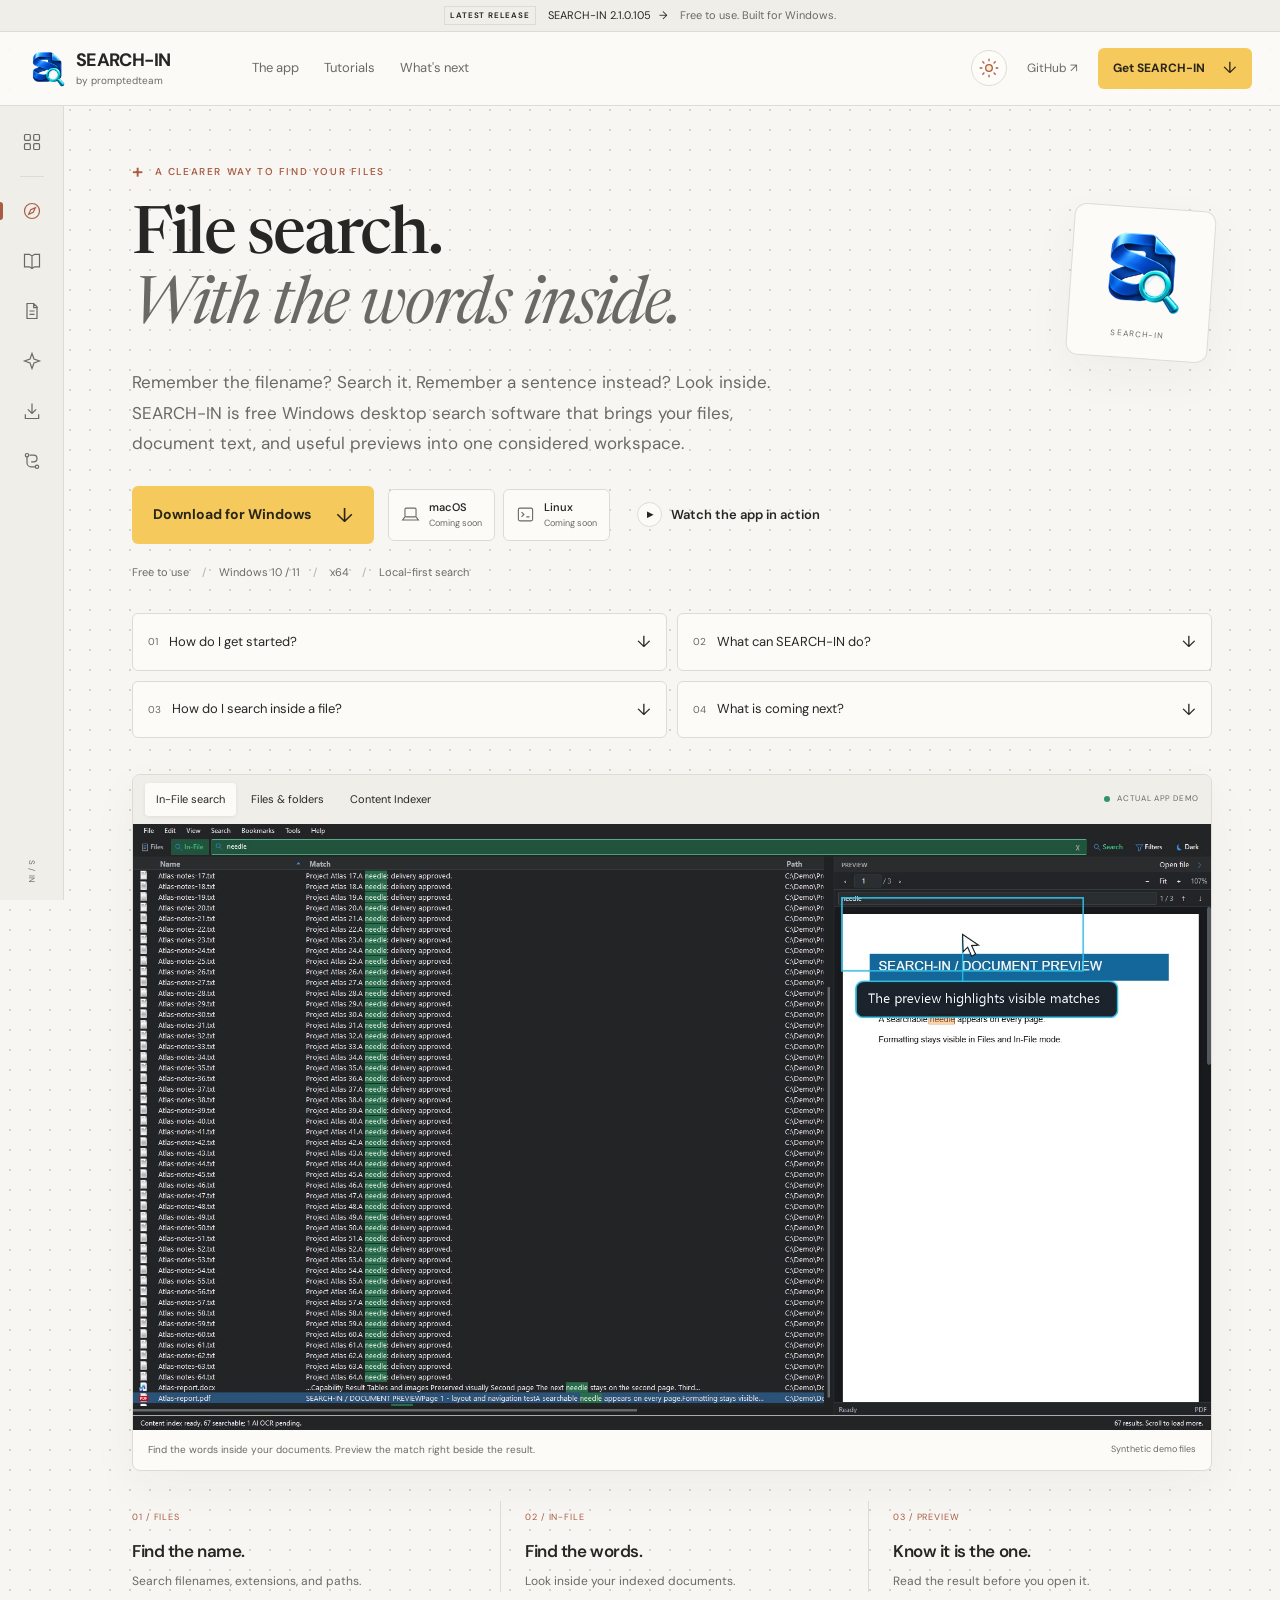
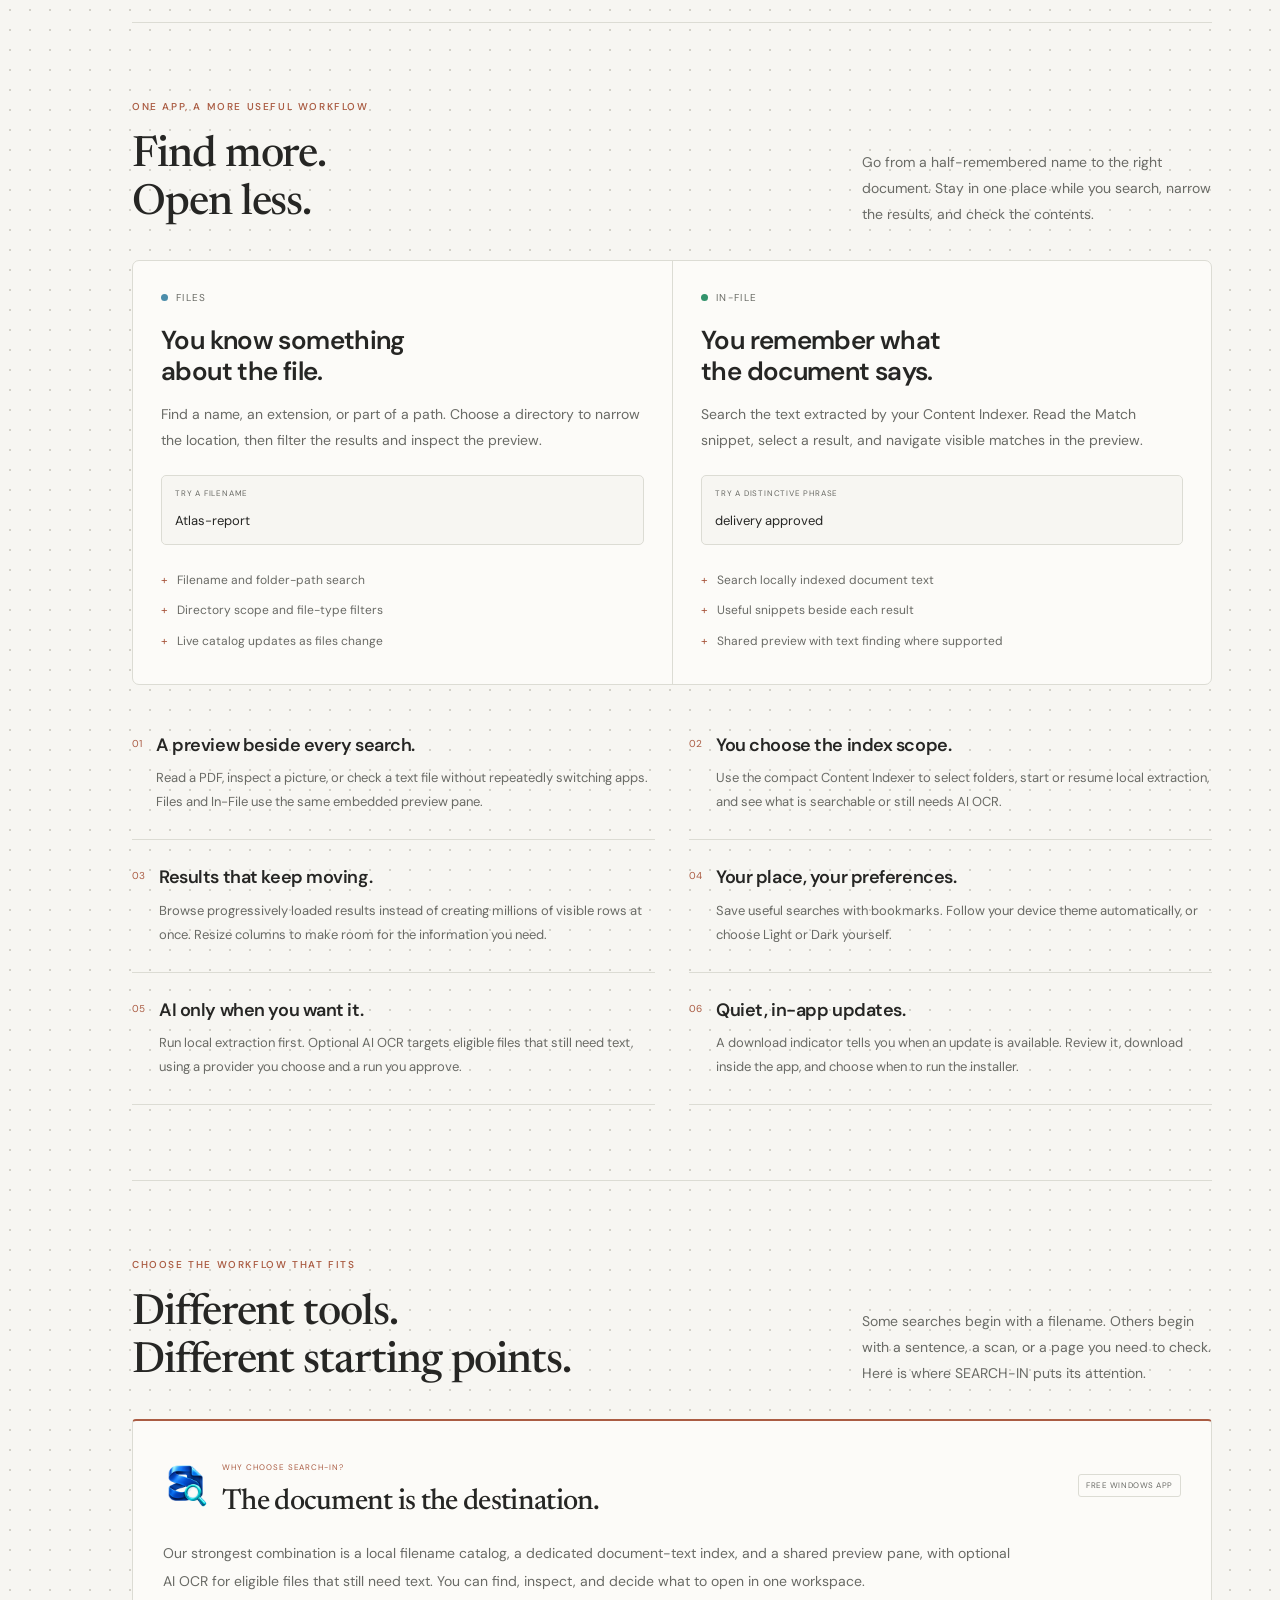
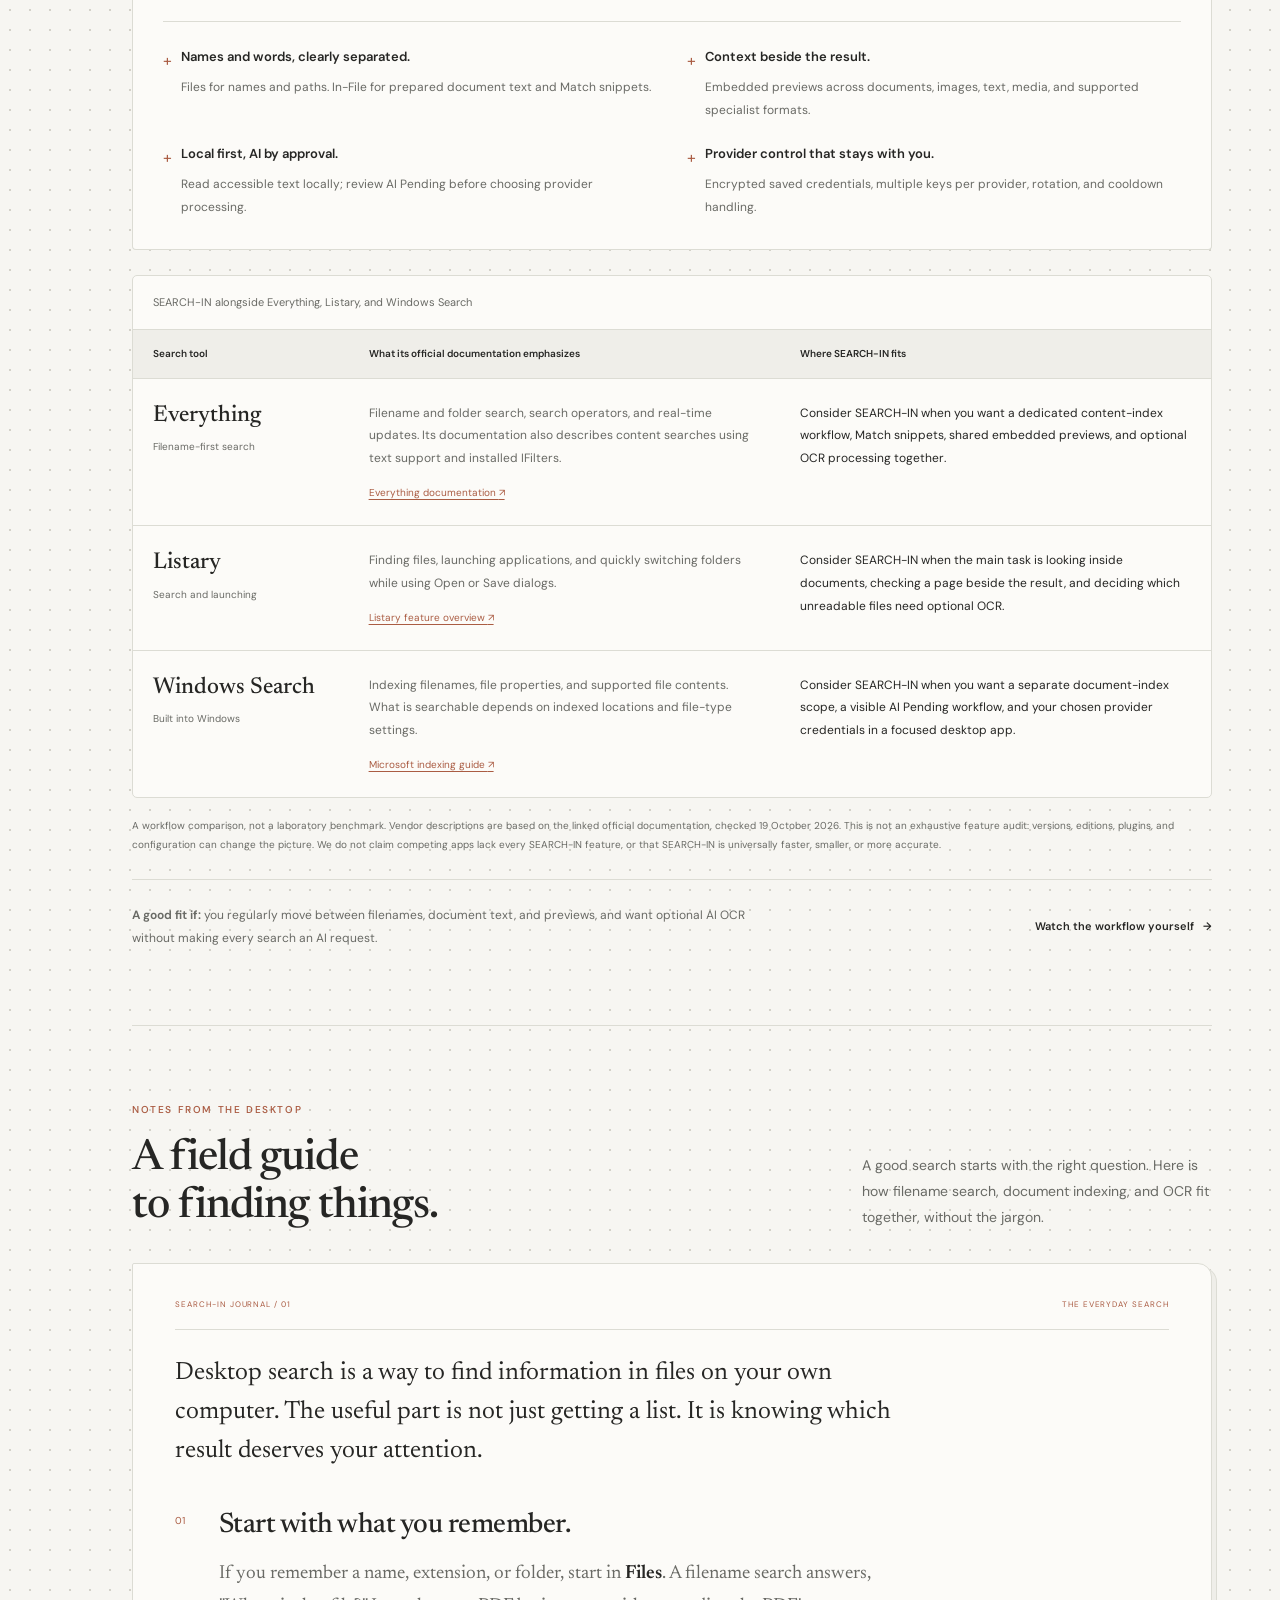
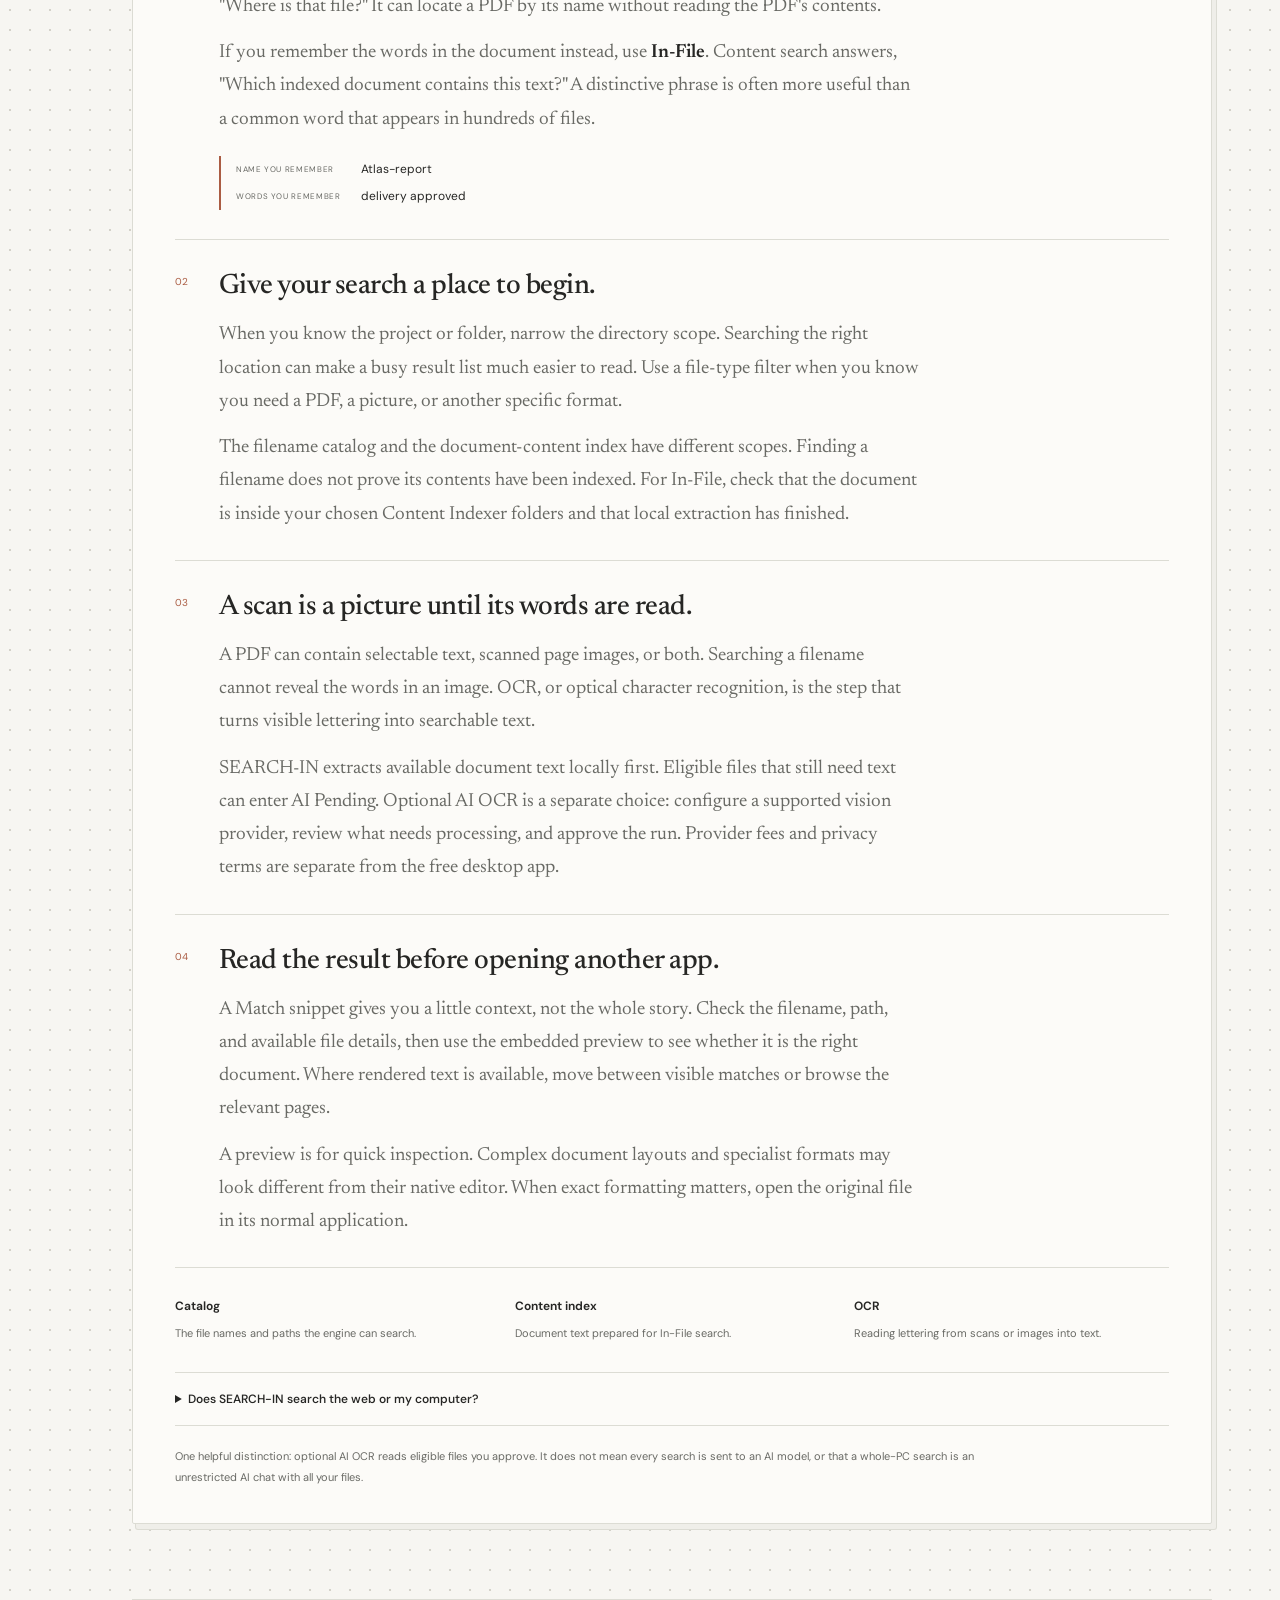
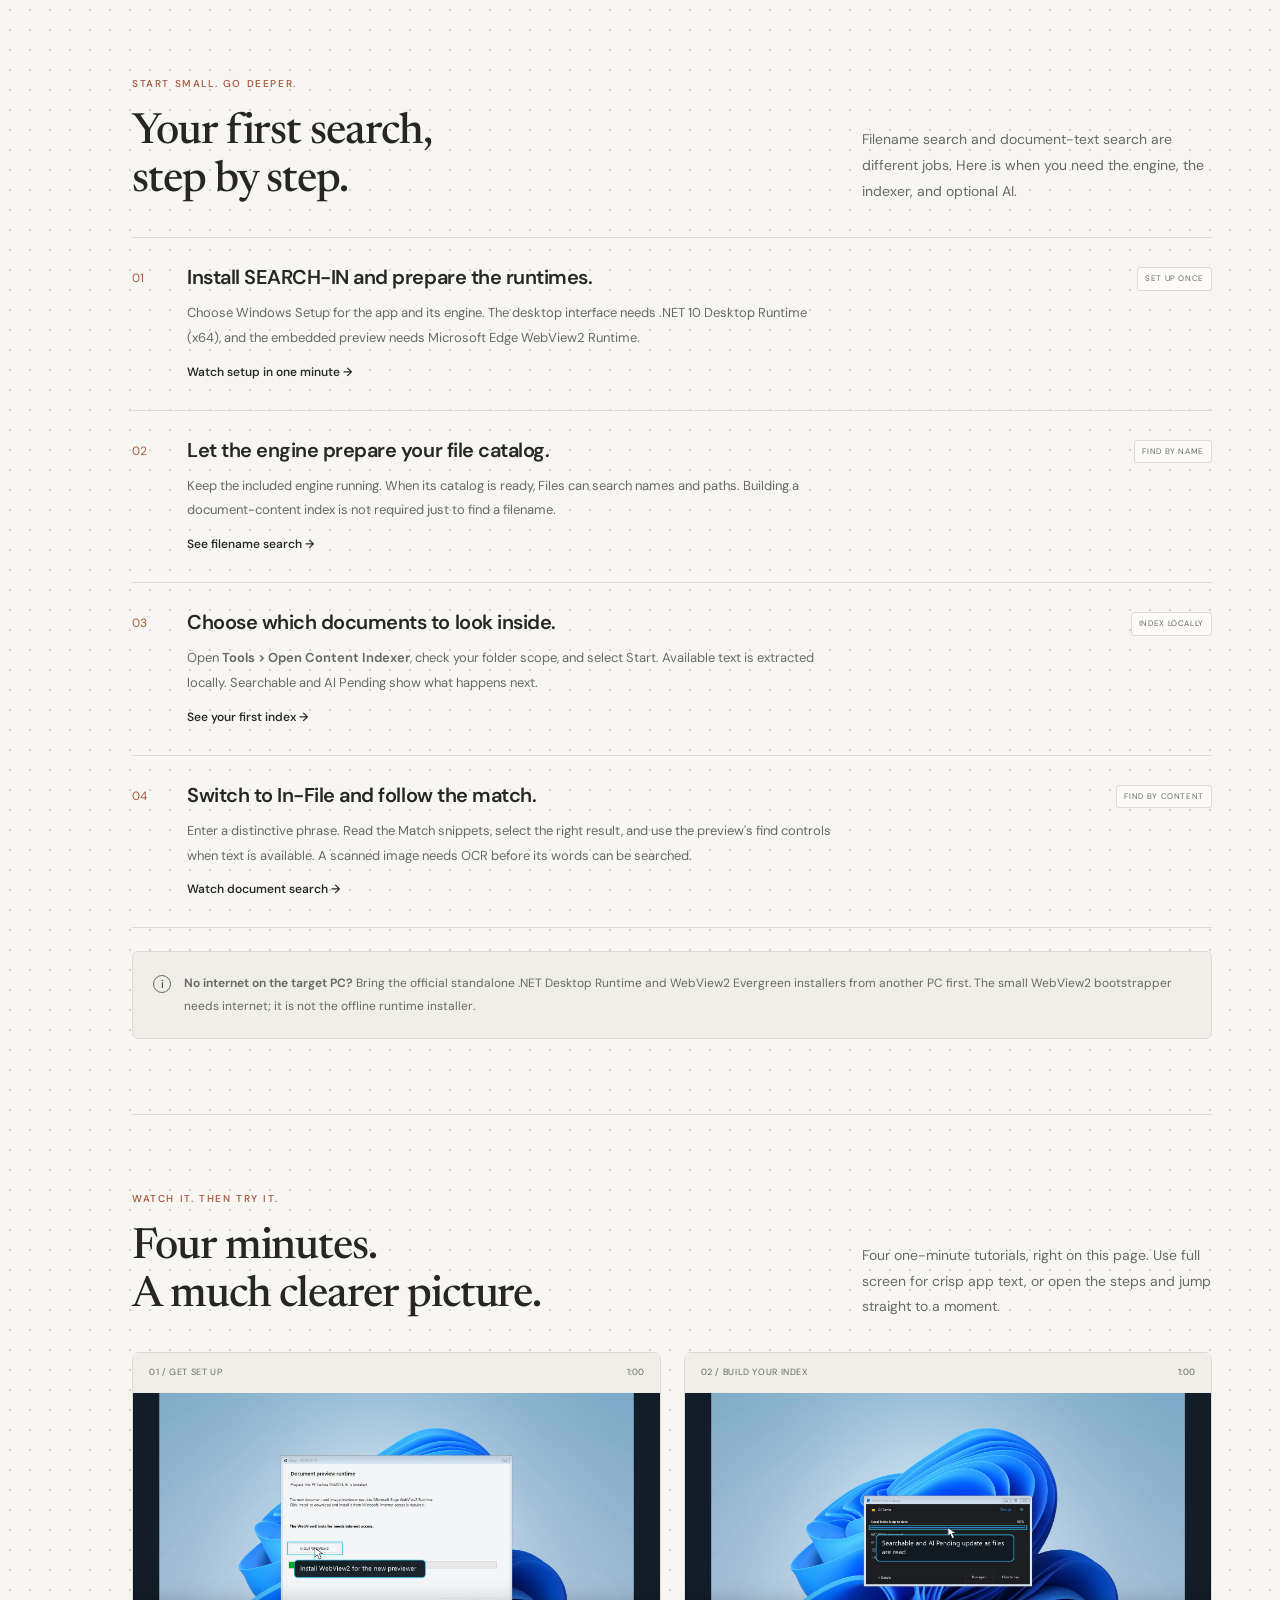
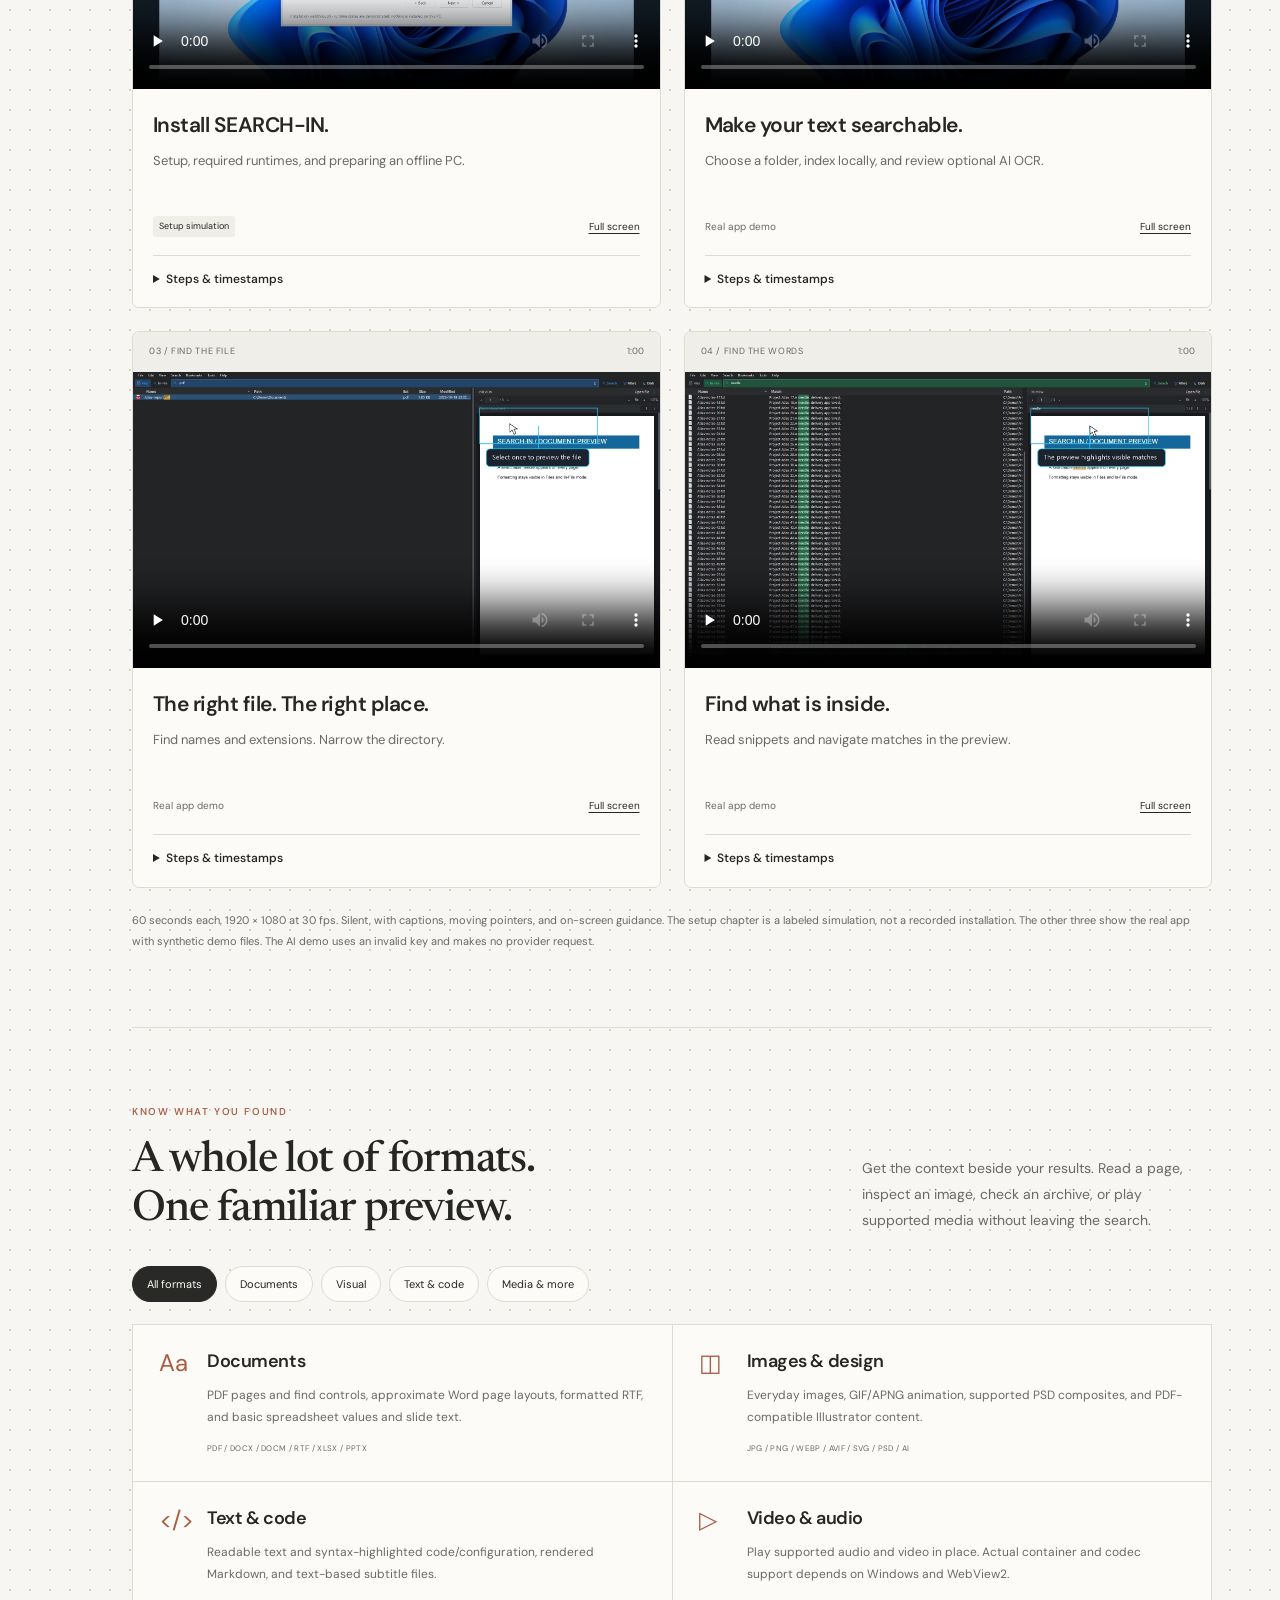
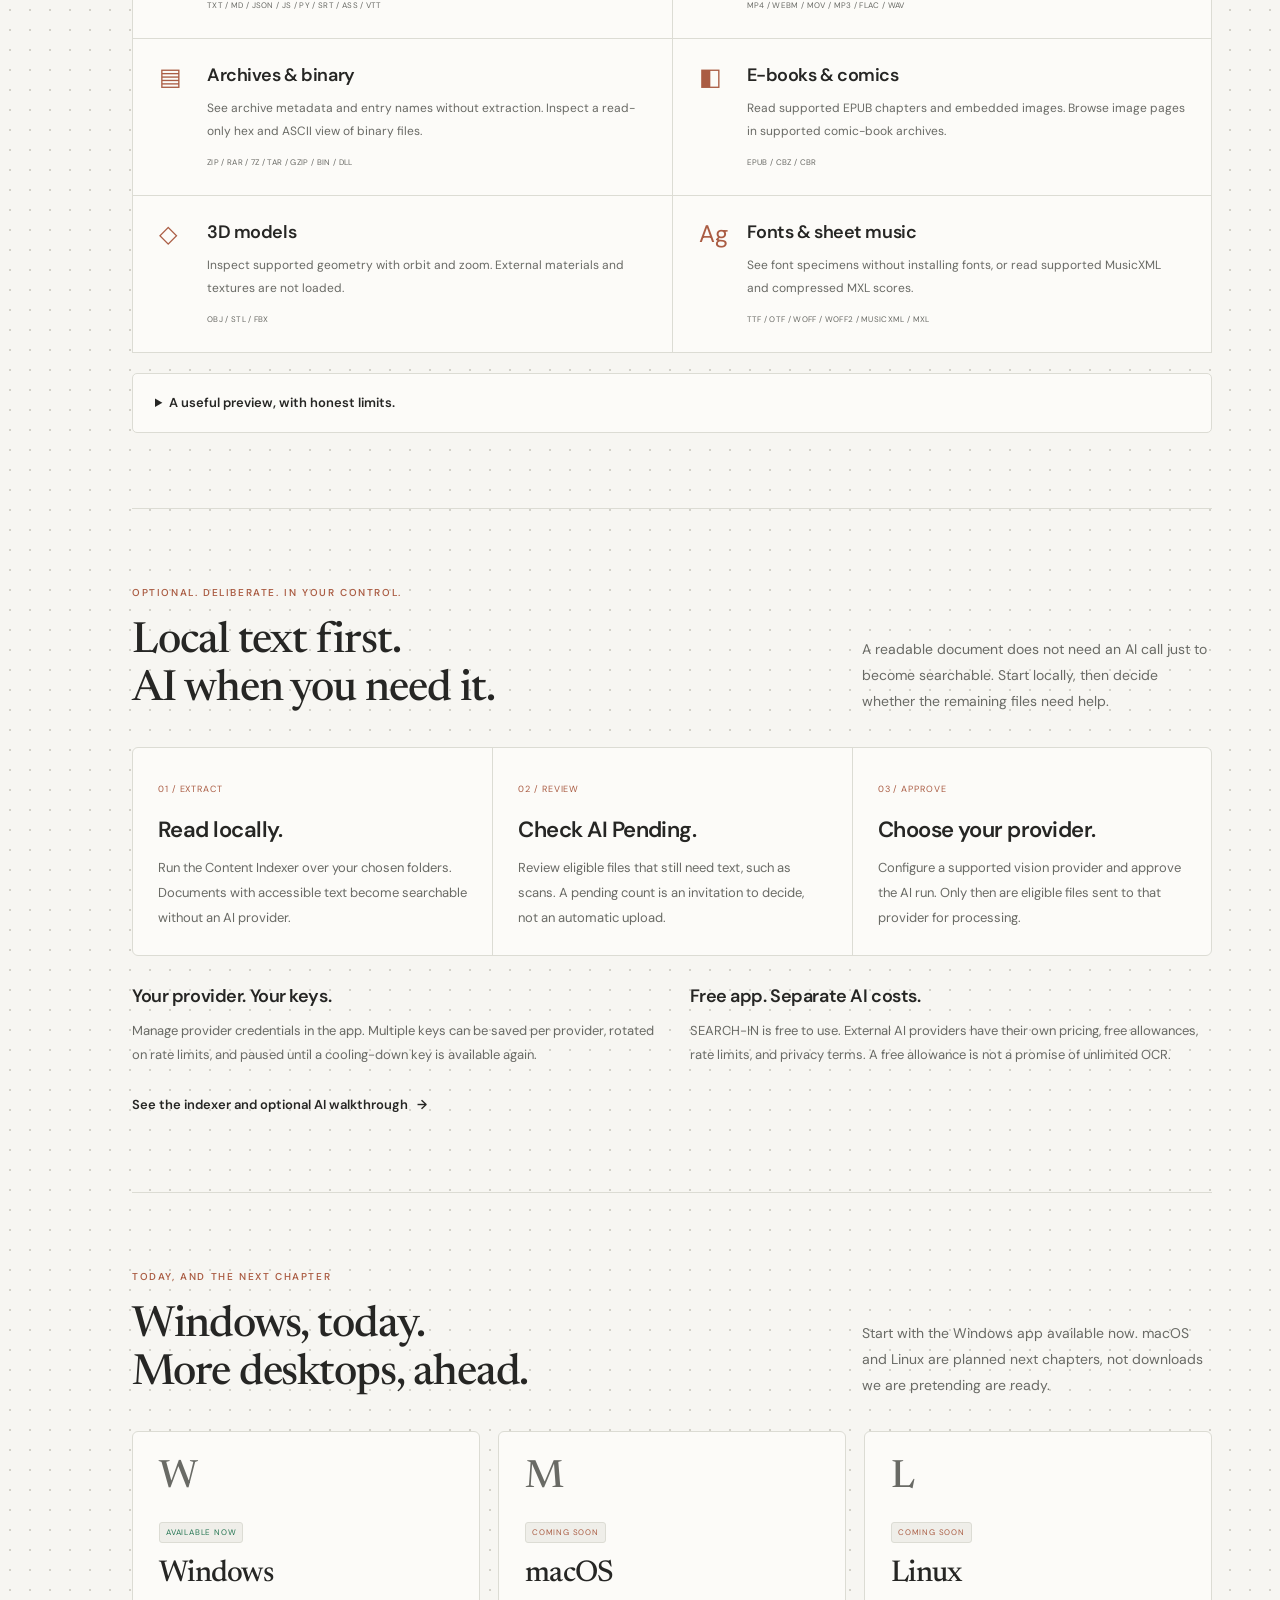
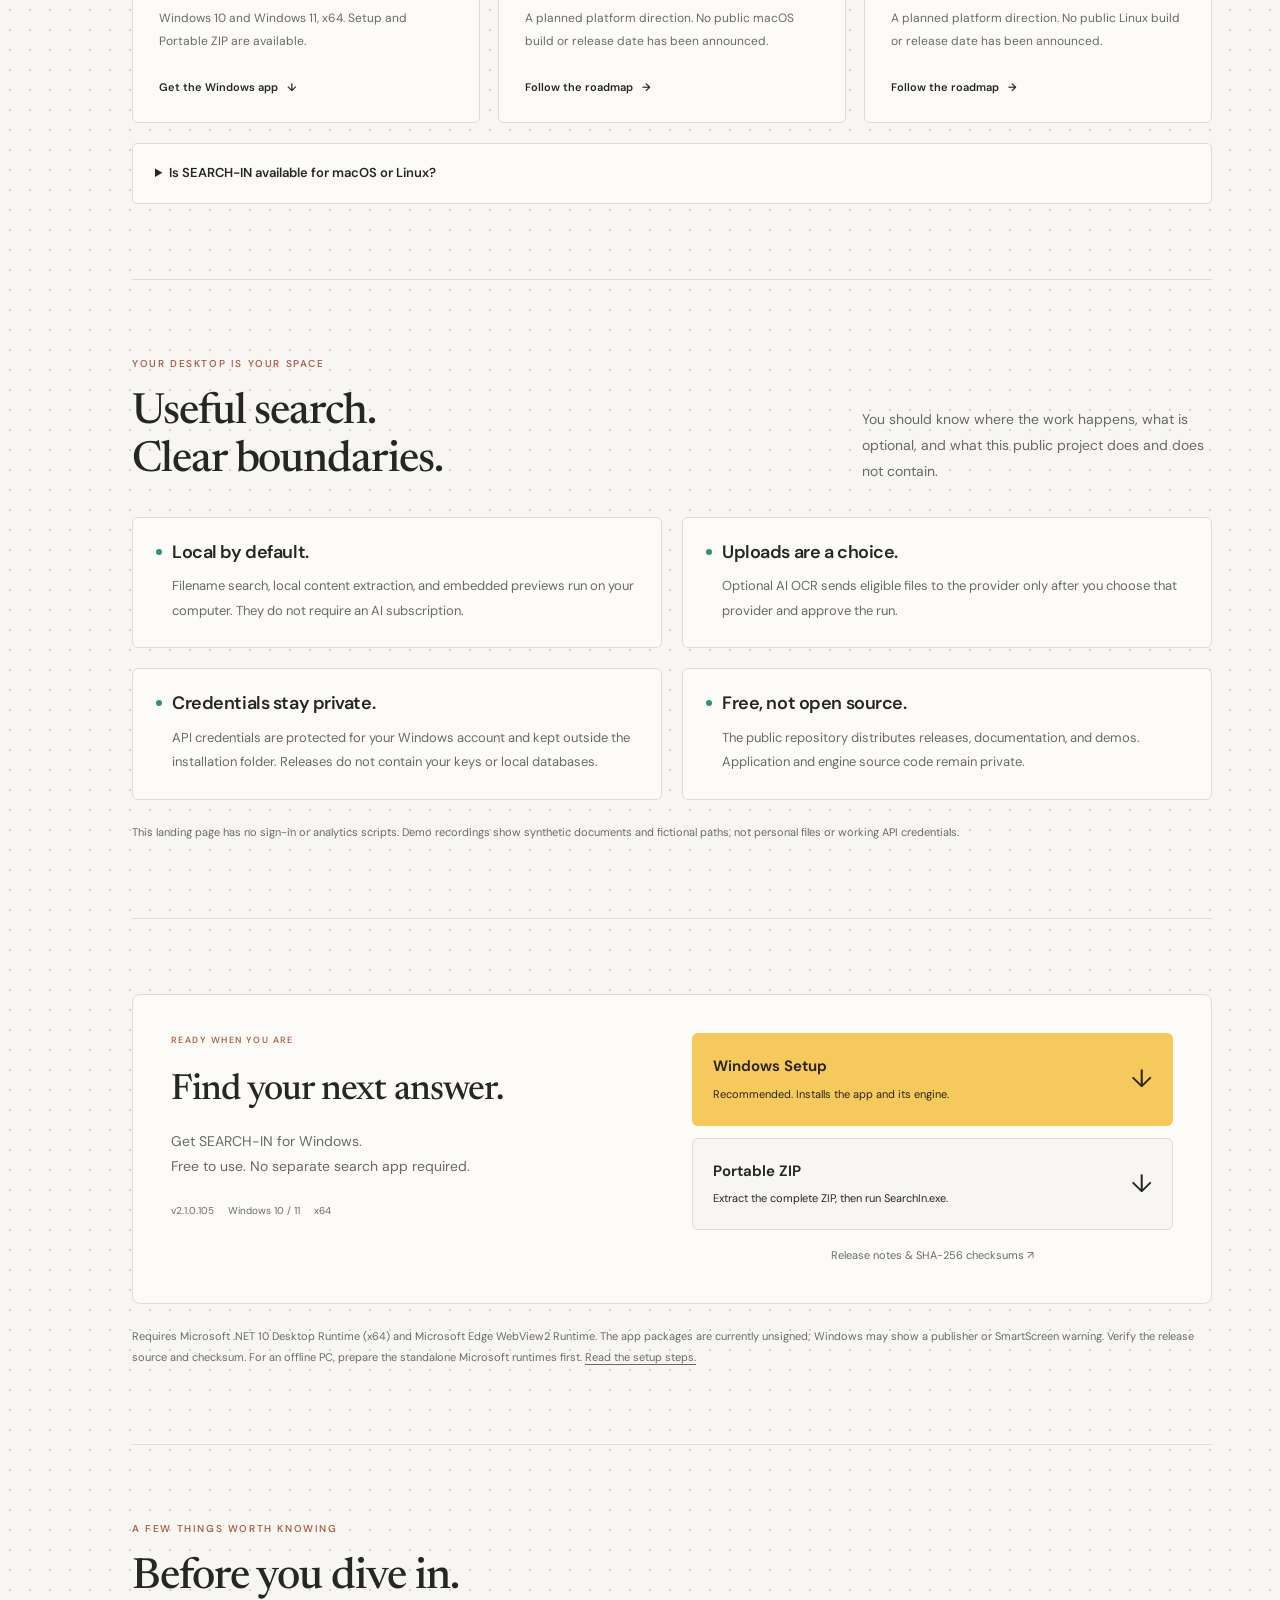
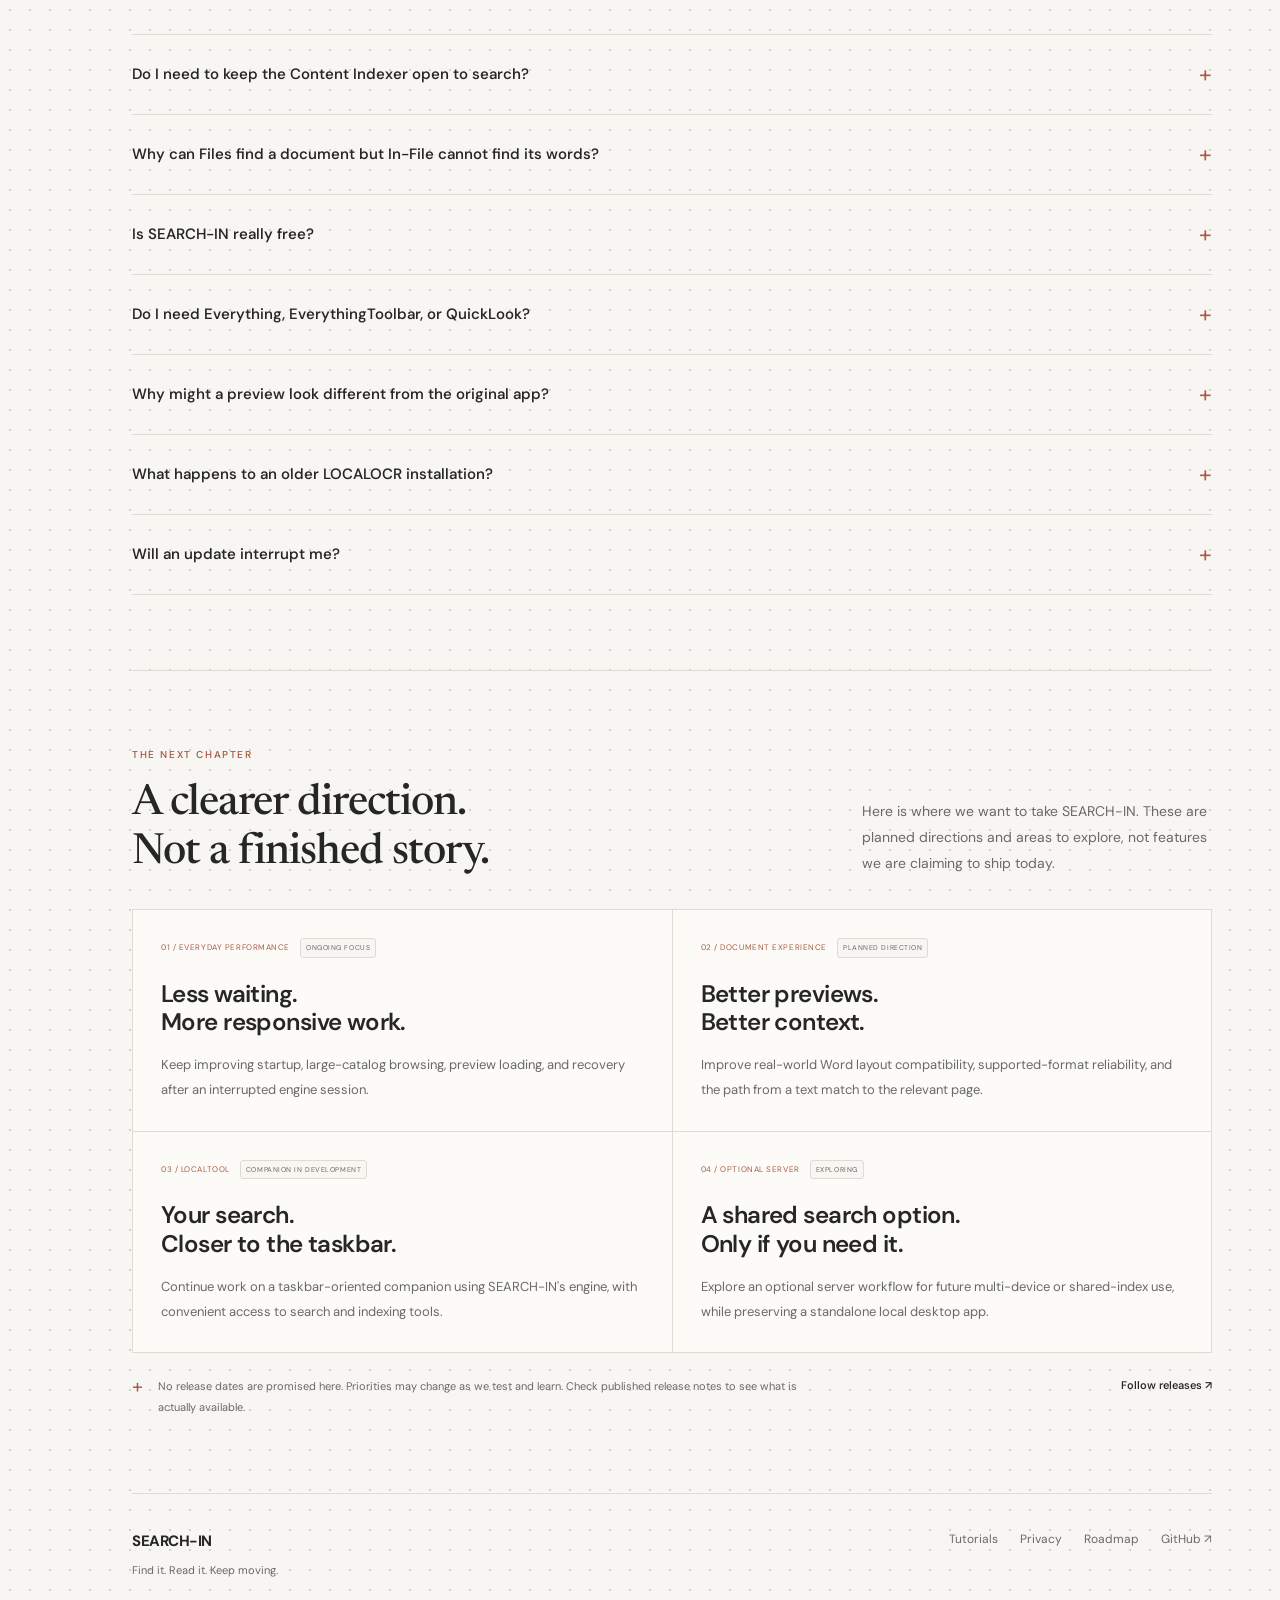
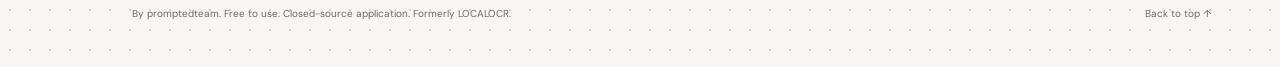
<file: docs/index.html>
<!doctype html>
<html lang="en">
<head>
  <meta charset="utf-8">
  <meta name="viewport" content="width=device-width, initial-scale=1">
  <meta name="description" content="Find files and search text inside documents with SEARCH-IN, free Windows desktop search software with local indexing, previews, and optional AI OCR.">
  <meta name="robots" content="index,follow,max-image-preview:large,max-snippet:-1,max-video-preview:-1">
  <meta name="author" content="promptedteam">
  <meta name="theme-color" content="#f7f6f2">
  <meta property="og:title" content="SEARCH-IN | Free Windows File Search &amp; Document Search">
  <meta property="og:description" content="Free Windows file search, document content search, rich previews, and optional AI OCR. Find your next answer without opening every file.">
  <meta property="og:type" content="website">
  <meta property="og:url" content="https://searchin.pages.dev/">
  <meta property="og:image" content="https://searchin.pages.dev/tutorials/posters/04-in-file-and-preview.jpg">
  <meta property="og:image:alt" content="SEARCH-IN desktop search showing indexed text results and a document preview with synthetic demo files.">
  <meta property="og:image:width" content="1920">
  <meta property="og:image:height" content="1080">
  <meta property="og:site_name" content="SEARCH-IN">
  <meta property="og:locale" content="en_US">
  <meta name="twitter:card" content="summary_large_image">
  <meta name="twitter:title" content="SEARCH-IN | Free Windows File Search &amp; Document Search">
  <meta name="twitter:description" content="Search filenames, find words inside indexed documents, and preview results. Free Windows software. macOS and Linux coming soon.">
  <meta name="twitter:image" content="https://searchin.pages.dev/tutorials/posters/04-in-file-and-preview.jpg">
  <meta name="twitter:image:alt" content="SEARCH-IN file search and embedded document preview.">
  <link rel="canonical" href="https://searchin.pages.dev/">
  <link rel="icon" href="assets/search-in-mark.png" type="image/png">
  <link rel="preload" href="assets/fonts/dm-sans.ttf" as="font" type="font/ttf" crossorigin>
  <link rel="preload" href="assets/fonts/newsreader-latin.woff2" as="font" type="font/woff2" crossorigin>
  <link rel="alternate" type="text/plain" href="llms.txt" title="Machine-readable SEARCH-IN overview">
  <link rel="stylesheet" href="assets/site.css?v=20261020-platforms-compare">
  <script src="assets/theme.js?v=20261020-paper-icons"></script>
  <script src="assets/site.js?v=20261020-paper-icons" defer></script>
  <script type="application/ld+json" id="searchin-structured-data">
  {
    "@context": "https://schema.org",
    "@graph": [
      {"@type":"Organization","@id":"https://searchin.pages.dev/#publisher","name":"promptedteam","url":"https://github.com/promptedteam","logo":"https://searchin.pages.dev/assets/search-in-mark.png"},
      {"@type":"WebSite","@id":"https://searchin.pages.dev/#website","name":"SEARCH-IN","alternateName":"SEARCH-IN desktop search","url":"https://searchin.pages.dev/","inLanguage":"en","publisher":{"@id":"https://searchin.pages.dev/#publisher"}},
      {"@type":"WebPage","@id":"https://searchin.pages.dev/#webpage","url":"https://searchin.pages.dev/","name":"SEARCH-IN | Free Windows File Search & Document Search","description":"Free Windows desktop search software for filenames, indexed document text, embedded previews, and optional AI OCR.","inLanguage":"en","isPartOf":{"@id":"https://searchin.pages.dev/#website"},"about":{"@id":"https://searchin.pages.dev/#application"},"mainEntity":{"@id":"https://searchin.pages.dev/#application"},"publisher":{"@id":"https://searchin.pages.dev/#publisher"}},
      {
        "@type":"SoftwareApplication",
        "@id":"https://searchin.pages.dev/#application",
        "name":"SEARCH-IN",
        "alternateName":"LOCALOCR",
        "url":"https://searchin.pages.dev/",
        "description":"Free, closed-source Windows desktop search software. Find filenames and paths, search indexed document text, preview supported files, and optionally use approved AI OCR runs for eligible files that still need text.",
        "applicationCategory":"UtilitiesApplication",
        "applicationSubCategory":"Desktop search and document search software",
        "operatingSystem":"Windows 10, Windows 11",
        "processorRequirements":"x64",
        "softwareVersion":"2.1.0.105",
        "softwareRequirements":"Microsoft .NET 10 Desktop Runtime (x64); Microsoft Edge WebView2 Runtime",
        "isAccessibleForFree":true,
        "offers":{"@type":"Offer","price":"0","priceCurrency":"USD","url":"https://searchin.pages.dev/#download","description":"The desktop application is free to use. Optional third-party AI provider usage may incur separate fees."},
        "downloadUrl":"https://github.com/promptedteam/searchin/releases/download/2.1.0.105/SEARCH-IN-2.1.0.105-Setup.exe",
        "installUrl":"https://searchin.pages.dev/#start",
        "releaseNotes":"https://github.com/promptedteam/searchin/releases/tag/2.1.0.105",
        "screenshot":"https://searchin.pages.dev/tutorials/posters/04-in-file-and-preview.jpg",
        "image":"https://searchin.pages.dev/assets/search-in-mark.png",
        "publisher":{"@id":"https://searchin.pages.dev/#publisher"},
        "sameAs":"https://github.com/promptedteam/searchin",
        "featureList":["Filename and path search","Directory scope and file-type filters","Search inside locally indexed documents","Embedded document and file previews","Optional user-approved AI OCR","Encrypted provider credential storage","Multiple API keys per provider","In-app update downloads"]
      },
      {
        "@type":"FAQPage",
        "@id":"https://searchin.pages.dev/#questions",
        "isPartOf":{"@id":"https://searchin.pages.dev/#webpage"},
        "mainEntity":[
          {"@type":"Question","name":"Is SEARCH-IN really free?","acceptedAnswer":{"@type":"Answer","text":"Yes, SEARCH-IN is free to use. It is a closed-source application, not an open-source project. Optional third-party AI providers may charge for their services or apply usage limits."}},
          {"@type":"Question","name":"Does SEARCH-IN search the web or my computer?","acceptedAnswer":{"@type":"Answer","text":"SEARCH-IN is desktop search software for your local files. Files searches names and paths; In-File searches text prepared by the Content Indexer. It is not a web search engine or a browser extension."}},
          {"@type":"Question","name":"Is SEARCH-IN available for macOS or Linux?","acceptedAnswer":{"@type":"Answer","text":"macOS and Linux are coming soon as planned platform directions. Only Windows 10 and Windows 11 x64 downloads are available today. There is no announced release date for either new platform."}},
          {"@type":"Question","name":"Do I need to keep the Content Indexer open to search?","acceptedAnswer":{"@type":"Answer","text":"You need the engine running to use its search catalog. The Content Indexer prepares document text; its window does not need to stay open just to search content that has already been indexed."}}
        ]
      }
    ]
  }
  </script>
  <title>SEARCH-IN | Free Windows File Search &amp; Document Search</title>
</head>
<body>
  <a class="skip-link" href="#main">Skip to content</a>
  <svg class="icon-definitions" aria-hidden="true" focusable="false" xmlns="http://www.w3.org/2000/svg"><defs>
    <symbol id="icon-grid" viewBox="0 0 24 24"><rect x="3" y="3" width="7" height="7" rx="1.3"/><rect x="14" y="3" width="7" height="7" rx="1.3"/><rect x="3" y="14" width="7" height="7" rx="1.3"/><rect x="14" y="14" width="7" height="7" rx="1.3"/></symbol>
    <symbol id="icon-compass" viewBox="0 0 24 24"><circle cx="12" cy="12" r="9"/><path d="m16 8-2.5 5.5L8 16l2.5-5.5Z"/></symbol>
    <symbol id="icon-book" viewBox="0 0 24 24"><path d="M3 4h6l3 2 3-2h6v15h-6l-3 2-3-2H3Z M12 6v15"/></symbol>
    <symbol id="icon-file" viewBox="0 0 24 24"><path d="M6 3h8l4 4v14H6Z M14 3v5h5 M9 12h6 M9 16h6"/></symbol>
    <symbol id="icon-spark" viewBox="0 0 24 24"><path d="m12 3 2.4 6.6L21 12l-6.6 2.4L12 21l-2.4-6.6L3 12l6.6-2.4Z"/></symbol>
    <symbol id="icon-download" viewBox="0 0 24 24"><path d="M12 3v12m-5-5 5 5 5-5 M4 16v5h16v-5"/></symbol>
    <symbol id="icon-route" viewBox="0 0 24 24"><circle cx="6" cy="5" r="2"/><circle cx="18" cy="19" r="2"/><path d="M6 7v7a5 5 0 0 0 5 5h5 M9 5h5a4 4 0 0 1 0 8h-3"/></symbol>
    <symbol id="icon-chevron" viewBox="0 0 24 24"><path d="m9 5 7 7-7 7"/></symbol>
    <symbol id="icon-close" viewBox="0 0 24 24"><path d="m6 6 12 12M18 6 6 18"/></symbol>
    <symbol id="icon-laptop" viewBox="0 0 24 24"><rect x="5" y="4" width="14" height="11" rx="1.5"/><path d="m5 15-3 4h20l-3-4M9 19h6"/></symbol>
    <symbol id="icon-terminal" viewBox="0 0 24 24"><rect x="3" y="4" width="18" height="16" rx="2"/><path d="m7 9 3 3-3 3m6 0h4"/></symbol>
  </defs></svg>
  <div class="announcement"><span class="new-label">LATEST RELEASE</span><a href="https://github.com/promptedteam/searchin/releases/tag/2.1.0.105">SEARCH-IN 2.1.0.105 <span aria-hidden="true">&rarr;</span></a><span class="announcement-note">Free to use. Built for Windows.</span></div>
  <header class="site-header">
    <a class="brand" href="#showcase" aria-label="SEARCH-IN, back to top"><img src="assets/search-in-mark.png" width="38" height="38" alt=""><span>SEARCH-IN<span class="brand-by">by promptedteam</span></span></a>
    <nav class="header-nav" aria-label="Primary"><a href="#features">The app</a><a href="#guides">Tutorials</a><a href="#roadmap">What's next</a></nav>
    <div class="header-actions"><button class="theme-toggle" type="button" data-theme-toggle aria-label="Switch color theme"><svg class="theme-icon" viewBox="0 0 24 24" aria-hidden="true" focusable="false"><g class="theme-sun"><circle cx="12" cy="12" r="3.6"/><path d="M12 2.4v1.8M12 19.8v1.8M2.4 12h1.8m15.6 0h1.8M5.2 5.2l1.3 1.3m11 11 1.3 1.3M5.2 18.8l1.3-1.3m11-11 1.3-1.3"/></g><g class="theme-moon"><path class="moon-crescent" d="M19.8 15.4A8.2 8.2 0 0 1 8.6 4.2a8.3 8.3 0 1 0 11.2 11.2Z"/><path class="moon-star" d="M17.8 2.8v4m-2-2h4"/><circle class="moon-star" cx="21" cy="10" r=".65"/></g></svg></button><a class="github-link" href="https://github.com/promptedteam/searchin">GitHub <span aria-hidden="true">&#8599;</span></a><a class="button button-small" href="#download">Get SEARCH-IN <span aria-hidden="true">&darr;</span></a></div>
  </header>
  <nav class="icon-rail" aria-label="Section menu shortcuts">
    <button type="button" class="rail-button menu-toggle" data-menu-toggle data-tip="Open menu" aria-controls="section-sidebar" aria-expanded="false" aria-label="Open navigation"><svg aria-hidden="true"><use href="#icon-grid"/></svg></button>
    <span class="rail-divider"></span>
    <button type="button" class="rail-button is-active" data-menu-group="explore" data-tip="Explore" aria-controls="section-sidebar" aria-expanded="false" aria-label="Open explore menu"><svg aria-hidden="true"><use href="#icon-compass"/></svg></button>
    <button type="button" class="rail-button" data-menu-group="learn" data-tip="Search &amp; tutorials" aria-controls="section-sidebar" aria-expanded="false" aria-label="Open search and tutorials menu"><svg aria-hidden="true"><use href="#icon-book"/></svg></button>
    <button type="button" class="rail-button" data-menu-group="formats" data-tip="Previews" aria-controls="section-sidebar" aria-expanded="false" aria-label="Open previews menu"><svg aria-hidden="true"><use href="#icon-file"/></svg></button>
    <button type="button" class="rail-button" data-menu-group="ai" data-tip="Optional AI" aria-controls="section-sidebar" aria-expanded="false" aria-label="Open optional AI menu"><svg aria-hidden="true"><use href="#icon-spark"/></svg></button>
    <button type="button" class="rail-button" data-menu-group="download" data-tip="Downloads" aria-controls="section-sidebar" aria-expanded="false" aria-label="Open downloads menu"><svg aria-hidden="true"><use href="#icon-download"/></svg></button>
    <button type="button" class="rail-button" data-menu-group="future" data-tip="What's next" aria-controls="section-sidebar" aria-expanded="false" aria-label="Open roadmap menu"><svg aria-hidden="true"><use href="#icon-route"/></svg></button>
    <span class="rail-bottom-label" aria-hidden="true">S / IN</span>
  </nav>
  <button type="button" class="nav-backdrop" data-menu-backdrop aria-label="Close section navigation" tabindex="-1" hidden></button>
  <aside id="section-sidebar" class="sidebar" aria-label="SEARCH-IN navigation" inert>
    <div class="sidebar-heading"><div><strong>A little direction.</strong><span>Everything, on one page.</span></div><button type="button" data-menu-close aria-label="Close navigation"><svg aria-hidden="true"><use href="#icon-close"/></svg></button></div>
    <div class="sidebar-label">YOUR SEARCH-IN FIELD GUIDE</div>
    <details class="nav-group" data-group="explore" open><summary><svg aria-hidden="true"><use href="#icon-compass"/></svg> Explore <svg class="chevron" aria-hidden="true"><use href="#icon-chevron"/></svg></summary><nav aria-label="Explore SEARCH-IN"><a class="side-link is-active" data-section="showcase" href="#showcase">Overview</a><a class="side-link" data-section="features" href="#features">What SEARCH-IN does</a><a class="side-link" data-section="compare" href="#compare">Compare search apps</a><a class="side-link" data-section="privacy" href="#privacy">Privacy &amp; control</a></nav></details>
    <details class="nav-group" data-group="learn"><summary><svg aria-hidden="true"><use href="#icon-book"/></svg> Search &amp; learn <svg class="chevron" aria-hidden="true"><use href="#icon-chevron"/></svg></summary><nav aria-label="Learn search"><a class="side-link" data-section="search-guide" href="#search-guide">How desktop search works</a><a class="side-link" href="#filename-search">Filename vs. content search</a><a class="side-link" href="#search-scope">Choosing the right folder</a><a class="side-link" href="#searchable-scans">Searching scanned documents</a><a class="side-link" data-section="start" href="#start">Set up your first search</a></nav><details class="nav-subgroup"><summary>Four video tutorials <span>04</span></summary><nav aria-label="Video tutorial chapters"><a class="side-link" data-section="guides" href="#guides">All tutorials</a><a class="side-link" href="#01-installation-walkthrough">01 / Install SEARCH-IN</a><a class="side-link" href="#02-first-index-and-ai">02 / Index &amp; optional AI</a><a class="side-link" href="#03-files-and-folders">03 / Find files &amp; folders</a><a class="side-link" href="#04-in-file-and-preview">04 / Search inside files</a></nav></details></details>
    <details class="nav-group" data-group="formats"><summary><svg aria-hidden="true"><use href="#icon-file"/></svg> Preview files <svg class="chevron" aria-hidden="true"><use href="#icon-chevron"/></svg></summary><nav aria-label="File previews"><a class="side-link" data-section="previews" href="#previews">Supported preview formats</a><a class="side-link" href="#preview-limits">Compatibility &amp; limits</a></nav></details>
    <details class="nav-group" data-group="ai"><summary><svg aria-hidden="true"><use href="#icon-spark"/></svg> Optional AI OCR <svg class="chevron" aria-hidden="true"><use href="#icon-chevron"/></svg></summary><nav aria-label="AI OCR guidance"><a class="side-link" data-section="ai-ocr" href="#ai-ocr">Local first, AI by choice</a><a class="side-link" href="#02-first-index-and-ai">Indexer walkthrough</a></nav></details>
    <details class="nav-group" data-group="download"><summary><svg aria-hidden="true"><use href="#icon-download"/></svg> Get the app <svg class="chevron" aria-hidden="true"><use href="#icon-chevron"/></svg></summary><nav aria-label="Downloads and help"><a class="side-link" data-section="download" href="#download">Windows downloads</a><a class="side-link" data-section="platforms" href="#platforms">macOS &amp; Linux coming soon</a><a class="side-link" data-section="questions" href="#questions">Common questions</a></nav></details>
    <details class="nav-group" data-group="future"><summary><svg aria-hidden="true"><use href="#icon-route"/></svg> The next chapter <svg class="chevron" aria-hidden="true"><use href="#icon-chevron"/></svg></summary><nav aria-label="Future plans"><a class="side-link" data-section="roadmap" href="#roadmap">The roadmap</a><a class="side-link" href="#platforms">Future platforms</a></nav></details>
    <div class="sidebar-note"><span class="status-dot"></span> Free, not open source.<p>The app is yours to use.<br>The source stays private.</p><a href="https://github.com/promptedteam/searchin/stargazers">Support with a star <span aria-hidden="true">&#9734;</span></a></div>
    <div class="sidebar-bottom">FORMERLY LOCALOCR<span>Same project. A clearer name.</span></div>
  </aside>
  <main id="main" class="main-content">
    <section id="showcase" class="hero section-block">
      <div class="eyebrow"><span class="tiny-cross" aria-hidden="true">+</span> A CLEARER WAY TO FIND YOUR FILES</div>
      <div class="hero-heading"><div><h1>File search.<br><em>With the words inside.</em></h1><p class="hero-copy">Remember the filename? Search it. Remember a sentence instead? Look inside. SEARCH-IN is free Windows desktop search software that brings your files, document text, and useful previews into one considered workspace.</p></div><div class="hero-mark" aria-hidden="true"><img src="assets/search-in-mark.png" width="106" height="106" alt=""><span>SEARCH-IN</span></div></div>
      <div class="hero-actions">
        <div class="hero-downloads">
          <a class="button" href="https://github.com/promptedteam/searchin/releases/download/2.1.0.105/SEARCH-IN-2.1.0.105-Setup.exe">Download for Windows <span aria-hidden="true">&darr;</span></a>
          <div class="hero-platforms" role="group" aria-label="Planned desktop versions">
            <a class="platform-preview" href="#platforms"><svg aria-hidden="true"><use href="#icon-laptop"/></svg><span>macOS<small>Coming soon</small></span></a>
            <a class="platform-preview" href="#platforms"><svg aria-hidden="true"><use href="#icon-terminal"/></svg><span>Linux<small>Coming soon</small></span></a>
          </div>
        </div>
        <a class="text-link" href="#guides"><span class="play-circle" aria-hidden="true">&#9654;</span> Watch the app in action</a>
      </div>
      <div class="hero-facts"><span>Free to use</span><span>Windows 10 / 11</span><span>x64</span><span>Local-first search</span></div>
      <div class="jump-grid" aria-label="Where would you like to start?"><a href="#start"><span>01</span> How do I get started? <b aria-hidden="true">&darr;</b></a><a href="#features"><span>02</span> What can SEARCH-IN do? <b aria-hidden="true">&darr;</b></a><a href="#04-in-file-and-preview"><span>03</span> How do I search inside a file? <b aria-hidden="true">&darr;</b></a><a href="#roadmap"><span>04</span> What is coming next? <b aria-hidden="true">&darr;</b></a></div>
      <figure class="product-window"><div class="product-toolbar"><div class="product-tabs" role="tablist" aria-label="App screenshots"><button type="button" role="tab" aria-selected="true" aria-controls="app-shot-panel" id="shot-infile" tabindex="0" data-shot="infile">In-File search</button><button type="button" role="tab" aria-selected="false" aria-controls="app-shot-panel" id="shot-files" tabindex="-1" data-shot="files">Files &amp; folders</button><button type="button" role="tab" aria-selected="false" aria-controls="app-shot-panel" id="shot-index" tabindex="-1" data-shot="index">Content Indexer</button></div><span class="product-live"><span class="status-dot"></span> ACTUAL APP DEMO</span></div><div id="app-shot-panel" role="tabpanel" aria-labelledby="shot-infile"><img id="app-shot" src="tutorials/posters/04-in-file-and-preview.jpg" width="1920" height="1080" alt="SEARCH-IN searching indexed document text with matching results and an embedded PDF preview." fetchpriority="high"></div><figcaption><span id="app-shot-caption">Find the words inside your documents. Preview the match right beside the result.</span><span>Synthetic demo files</span></figcaption></figure>
      <div class="feature-strip"><div><span>01 / FILES</span><strong>Find the name.</strong><p>Search filenames, extensions, and paths.</p></div><div><span>02 / IN-FILE</span><strong>Find the words.</strong><p>Look inside your indexed documents.</p></div><div><span>03 / PREVIEW</span><strong>Know it is the one.</strong><p>Read the result before you open it.</p></div></div>
    </section>
    <section id="features" class="section-block">
      <div class="section-heading"><div><div class="eyebrow">ONE APP, A MORE USEFUL WORKFLOW</div><h2>Find more.<br>Open less.</h2></div><p>Go from a half-remembered name to the right document. Stay in one place while you search, narrow the results, and check the contents.</p></div>
      <div class="mode-comparison"><article><div class="mode-label"><span class="mode-dot blue"></span> FILES</div><h3>You know something<br>about the file.</h3><p>Find a name, an extension, or part of a path. Choose a directory to narrow the location, then filter the results and inspect the preview.</p><div class="example-query"><span>TRY A FILENAME</span><code>Atlas-report</code></div><ul><li>Filename and folder-path search</li><li>Directory scope and file-type filters</li><li>Live catalog updates as files change</li></ul></article><article><div class="mode-label"><span class="mode-dot green"></span> IN-FILE</div><h3>You remember what<br>the document says.</h3><p>Search the text extracted by your Content Indexer. Read the Match snippet, select a result, and navigate visible matches in the preview.</p><div class="example-query"><span>TRY A DISTINCTIVE PHRASE</span><code>delivery approved</code></div><ul><li>Search locally indexed document text</li><li>Useful snippets beside each result</li><li>Shared preview with text finding where supported</li></ul></article></div>
      <div class="detail-grid"><article><span class="detail-number">01</span><div><h3>A preview beside every search.</h3><p>Read a PDF, inspect a picture, or check a text file without repeatedly switching apps. Files and In-File use the same embedded preview pane.</p></div></article><article><span class="detail-number">02</span><div><h3>You choose the index scope.</h3><p>Use the compact Content Indexer to select folders, start or resume local extraction, and see what is searchable or still needs AI OCR.</p></div></article><article><span class="detail-number">03</span><div><h3>Results that keep moving.</h3><p>Browse progressively loaded results instead of creating millions of visible rows at once. Resize columns to make room for the information you need.</p></div></article><article><span class="detail-number">04</span><div><h3>Your place, your preferences.</h3><p>Save useful searches with bookmarks. Follow your device theme automatically, or choose Light or Dark yourself.</p></div></article><article><span class="detail-number">05</span><div><h3>AI only when you want it.</h3><p>Run local extraction first. Optional AI OCR targets eligible files that still need text, using a provider you choose and a run you approve.</p></div></article><article><span class="detail-number">06</span><div><h3>Quiet, in-app updates.</h3><p>A download indicator tells you when an update is available. Review it, download inside the app, and choose when to run the installer.</p></div></article></div>
    </section>
    <section id="compare" class="section-block comparison-section">
      <div class="section-heading"><div><div class="eyebrow">CHOOSE THE WORKFLOW THAT FITS</div><h2>Different tools.<br>Different starting points.</h2></div><p>Some searches begin with a filename. Others begin with a sentence, a scan, or a page you need to check. Here is where SEARCH-IN puts its attention.</p></div>
      <div class="comparison-spotlight"><div class="comparison-brand"><img src="assets/search-in-mark.png" width="50" height="50" alt=""><div><span>WHY CHOOSE SEARCH-IN?</span><h3>The document is the destination.</h3></div><span class="comparison-free">FREE WINDOWS APP</span></div><p>Our strongest combination is a local filename catalog, a dedicated document-text index, and a shared preview pane, with optional AI OCR for eligible files that still need text. You can find, inspect, and decide what to open in one workspace.</p><ul class="comparison-strengths"><li><strong>Names and words, clearly separated.</strong><span>Files for names and paths. In-File for prepared document text and Match snippets.</span></li><li><strong>Context beside the result.</strong><span>Embedded previews across documents, images, text, media, and supported specialist formats.</span></li><li><strong>Local first, AI by approval.</strong><span>Read accessible text locally; review AI Pending before choosing provider processing.</span></li><li><strong>Provider control that stays with you.</strong><span>Encrypted saved credentials, multiple keys per provider, rotation, and cooldown handling.</span></li></ul></div>
      <div class="comparison-table-wrap"><table class="comparison-table"><caption>SEARCH-IN alongside Everything, Listary, and Windows Search</caption><thead><tr><th scope="col">Search tool</th><th scope="col">What its official documentation emphasizes</th><th scope="col">Where SEARCH-IN fits</th></tr></thead><tbody><tr><th scope="row">Everything<span>Filename-first search</span></th><td>Filename and folder search, search operators, and real-time updates. Its documentation also describes content searches using text support and installed IFilters.<a href="https://www.voidtools.com/support/everything/searching/" target="_blank" rel="noopener noreferrer">Everything documentation <span aria-hidden="true">&#8599;</span></a></td><td>Consider SEARCH-IN when you want a dedicated content-index workflow, Match snippets, shared embedded previews, and optional OCR processing together.</td></tr><tr><th scope="row">Listary<span>Search and launching</span></th><td>Finding files, launching applications, and quickly switching folders while using Open or Save dialogs.<a href="https://www.listary.com/" target="_blank" rel="noopener noreferrer">Listary feature overview <span aria-hidden="true">&#8599;</span></a></td><td>Consider SEARCH-IN when the main task is looking inside documents, checking a page beside the result, and deciding which unreadable files need optional OCR.</td></tr><tr><th scope="row">Windows Search<span>Built into Windows</span></th><td>Indexing filenames, file properties, and supported file contents. What is searchable depends on indexed locations and file-type settings.<a href="https://support.microsoft.com/en-us/windows/experience/performance-optimization/search-indexing-in-windows" target="_blank" rel="noopener noreferrer">Microsoft indexing guide <span aria-hidden="true">&#8599;</span></a></td><td>Consider SEARCH-IN when you want a separate document-index scope, a visible AI Pending workflow, and your chosen provider credentials in a focused desktop app.</td></tr></tbody></table></div>
      <p class="comparison-method">A workflow comparison, not a laboratory benchmark. Vendor descriptions are based on the linked official documentation, checked 19 October 2026. This is not an exhaustive feature audit: versions, editions, plugins, and configuration can change the picture. We do not claim competing apps lack every SEARCH-IN feature, or that SEARCH-IN is universally faster, smaller, or more accurate.</p>
      <div class="comparison-bottom"><p><strong>A good fit if:</strong> you regularly move between filenames, document text, and previews, and want optional AI OCR without making every search an AI request.</p><a class="text-link" href="#guides">Watch the workflow yourself <span aria-hidden="true">&rarr;</span></a></div>
    </section>
    <section id="search-guide" class="section-block field-guide">
      <div class="section-heading"><div><div class="eyebrow">NOTES FROM THE DESKTOP</div><h2>A field guide<br>to finding things.</h2></div><p>A good search starts with the right question. Here is how filename search, document indexing, and OCR fit together, without the jargon.</p></div>
      <div class="paper-sheet">
        <div class="paper-heading"><span>SEARCH-IN JOURNAL / 01</span><span>THE EVERYDAY SEARCH</span></div>
        <p class="paper-intro">Desktop search is a way to find information in files on your own computer. The useful part is not just getting a list. It is knowing which result deserves your attention.</p>
        <article id="filename-search" class="field-note"><span class="field-number">01</span><div><h3>Start with what you remember.</h3><p>If you remember a name, extension, or folder, start in <strong>Files</strong>. A filename search answers, "Where is that file?" It can locate a PDF by its name without reading the PDF's contents.</p><p>If you remember the words in the document instead, use <strong>In-File</strong>. Content search answers, "Which indexed document contains this text?" A distinctive phrase is often more useful than a common word that appears in hundreds of files.</p><div class="search-example"><span>NAME YOU REMEMBER</span><code>Atlas-report</code><span>WORDS YOU REMEMBER</span><code>delivery approved</code></div></div></article>
        <article id="search-scope" class="field-note"><span class="field-number">02</span><div><h3>Give your search a place to begin.</h3><p>When you know the project or folder, narrow the directory scope. Searching the right location can make a busy result list much easier to read. Use a file-type filter when you know you need a PDF, a picture, or another specific format.</p><p>The filename catalog and the document-content index have different scopes. Finding a filename does not prove its contents have been indexed. For In-File, check that the document is inside your chosen Content Indexer folders and that local extraction has finished.</p></div></article>
        <article id="searchable-scans" class="field-note"><span class="field-number">03</span><div><h3>A scan is a picture until its words are read.</h3><p>A PDF can contain selectable text, scanned page images, or both. Searching a filename cannot reveal the words in an image. OCR, or optical character recognition, is the step that turns visible lettering into searchable text.</p><p>SEARCH-IN extracts available document text locally first. Eligible files that still need text can enter AI Pending. Optional AI OCR is a separate choice: configure a supported vision provider, review what needs processing, and approve the run. Provider fees and privacy terms are separate from the free desktop app.</p></div></article>
        <article class="field-note"><span class="field-number">04</span><div><h3>Read the result before opening another app.</h3><p>A Match snippet gives you a little context, not the whole story. Check the filename, path, and available file details, then use the embedded preview to see whether it is the right document. Where rendered text is available, move between visible matches or browse the relevant pages.</p><p>A preview is for quick inspection. Complex document layouts and specialist formats may look different from their native editor. When exact formatting matters, open the original file in its normal application.</p></div></article>
        <dl class="search-glossary"><div><dt>Catalog</dt><dd>The file names and paths the engine can search.</dd></div><div><dt>Content index</dt><dd>Document text prepared for In-File search.</dd></div><div><dt>OCR</dt><dd>Reading lettering from scans or images into text.</dd></div></dl>
        <details class="search-answer"><summary>Does SEARCH-IN search the web or my computer?</summary><p>SEARCH-IN is desktop search software for your local files. Files searches names and paths; In-File searches text prepared by the Content Indexer. It is not a web search engine or a browser extension.</p></details>
        <p class="paper-endnote">One helpful distinction: optional AI OCR reads eligible files you approve. It does not mean every search is sent to an AI model, or that a whole-PC search is an unrestricted AI chat with all your files.</p>
      </div>
    </section>
    <section id="start" class="section-block">
      <div class="section-heading"><div><div class="eyebrow">START SMALL. GO DEEPER.</div><h2>Your first search,<br>step by step.</h2></div><p>Filename search and document-text search are different jobs. Here is when you need the engine, the indexer, and optional AI.</p></div>
      <ol class="workflow"><li><span class="step-number">01</span><div><h3>Install SEARCH-IN and prepare the runtimes.</h3><p>Choose Windows Setup for the app and its engine. The desktop interface needs .NET 10 Desktop Runtime (x64), and the embedded preview needs Microsoft Edge WebView2 Runtime.</p><a href="#01-installation-walkthrough">Watch setup in one minute <span aria-hidden="true">&rarr;</span></a></div><span class="step-tag">SET UP ONCE</span></li><li><span class="step-number">02</span><div><h3>Let the engine prepare your file catalog.</h3><p>Keep the included engine running. When its catalog is ready, Files can search names and paths. Building a document-content index is not required just to find a filename.</p><a href="#03-files-and-folders">See filename search <span aria-hidden="true">&rarr;</span></a></div><span class="step-tag">FIND BY NAME</span></li><li><span class="step-number">03</span><div><h3>Choose which documents to look inside.</h3><p>Open <strong>Tools &gt; Open Content Indexer</strong>, check your folder scope, and select Start. Available text is extracted locally. Searchable and AI Pending show what happens next.</p><a href="#02-first-index-and-ai">See your first index <span aria-hidden="true">&rarr;</span></a></div><span class="step-tag">INDEX LOCALLY</span></li><li><span class="step-number">04</span><div><h3>Switch to In-File and follow the match.</h3><p>Enter a distinctive phrase. Read the Match snippets, select the right result, and use the preview's find controls when text is available. A scanned image needs OCR before its words can be searched.</p><a href="#04-in-file-and-preview">Watch document search <span aria-hidden="true">&rarr;</span></a></div><span class="step-tag">FIND BY CONTENT</span></li></ol>
      <div class="inline-note"><span aria-hidden="true">i</span><p><strong>No internet on the target PC?</strong> Bring the official standalone .NET Desktop Runtime and WebView2 Evergreen installers from another PC first. The small WebView2 bootstrapper needs internet; it is not the offline runtime installer.</p></div>
    </section>
    <section id="guides" class="section-block guides-section">
      <div class="section-heading"><div><div class="eyebrow">WATCH IT. THEN TRY IT.</div><h2>Four minutes.<br>A much clearer picture.</h2></div><p>Four one-minute tutorials, right on this page. Use full screen for crisp app text, or open the steps and jump straight to a moment.</p></div>
      <div class="video-grid">
        <article id="01-installation-walkthrough" class="video-card"><div class="card-top"><span>01 / GET SET UP</span><span>1:00</span></div><video controls playsinline preload="none" poster="tutorials/posters/01-installation-walkthrough.jpg" aria-label="Install SEARCH-IN, one-minute setup walkthrough"><source src="tutorials/videos/01-installation-walkthrough.mp4" type="video/mp4"><track kind="captions" src="tutorials/captions/01-installation-walkthrough.vtt" srclang="en" label="English"><a href="tutorials/videos/01-installation-walkthrough.mp4">Play the installation guide</a></video><div class="card-body"><h3>Install SEARCH-IN.</h3><p>Setup, required runtimes, and preparing an offline PC.</p><div class="card-foot"><span class="walkthrough-label">Setup simulation</span><span>1080p</span></div><details class="chapter-steps"><summary>Steps &amp; timestamps</summary><ol><li><button type="button" data-seek="5" aria-label="Jump to 5 seconds">0:05</button><span>Get the .NET Desktop Runtime.</span></li><li><button type="button" data-seek="18" aria-label="Jump to 18 seconds">0:18</button><span>Prepare an offline PC.</span></li><li><button type="button" data-seek="27" aria-label="Jump to 27 seconds">0:27</button><span>Install WebView2.</span></li><li><button type="button" data-seek="38" aria-label="Jump to 38 seconds">0:38</button><span>Choose the install folder.</span></li><li><button type="button" data-seek="54" aria-label="Jump to 54 seconds">0:54</button><span>Finish and open the indexer.</span></li></ol></details></div></article>
        <article id="02-first-index-and-ai" class="video-card"><div class="card-top"><span>02 / BUILD YOUR INDEX</span><span>1:00</span></div><video controls playsinline preload="none" poster="tutorials/posters/02-first-index-and-ai.jpg" aria-label="First content index and optional AI OCR, one-minute guide"><source src="tutorials/videos/02-first-index-and-ai.mp4" type="video/mp4"><track kind="captions" src="tutorials/captions/02-first-index-and-ai.vtt" srclang="en" label="English"><a href="tutorials/videos/02-first-index-and-ai.mp4">Play the indexing guide</a></video><div class="card-body"><h3>Make your text searchable.</h3><p>Choose a folder, index locally, and review optional AI OCR.</p><div class="card-foot"><span>Real app demo</span><span>1080p</span></div><details class="chapter-steps"><summary>Steps &amp; timestamps</summary><ol><li><button type="button" data-seek="3" aria-label="Jump to 3 seconds">0:03</button><span>Open Content Indexer.</span></li><li><button type="button" data-seek="7" aria-label="Jump to 7 seconds">0:07</button><span>Check your folder scope.</span></li><li><button type="button" data-seek="12" aria-label="Jump to 12 seconds">0:12</button><span>Start local extraction.</span></li><li><button type="button" data-seek="29" aria-label="Jump to 29 seconds">0:29</button><span>Review AI Pending.</span></li><li><button type="button" data-seek="48" aria-label="Jump to 48 seconds">0:48</button><span>Save provider settings.</span></li></ol></details></div></article>
        <article id="03-files-and-folders" class="video-card"><div class="card-top"><span>03 / FIND THE FILE</span><span>1:00</span></div><video controls playsinline preload="none" poster="tutorials/posters/03-files-and-folders.jpg" aria-label="Find files and choose folders, one-minute guide"><source src="tutorials/videos/03-files-and-folders.mp4" type="video/mp4"><track kind="captions" src="tutorials/captions/03-files-and-folders.vtt" srclang="en" label="English"><a href="tutorials/videos/03-files-and-folders.mp4">Play the file search guide</a></video><div class="card-body"><h3>The right file. The right place.</h3><p>Find names and extensions. Narrow the directory.</p><div class="card-foot"><span>Real app demo</span><span>1080p</span></div><details class="chapter-steps"><summary>Steps &amp; timestamps</summary><ol><li><button type="button" data-seek="3" aria-label="Jump to 3 seconds">0:03</button><span>Search part of a filename.</span></li><li><button type="button" data-seek="10" aria-label="Jump to 10 seconds">0:10</button><span>Try an extension such as .pdf.</span></li><li><button type="button" data-seek="16" aria-label="Jump to 16 seconds">0:16</button><span>Select once to preview.</span></li><li><button type="button" data-seek="28" aria-label="Jump to 28 seconds">0:28</button><span>Choose Open Directory.</span></li><li><button type="button" data-seek="43" aria-label="Jump to 43 seconds">0:43</button><span>Include folder names with Match Path.</span></li></ol></details></div></article>
        <article id="04-in-file-and-preview" class="video-card"><div class="card-top"><span>04 / FIND THE WORDS</span><span>1:00</span></div><video controls playsinline preload="none" poster="tutorials/posters/04-in-file-and-preview.jpg" aria-label="Search inside files and navigate preview matches, one-minute guide"><source src="tutorials/videos/04-in-file-and-preview.mp4" type="video/mp4"><track kind="captions" src="tutorials/captions/04-in-file-and-preview.vtt" srclang="en" label="English"><a href="tutorials/videos/04-in-file-and-preview.mp4">Play the document search guide</a></video><div class="card-body"><h3>Find what is inside.</h3><p>Read snippets and navigate matches in the preview.</p><div class="card-foot"><span>Real app demo</span><span>1080p</span></div><details class="chapter-steps"><summary>Steps &amp; timestamps</summary><ol><li><button type="button" data-seek="4" aria-label="Jump to 4 seconds">0:04</button><span>Search indexed document text.</span></li><li><button type="button" data-seek="11" aria-label="Jump to 11 seconds">0:11</button><span>Read the Match snippets.</span></li><li><button type="button" data-seek="19" aria-label="Jump to 19 seconds">0:19</button><span>Select and preview a result.</span></li><li><button type="button" data-seek="26" aria-label="Jump to 26 seconds">0:26</button><span>Move between visible matches.</span></li><li><button type="button" data-seek="38" aria-label="Jump to 38 seconds">0:38</button><span>Scroll or change pages.</span></li></ol></details></div></article>
      </div><p class="section-note">60 seconds each, 1920 &times; 1080 at 30 fps. Silent, with captions, moving pointers, and on-screen guidance. The setup chapter is a labeled simulation, not a recorded installation. The other three show the real app with synthetic demo files. The AI demo uses an invalid key and makes no provider request.</p>
    </section>
    <section id="previews" class="section-block">
      <div class="section-heading"><div><div class="eyebrow">KNOW WHAT YOU FOUND</div><h2>A whole lot of formats.<br>One familiar preview.</h2></div><p>Get the context beside your results. Read a page, inspect an image, check an archive, or play supported media without leaving the search.</p></div>
      <div class="format-filters" role="group" aria-label="Filter preview categories"><button type="button" class="filter-button is-active" aria-pressed="true" data-filter="all">All formats</button><button type="button" class="filter-button" aria-pressed="false" data-filter="documents">Documents</button><button type="button" class="filter-button" aria-pressed="false" data-filter="visual">Visual</button><button type="button" class="filter-button" aria-pressed="false" data-filter="developer">Text &amp; code</button><button type="button" class="filter-button" aria-pressed="false" data-filter="media">Media &amp; more</button></div><p id="format-status" class="sr-only" aria-live="polite">Showing all 8 preview categories.</p>
      <div class="format-grid"><article class="format-card" data-category="documents"><span class="format-glyph" aria-hidden="true">Aa</span><div><h3>Documents</h3><p>PDF pages and find controls, approximate Word page layouts, formatted RTF, and basic spreadsheet values and slide text.</p><div class="format-types">PDF / DOCX / DOCM / RTF / XLSX / PPTX</div></div></article><article class="format-card" data-category="visual"><span class="format-glyph" aria-hidden="true">&#9707;</span><div><h3>Images &amp; design</h3><p>Everyday images, GIF/APNG animation, supported PSD composites, and PDF-compatible Illustrator content.</p><div class="format-types">JPG / PNG / WEBP / AVIF / SVG / PSD / AI</div></div></article><article class="format-card" data-category="developer"><span class="format-glyph" aria-hidden="true">&lt;/&gt;</span><div><h3>Text &amp; code</h3><p>Readable text and syntax-highlighted code/configuration, rendered Markdown, and text-based subtitle files.</p><div class="format-types">TXT / MD / JSON / JS / PY / SRT / ASS / VTT</div></div></article><article class="format-card" data-category="media"><span class="format-glyph" aria-hidden="true">&#9655;</span><div><h3>Video &amp; audio</h3><p>Play supported audio and video in place. Actual container and codec support depends on Windows and WebView2.</p><div class="format-types">MP4 / WEBM / MOV / MP3 / FLAC / WAV</div></div></article><article class="format-card" data-category="developer"><span class="format-glyph" aria-hidden="true">&#9636;</span><div><h3>Archives &amp; binary</h3><p>See archive metadata and entry names without extraction. Inspect a read-only hex and ASCII view of binary files.</p><div class="format-types">ZIP / RAR / 7Z / TAR / GZIP / BIN / DLL</div></div></article><article class="format-card" data-category="documents"><span class="format-glyph" aria-hidden="true">&#9703;</span><div><h3>E-books &amp; comics</h3><p>Read supported EPUB chapters and embedded images. Browse image pages in supported comic-book archives.</p><div class="format-types">EPUB / CBZ / CBR</div></div></article><article class="format-card" data-category="visual"><span class="format-glyph" aria-hidden="true">&#9671;</span><div><h3>3D models</h3><p>Inspect supported geometry with orbit and zoom. External materials and textures are not loaded.</p><div class="format-types">OBJ / STL / FBX</div></div></article><article class="format-card" data-category="media"><span class="format-glyph" aria-hidden="true">Ag</span><div><h3>Fonts &amp; sheet music</h3><p>See font specimens without installing fonts, or read supported MusicXML and compressed MXL scores.</p><div class="format-types">TTF / OTF / WOFF / WOFF2 / MUSICXML / MXL</div></div></article></div>
      <details id="preview-limits" class="format-limits"><summary>A useful preview, with honest limits.</summary><p>Complex Word layout is approximate. Excel previews show stored worksheet values, not a complete Excel environment. PowerPoint previews show basic slide text, not full presentations. Scans need OCR for text searching. Media codecs vary between PCs.</p><p>RAW, HEIC, TIFF, EPS, MOBI/AZW, and legacy Office renderers are not bundled. Installed Windows preview handlers may offer additional compatibility, but the full QuickLook plugin ecosystem is not included.</p></details>
    </section>
    <section id="ai-ocr" class="section-block">
      <div class="section-heading"><div><div class="eyebrow">OPTIONAL. DELIBERATE. IN YOUR CONTROL.</div><h2>Local text first.<br>AI when you need it.</h2></div><p>A readable document does not need an AI call just to become searchable. Start locally, then decide whether the remaining files need help.</p></div>
      <div class="ai-flow"><div><span>01 / EXTRACT</span><h3>Read locally.</h3><p>Run the Content Indexer over your chosen folders. Documents with accessible text become searchable without an AI provider.</p></div><div><span>02 / REVIEW</span><h3>Check AI Pending.</h3><p>Review eligible files that still need text, such as scans. A pending count is an invitation to decide, not an automatic upload.</p></div><div><span>03 / APPROVE</span><h3>Choose your provider.</h3><p>Configure a supported vision provider and approve the AI run. Only then are eligible files sent to that provider for processing.</p></div></div>
      <div class="ai-details"><div><h3>Your provider. Your keys.</h3><p>Manage provider credentials in the app. Multiple keys can be saved per provider, rotated on rate limits, and paused until a cooling-down key is available again.</p></div><div><h3>Free app. Separate AI costs.</h3><p>SEARCH-IN is free to use. External AI providers have their own pricing, free allowances, rate limits, and privacy terms. A free allowance is not a promise of unlimited OCR.</p></div></div>
      <a class="text-link" href="#02-first-index-and-ai">See the indexer and optional AI walkthrough <span aria-hidden="true">&rarr;</span></a>
    </section>
    <section id="platforms" class="section-block">
      <div class="section-heading"><div><div class="eyebrow">TODAY, AND THE NEXT CHAPTER</div><h2>Windows, today.<br>More desktops, ahead.</h2></div><p>Start with the Windows app available now. macOS and Linux are planned next chapters, not downloads we are pretending are ready.</p></div>
      <div class="platform-grid"><article class="platform-card available"><span class="platform-monogram" aria-hidden="true">W</span><span class="platform-state">AVAILABLE NOW</span><h3>Windows</h3><p>Windows 10 and Windows 11, x64. Setup and Portable ZIP are available.</p><a class="text-link" href="#download">Get the Windows app <span aria-hidden="true">&darr;</span></a></article><article class="platform-card"><span class="platform-monogram" aria-hidden="true">M</span><span class="platform-state">COMING SOON</span><h3>macOS</h3><p>A planned platform direction. No public macOS build or release date has been announced.</p><a class="text-link" href="#roadmap">Follow the roadmap <span aria-hidden="true">&rarr;</span></a></article><article class="platform-card"><span class="platform-monogram" aria-hidden="true">L</span><span class="platform-state">COMING SOON</span><h3>Linux</h3><p>A planned platform direction. No public Linux build or release date has been announced.</p><a class="text-link" href="#roadmap">Follow the roadmap <span aria-hidden="true">&rarr;</span></a></article></div>
      <details class="format-limits"><summary>Is SEARCH-IN available for macOS or Linux?</summary><p>macOS and Linux are coming soon as planned platform directions. Only Windows 10 and Windows 11 x64 downloads are available today. There is no announced release date for either new platform.</p></details>
    </section>
    <section id="privacy" class="section-block">
      <div class="section-heading"><div><div class="eyebrow">YOUR DESKTOP IS YOUR SPACE</div><h2>Useful search.<br>Clear boundaries.</h2></div><p>You should know where the work happens, what is optional, and what this public project does and does not contain.</p></div>
      <div class="privacy-grid"><article><span class="status-dot"></span><h3>Local by default.</h3><p>Filename search, local content extraction, and embedded previews run on your computer. They do not require an AI subscription.</p></article><article><span class="status-dot"></span><h3>Uploads are a choice.</h3><p>Optional AI OCR sends eligible files to the provider only after you choose that provider and approve the run.</p></article><article><span class="status-dot"></span><h3>Credentials stay private.</h3><p>API credentials are protected for your Windows account and kept outside the installation folder. Releases do not contain your keys or local databases.</p></article><article><span class="status-dot"></span><h3>Free, not open source.</h3><p>The public repository distributes releases, documentation, and demos. Application and engine source code remain private.</p></article></div><p class="section-note">This landing page has no sign-in or analytics scripts. Demo recordings show synthetic documents and fictional paths, not personal files or working API credentials.</p>
    </section>
    <section id="download" class="section-block download-section"><div class="download-panel"><div class="download-intro"><div class="eyebrow">READY WHEN YOU ARE</div><h2>Find your next answer.</h2><p>Get SEARCH-IN for Windows.<br>Free to use. No separate search app required.</p><div class="download-meta"><span>v2.1.0.105</span><span>Windows 10 / 11</span><span>x64</span></div></div><div class="download-options"><a class="package-link" href="https://github.com/promptedteam/searchin/releases/download/2.1.0.105/SEARCH-IN-2.1.0.105-Setup.exe"><span><strong>Windows Setup</strong><small>Recommended. Installs the app and its engine.</small></span><b aria-hidden="true">&darr;</b></a><a class="package-link secondary" href="https://github.com/promptedteam/searchin/releases/download/2.1.0.105/SEARCH-IN-2.1.0.105-portable.zip"><span><strong>Portable ZIP</strong><small>Extract the complete ZIP, then run SearchIn.exe.</small></span><b aria-hidden="true">&darr;</b></a><a class="release-link" href="https://github.com/promptedteam/searchin/releases/tag/2.1.0.105">Release notes &amp; SHA-256 checksums <span aria-hidden="true">&#8599;</span></a></div></div><p class="section-note">Requires Microsoft .NET 10 Desktop Runtime (x64) and Microsoft Edge WebView2 Runtime. The app packages are currently unsigned; Windows may show a publisher or SmartScreen warning. Verify the release source and checksum. For an offline PC, prepare the standalone Microsoft runtimes first. <a href="#start">Read the setup steps.</a></p></section>
    <section id="questions" class="section-block"><div class="section-heading"><div><div class="eyebrow">A FEW THINGS WORTH KNOWING</div><h2>Before you dive in.</h2></div></div><div class="faq-list"><details><summary>Do I need to keep the Content Indexer open to search?</summary><p>You need the engine running to use its search catalog. The Content Indexer prepares document text; its window does not need to stay open just to search content that has already been indexed.</p></details><details><summary>Why can Files find a document but In-File cannot find its words?</summary><p>Files searches names and paths, while In-File searches indexed text. Check that the document is inside your content-index scope and has finished indexing. If it is a scan or its text cannot be read locally, review AI Pending and consider optional OCR.</p></details><details><summary>Is SEARCH-IN really free?</summary><p>Yes, SEARCH-IN is free to use. It is a closed-source application, not an open-source project. Optional third-party AI providers may charge for their services or apply usage limits.</p></details><details><summary>Do I need Everything, EverythingToolbar, or QuickLook?</summary><p>No. SEARCH-IN runs independently with its included engine. Install the required Microsoft desktop runtimes for the interface and embedded preview, not another search or preview application.</p></details><details><summary>Why might a preview look different from the original app?</summary><p>The preview is for quick inspection, not a replacement for every native editor. Advanced Word layouts, Excel formulas/charts, PowerPoint drawings, specialist formats, and media codecs have limits. Open the source file in its original app when full fidelity is essential.</p></details><details><summary>What happens to an older LOCALOCR installation?</summary><p>LOCALOCR 1.x remains separate. Installing SEARCH-IN does not silently convert or delete its databases or credentials. Earlier local SEARCH-IN builds with online updates disabled need one manual installation of 2.1.0.105.</p></details><details><summary>Will an update interrupt me?</summary><p>Available SEARCH-IN updates are announced by a quiet download indicator. Click it to review and download inside the app. You decide when to launch Setup; the website redesign does not change the application update feeds.</p></details></div></section>
    <section id="roadmap" class="section-block roadmap-section"><div class="section-heading"><div><div class="eyebrow">THE NEXT CHAPTER</div><h2>A clearer direction.<br>Not a finished story.</h2></div><p>Here is where we want to take SEARCH-IN. These are planned directions and areas to explore, not features we are claiming to ship today.</p></div><div class="roadmap-grid"><article><div class="roadmap-top"><span>01 / EVERYDAY PERFORMANCE</span><span class="roadmap-state">ONGOING FOCUS</span></div><h3>Less waiting.<br>More responsive work.</h3><p>Keep improving startup, large-catalog browsing, preview loading, and recovery after an interrupted engine session.</p></article><article><div class="roadmap-top"><span>02 / DOCUMENT EXPERIENCE</span><span class="roadmap-state">PLANNED DIRECTION</span></div><h3>Better previews.<br>Better context.</h3><p>Improve real-world Word layout compatibility, supported-format reliability, and the path from a text match to the relevant page.</p></article><article><div class="roadmap-top"><span>03 / LOCALTOOL</span><span class="roadmap-state">COMPANION IN DEVELOPMENT</span></div><h3>Your search.<br>Closer to the taskbar.</h3><p>Continue work on a taskbar-oriented companion using SEARCH-IN's engine, with convenient access to search and indexing tools.</p></article><article><div class="roadmap-top"><span>04 / OPTIONAL SERVER</span><span class="roadmap-state">EXPLORING</span></div><h3>A shared search option.<br>Only if you need it.</h3><p>Explore an optional server workflow for future multi-device or shared-index use, while preserving a standalone local desktop app.</p></article></div><div class="roadmap-note"><span class="tiny-cross" aria-hidden="true">+</span><p>No release dates are promised here. Priorities may change as we test and learn. Check published release notes to see what is actually available.</p><a href="https://github.com/promptedteam/searchin/releases">Follow releases <span aria-hidden="true">&#8599;</span></a></div></section>
    <footer class="site-footer"><a class="footer-brand" href="#showcase">SEARCH-IN<span>Find it. Read it. Keep moving.</span></a><div><a href="#guides">Tutorials</a><a href="#privacy">Privacy</a><a href="#roadmap">Roadmap</a><a href="https://github.com/promptedteam/searchin">GitHub <span aria-hidden="true">&#8599;</span></a></div><p>By promptedteam. Free to use. Closed-source application. Formerly LOCALOCR.</p><a class="back-to-top" href="#showcase">Back to top <span aria-hidden="true">&uarr;</span></a></footer>
  </main>
</body>
</html>
</file>
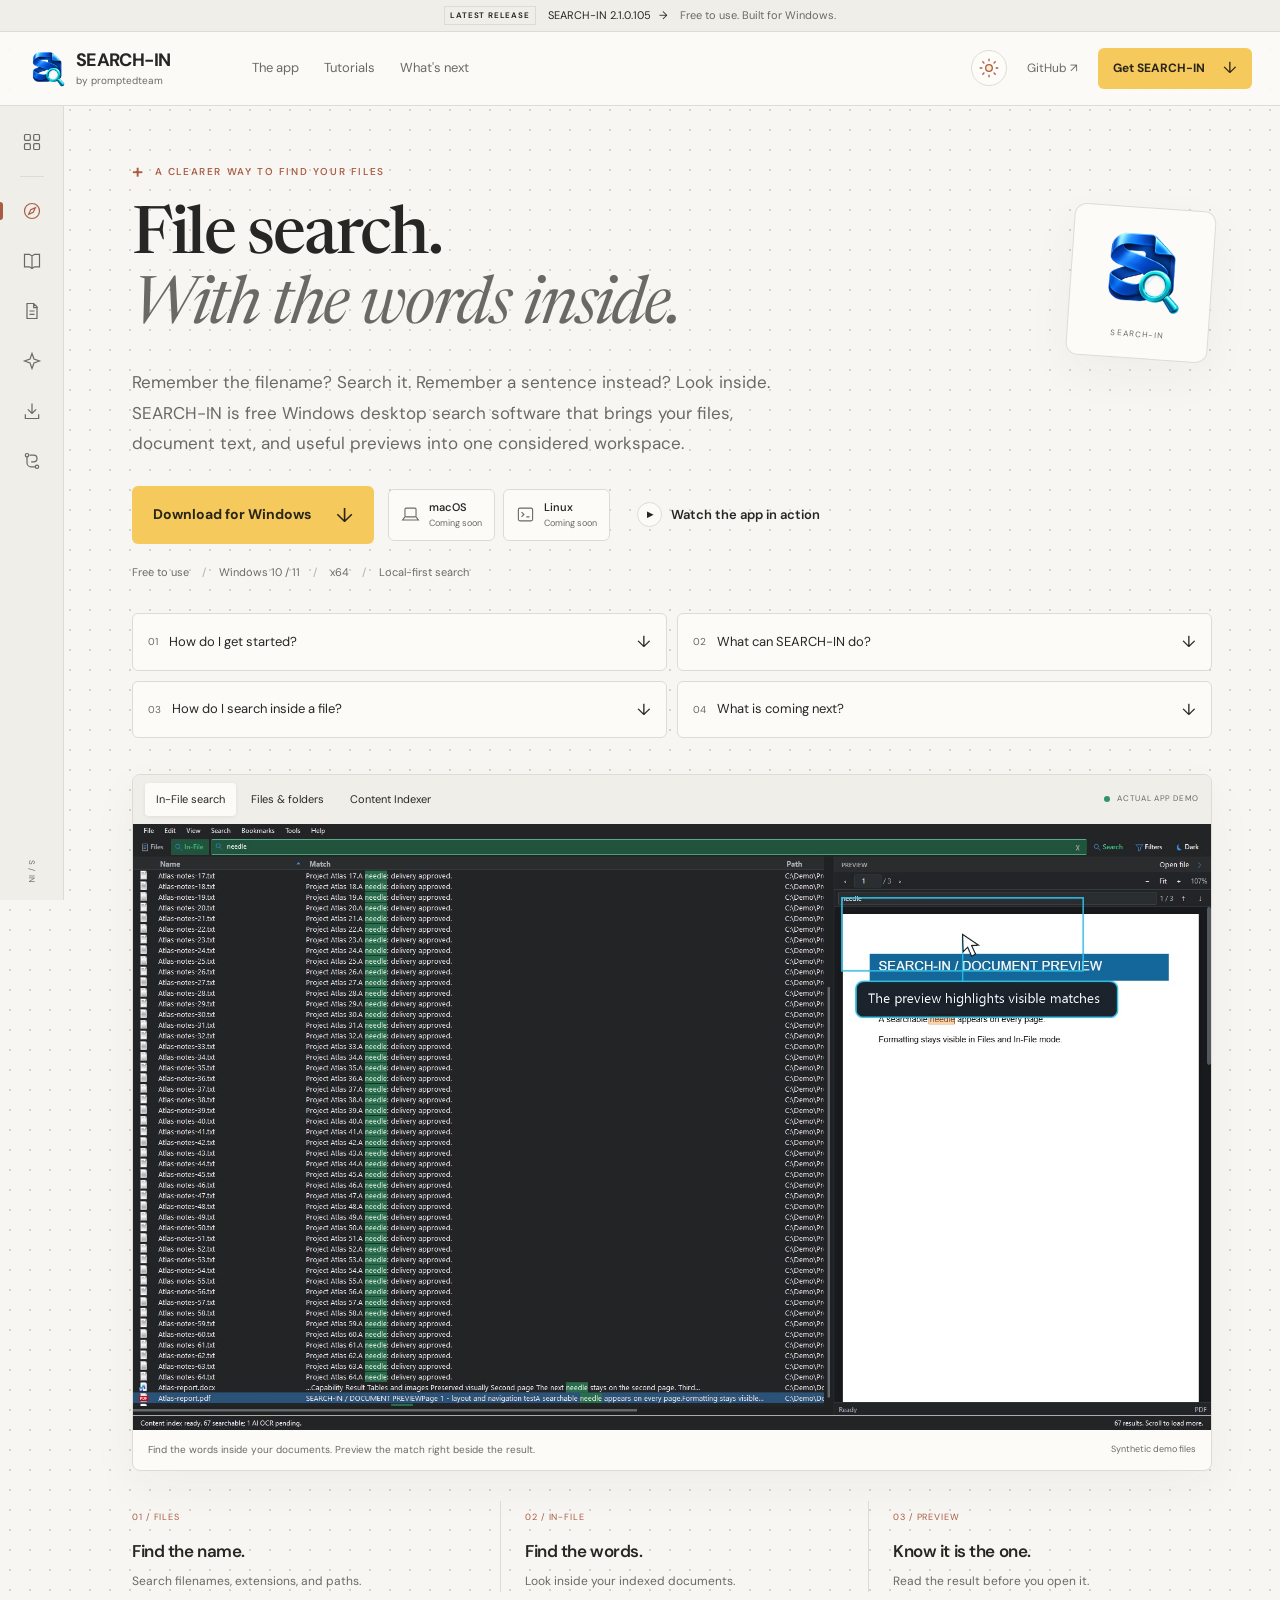
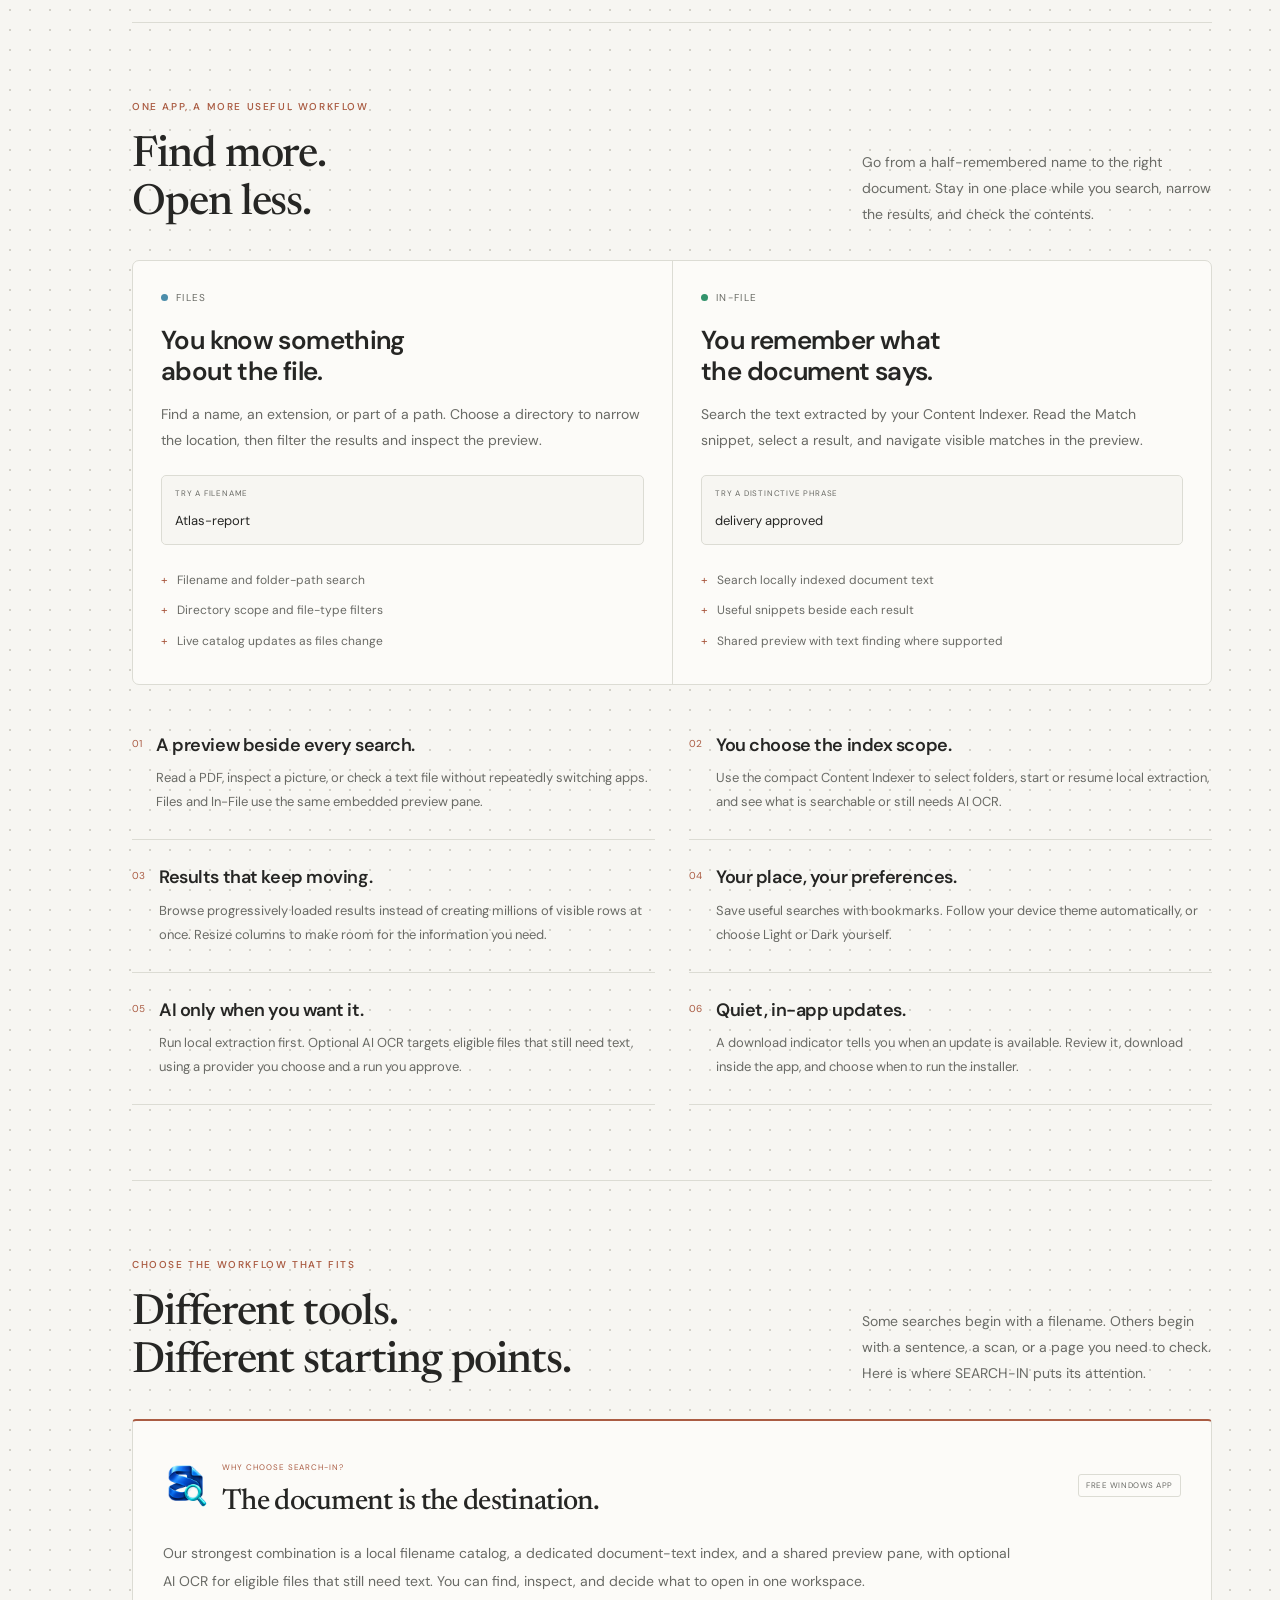
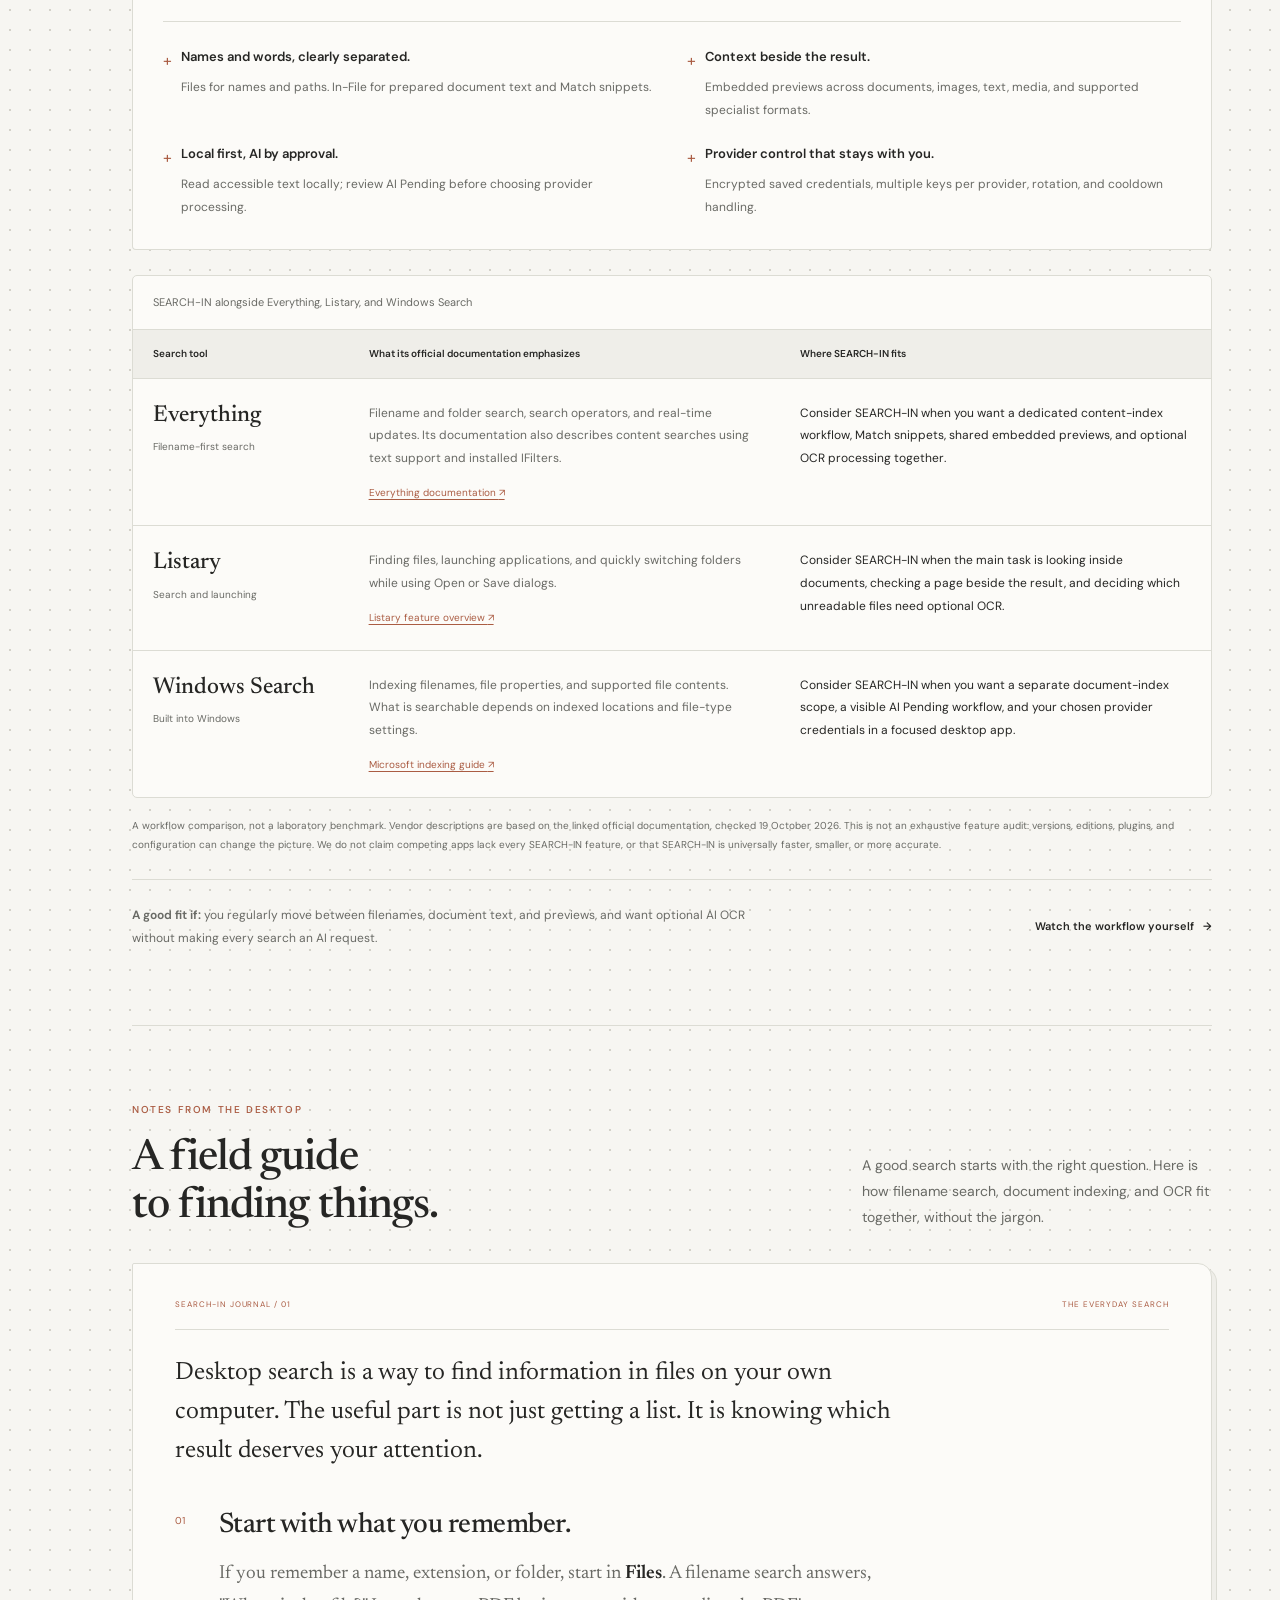
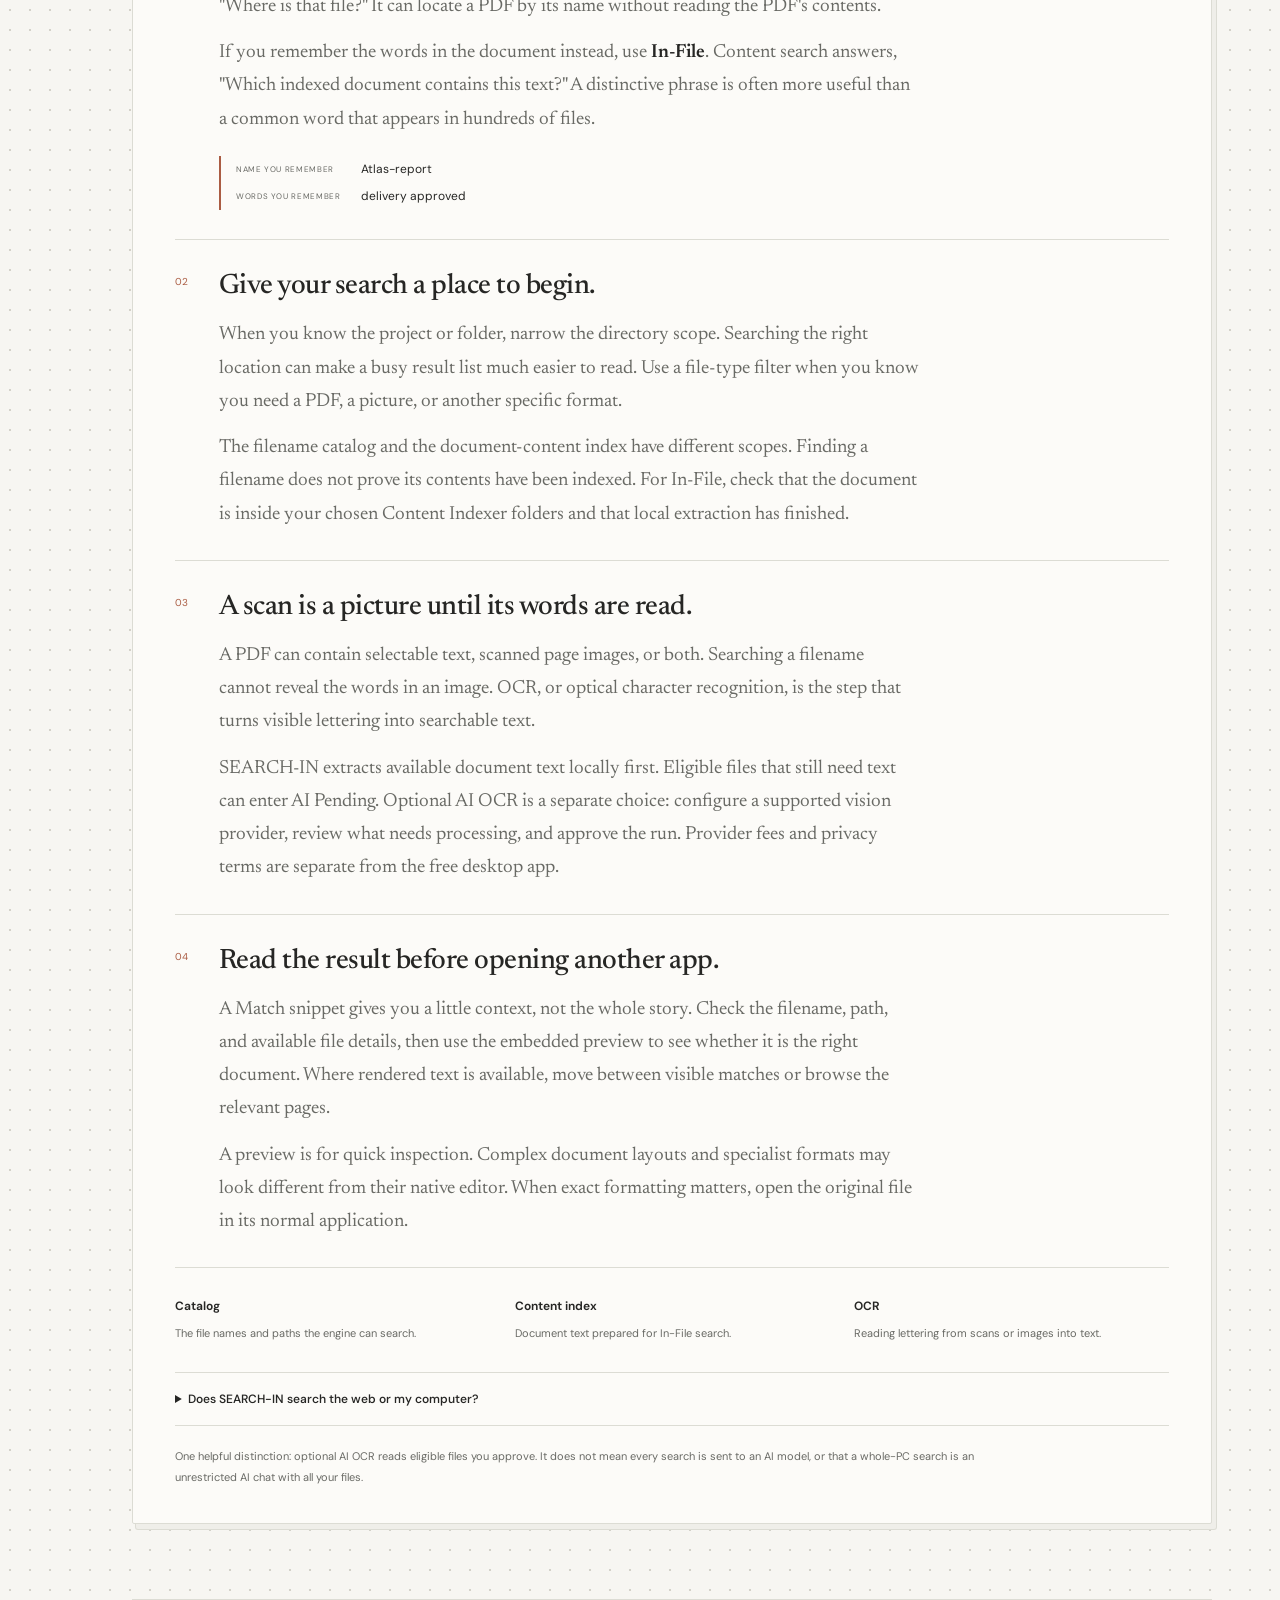
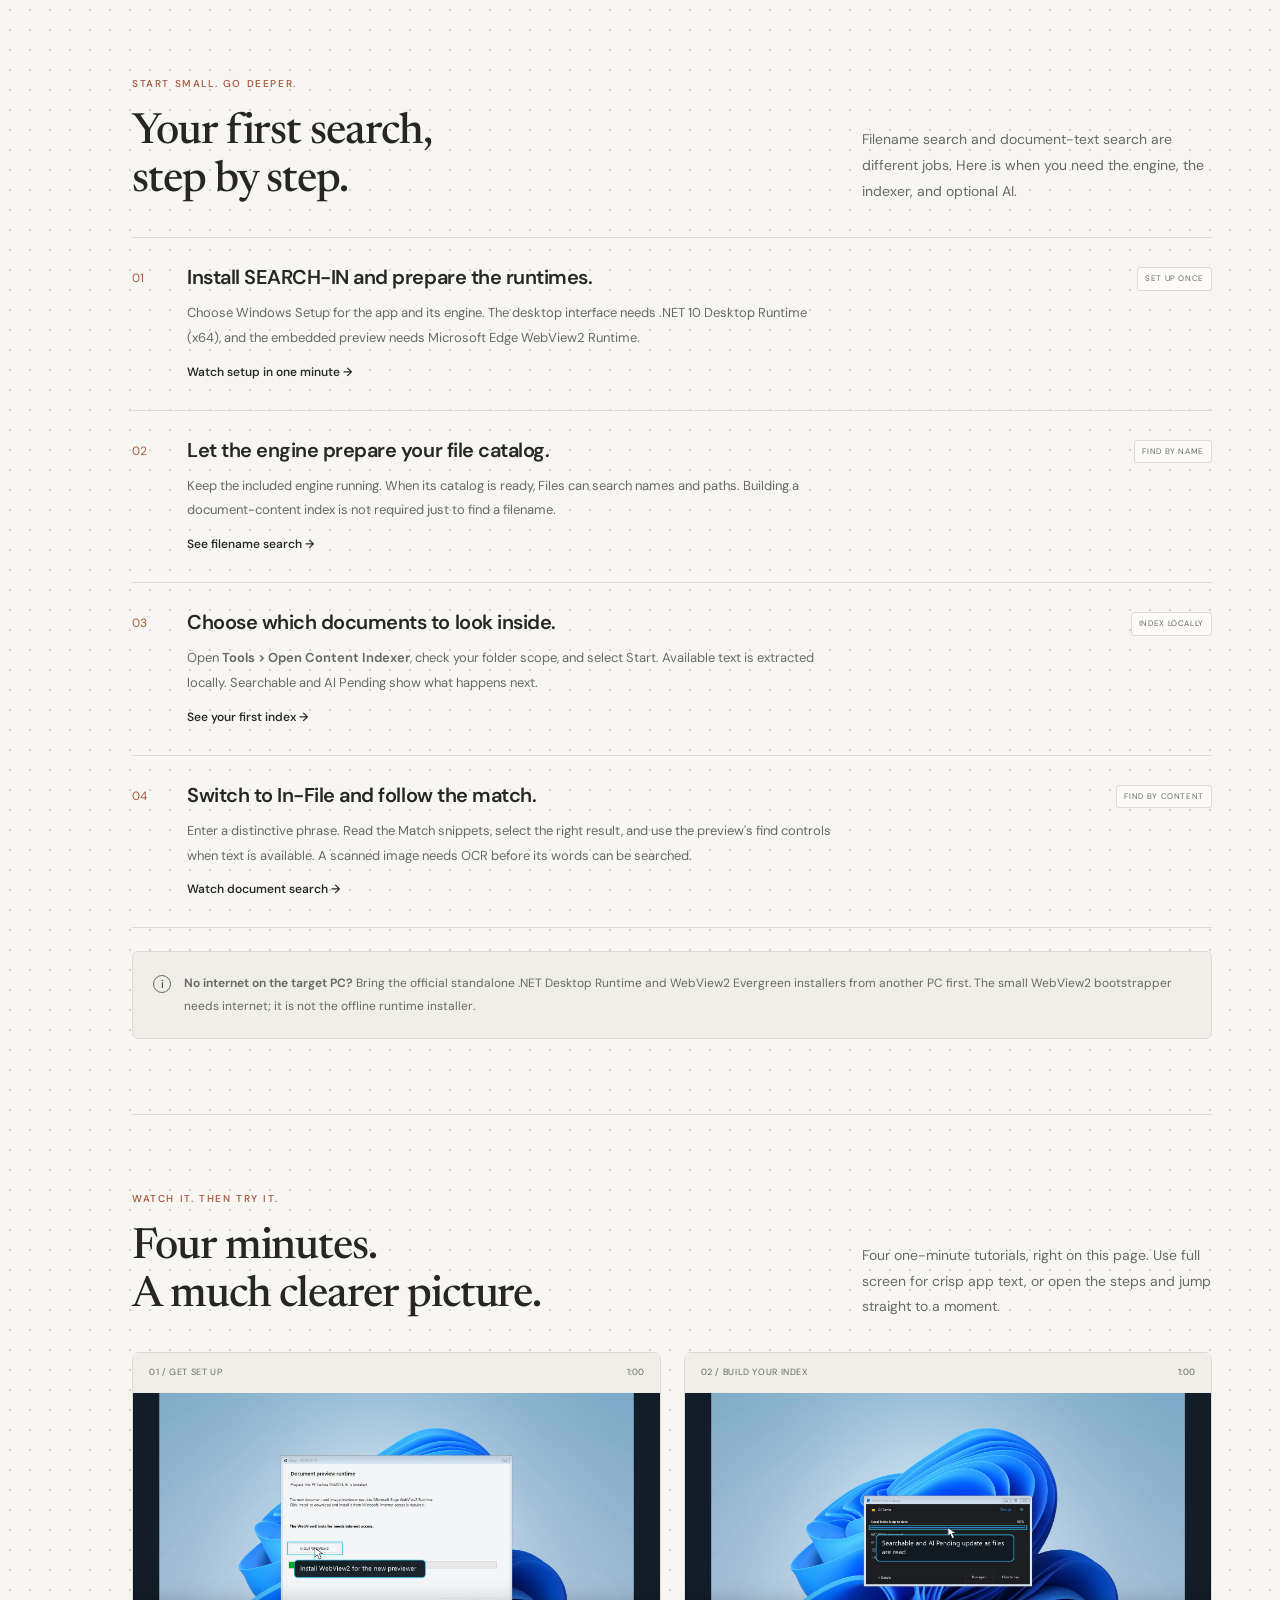
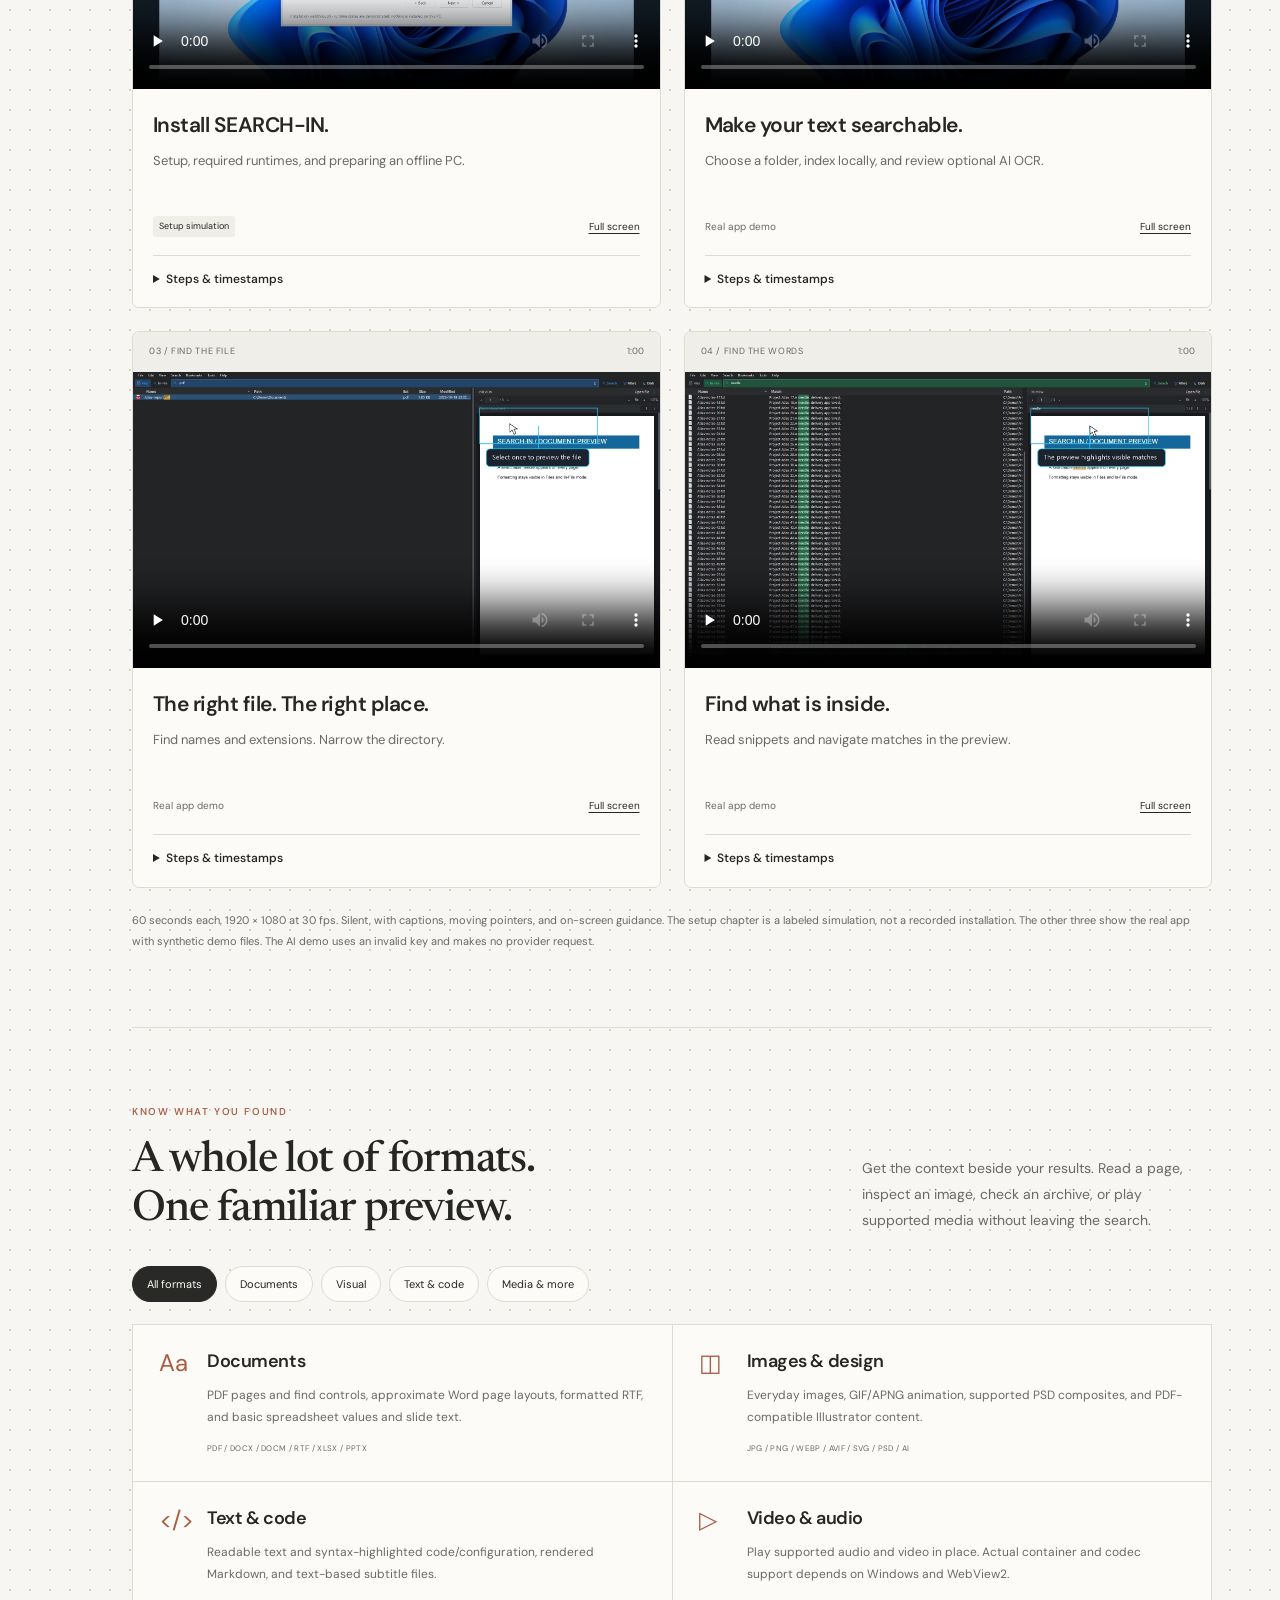
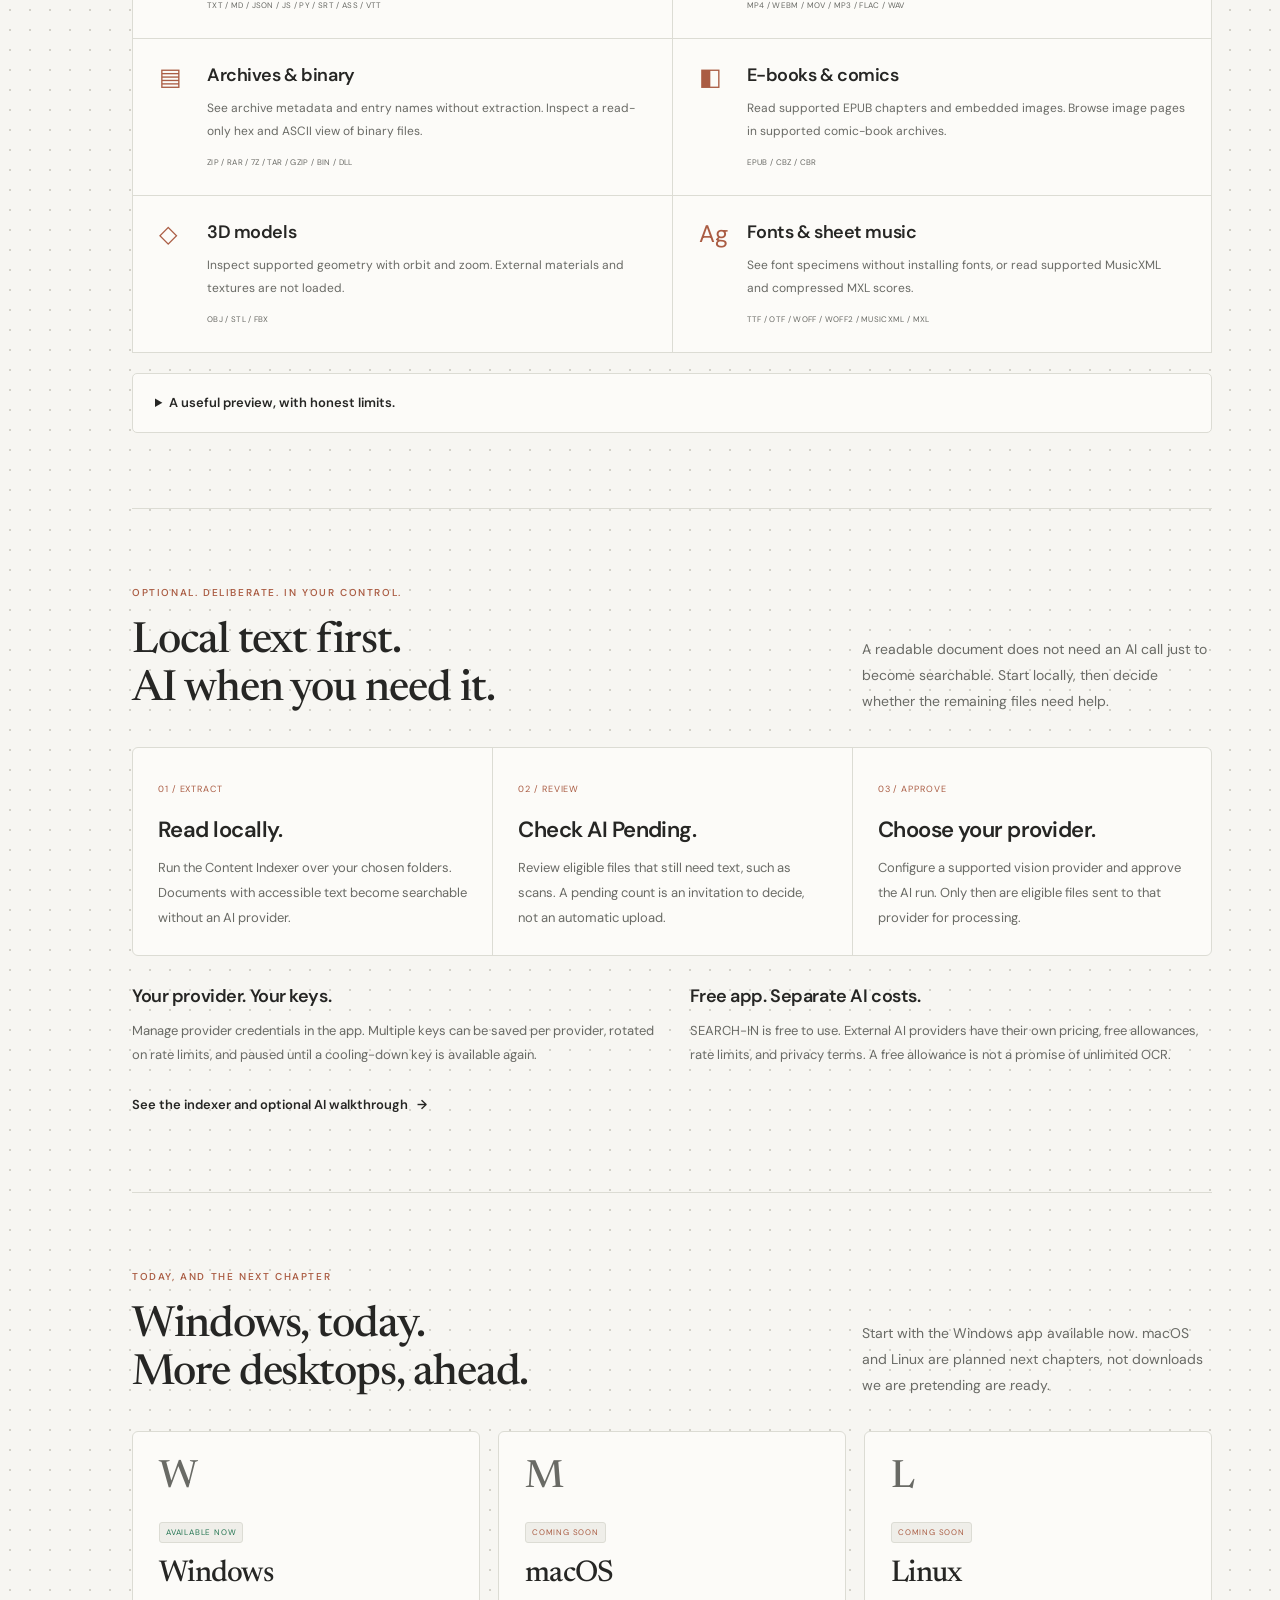
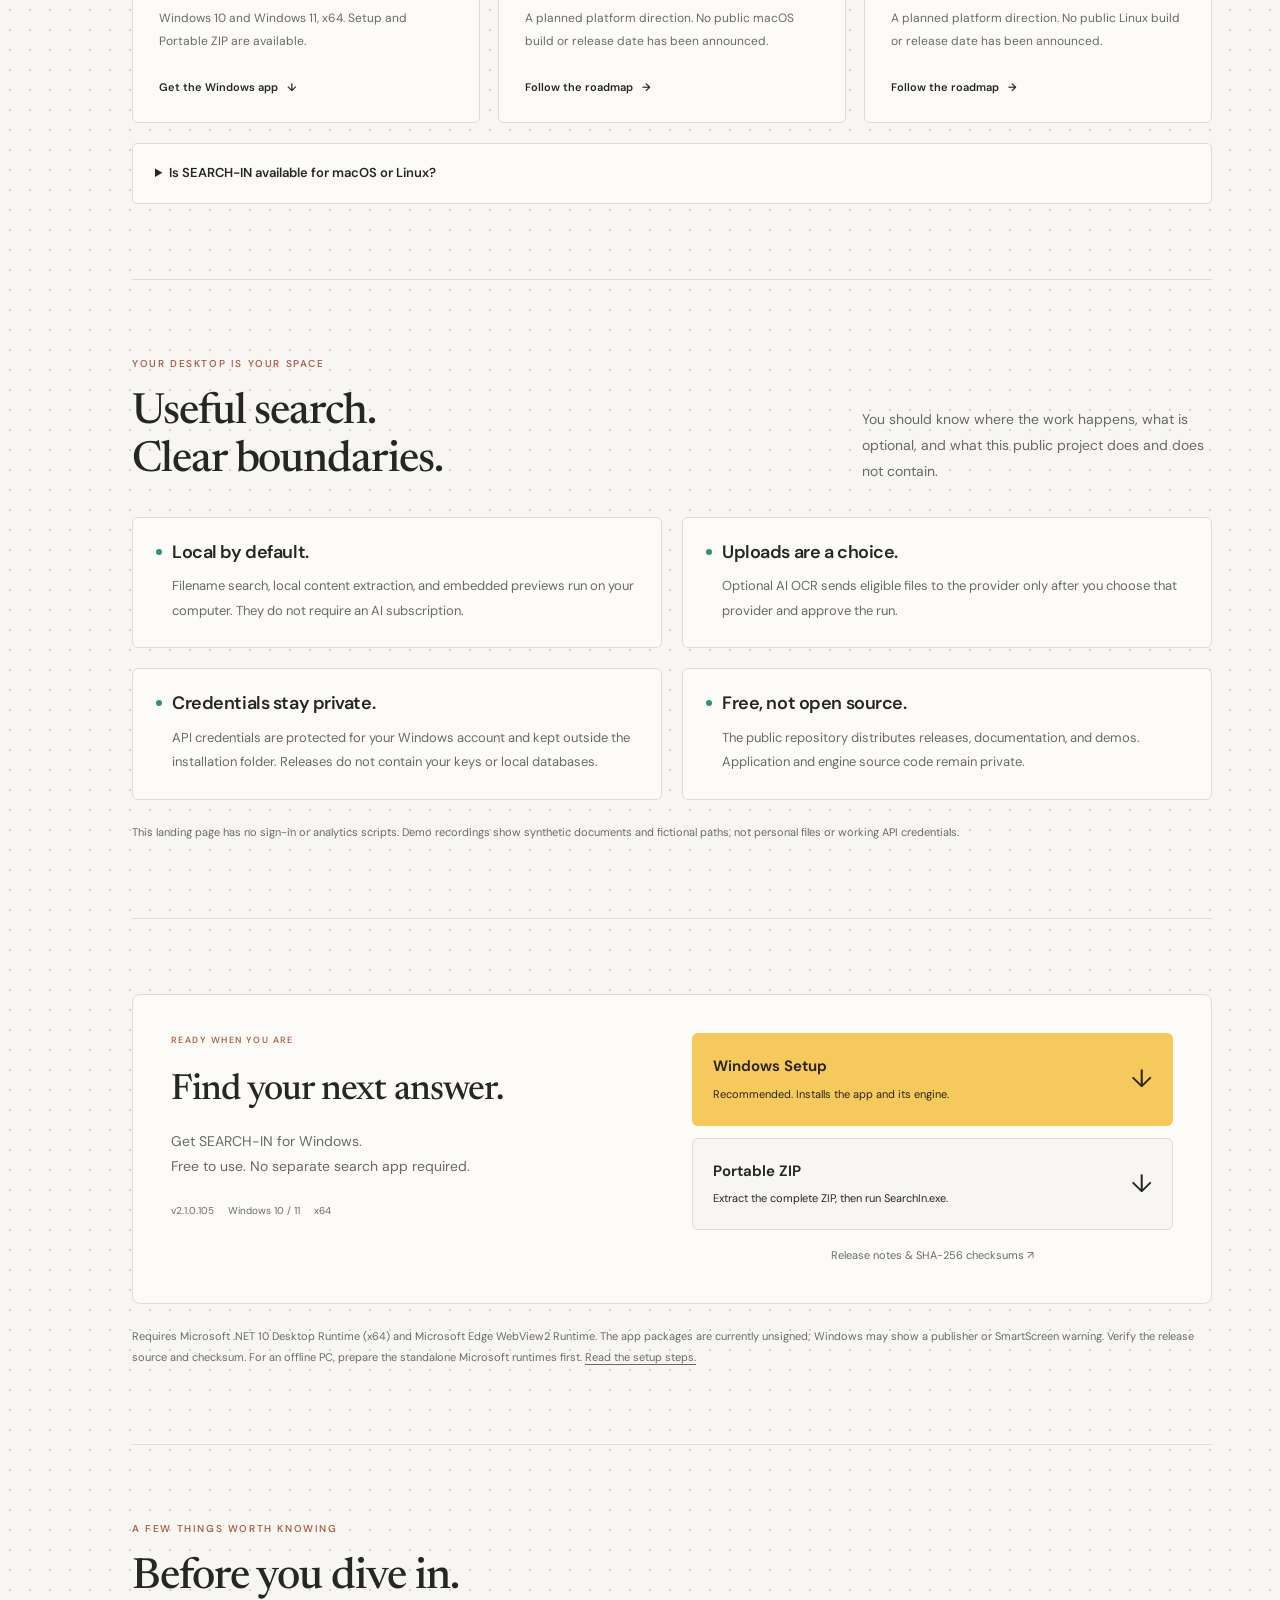
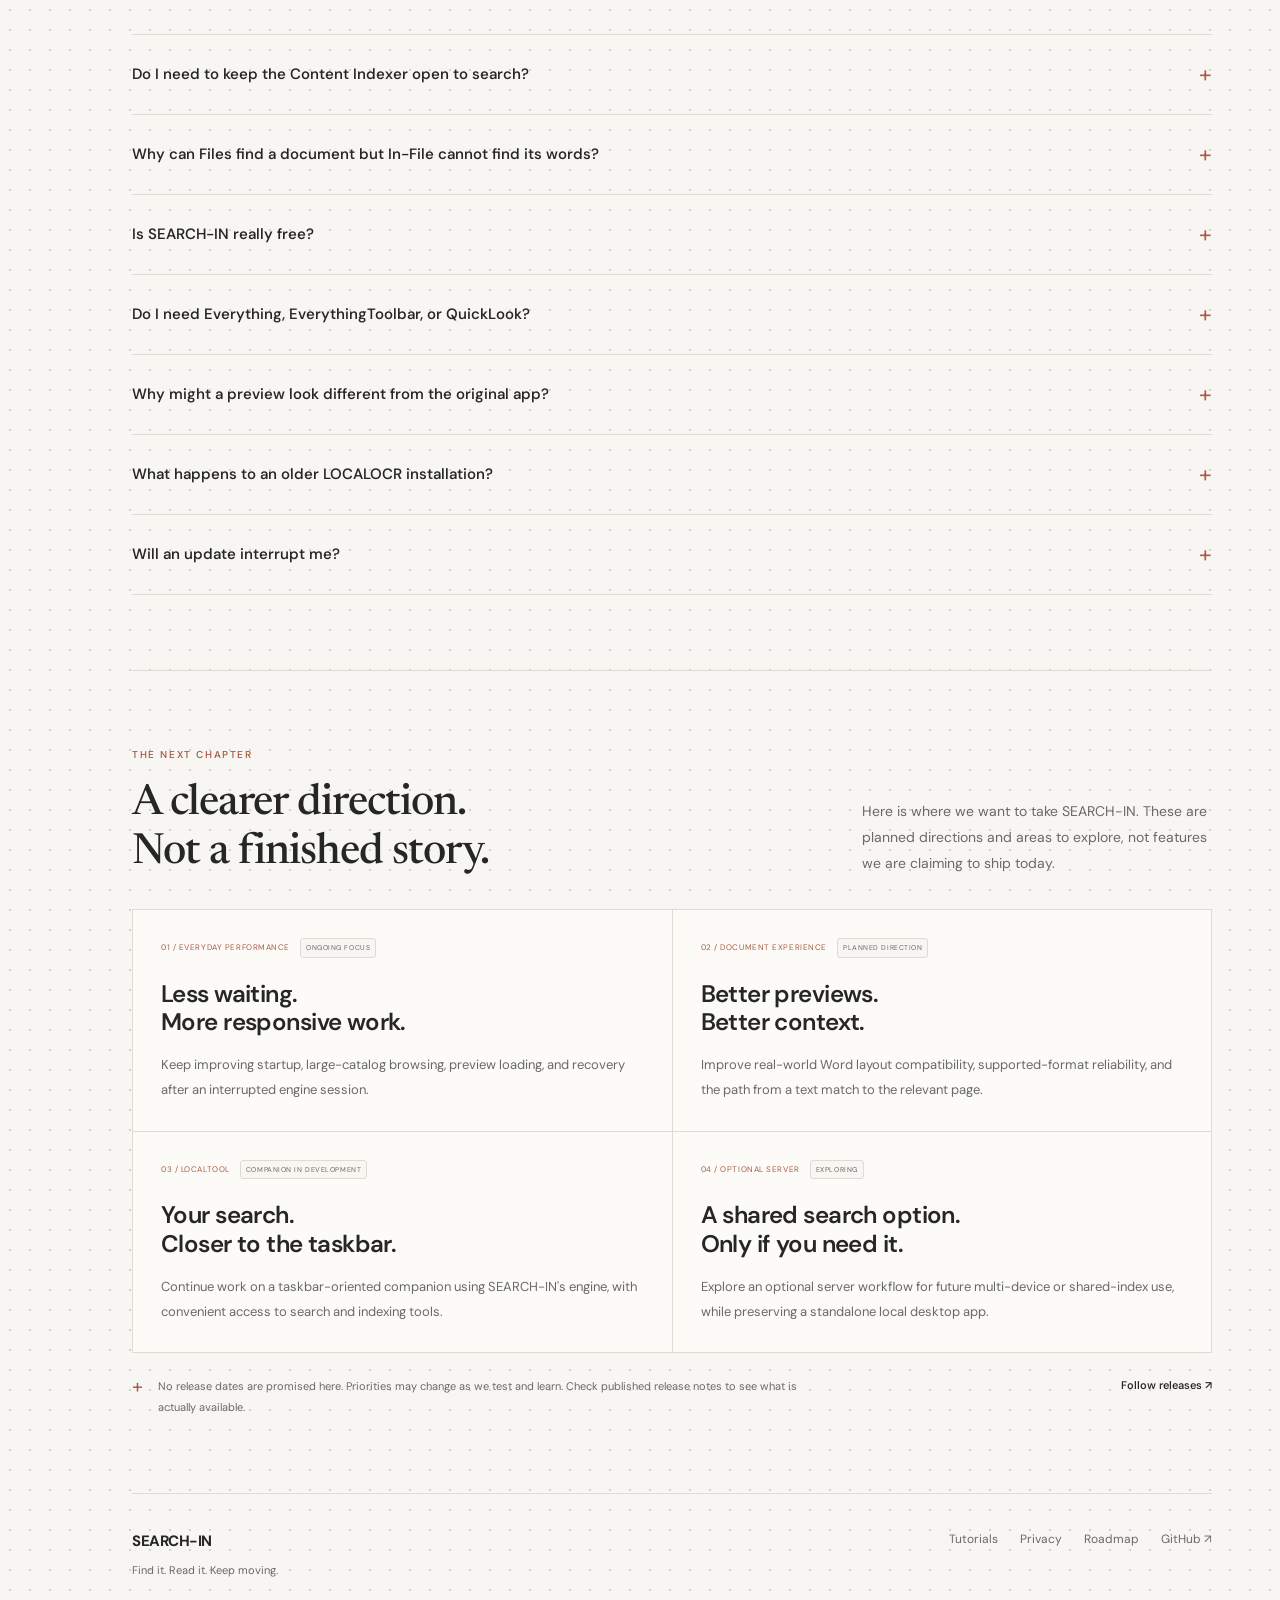
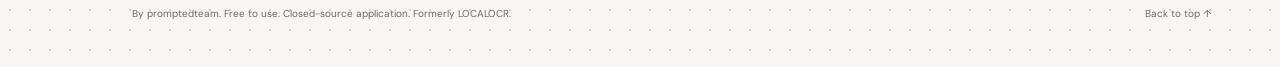
<file: docs/tutorials/index.html>
<!doctype html>
<html lang="en">
<head>
  <meta charset="utf-8">
  <meta name="viewport" content="width=device-width, initial-scale=1">
  <link rel="canonical" href="https://searchin.pages.dev/#guides">
  <script src="../assets/legacy-redirect.js"></script>
  <meta http-equiv="refresh" content="0;url=../#guides">
  <title>SEARCH-IN tutorials have moved onto the main page</title>
</head>
<body><p><a href="../#guides">Watch the SEARCH-IN tutorials on the main page.</a></p></body>
</html>
</file>
<file: docs/assets/site.css>
@font-face {
  font-family: "DM Sans";
  src: url("fonts/dm-sans.ttf") format("truetype");
  font-style: normal;
  font-weight: 100 1000;
  font-display: swap;
}

@font-face {
  font-family: "Newsreader";
  src: url("fonts/newsreader-latin.woff2") format("woff2");
  font-style: normal;
  font-weight: 400 600;
  font-display: swap;
}
@font-face {
  font-family: "Newsreader";
  src: url("fonts/newsreader-italic-latin.woff2") format("woff2");
  font-style: italic;
  font-weight: 400 600;
  font-display: swap;
}
:root {
  color-scheme: light;
  --canvas: #f7f6f2;
  --paper: #fcfbf8;
  --panel: #efeee9;
  --ink: #262624;
  --muted: #696a65;
  --line: #dcdcd4;
  --dot: #d2d0c7;
  --accent: #f5c95b;
  --accent-hover: #e9b839;
  --accent-ink: #292519;
  --clay: #aa5c43;
  --active: #292a27;
  --active-ink: #faf9f3;
  --rail: 64px;
  --menu: 280px;
  --header: 106px;
  --shadow: 0 16px 48px #3433240b;
}
@media (prefers-color-scheme: dark) {
  :root:not([data-theme="light"]) {
    color-scheme: dark;
    --canvas: #20211e; --paper: #282925; --panel: #30312c;
    --ink: #f1f0e8; --muted: #b7b8ac; --line: #44463d; --dot: #4b4d43;
    --clay: #e2a38b; --active: #ebeade; --active-ink: #252620;
    --shadow: 0 16px 48px #0002;
  }
}
:root[data-theme="dark"] {
  color-scheme: dark;
  --canvas: #20211e; --paper: #282925; --panel: #30312c;
  --ink: #f1f0e8; --muted: #b7b8ac; --line: #44463d; --dot: #4b4d43;
  --clay: #e2a38b; --active: #ebeade; --active-ink: #252620;
  --shadow: 0 16px 48px #0002;
}
* { box-sizing: border-box; }
html { scroll-behavior: smooth; scroll-padding-top: 132px; }
body {
  margin: 0;
  color: var(--ink);
  background-color: var(--canvas);
  background-image: radial-gradient(var(--dot) .7px, transparent .9px);
  background-size: 20px 20px;
  font: 16px/1.7 "DM Sans", sans-serif;
  -webkit-font-smoothing: antialiased;
}
body.nav-open { overflow: hidden; }
a { color: inherit; text-decoration: none; }
button { cursor: pointer; font: inherit; color: inherit; background: none; border: 0; }
button, a, summary { -webkit-tap-highlight-color: transparent; touch-action: manipulation; }
a:focus-visible, button:focus-visible, summary:focus-visible, video:focus-visible { outline: 3px solid var(--clay); outline-offset: 5px; }
img { max-width: 100%; height: auto; }
svg { width: 20px; height: 20px; fill: none; stroke: currentColor; stroke-width: 1.5; }
p, h1, h2, h3, figure { margin: 0; }
p { color: var(--muted); }
strong { font-weight: 650; }
h1, h2, h3 { color: var(--ink); line-height: 1.12; }
h1, h2 { font-family: "Newsreader", serif; font-optical-sizing: auto; }
h1 { font-size: 66px; font-weight: 500; letter-spacing: -.035em; line-height: 1.06; }
h1 em { font-weight: 400; color: var(--muted); }
h2 { font-size: 43px; font-weight: 500; letter-spacing: -.025em; }
h3 { font-size: 21px; font-weight: 600; letter-spacing: -.024em; }
::selection { background: #f5c95b88; }
[hidden] { display: none !important; }
.sr-only { position: absolute; width: 1px; height: 1px; padding: 0; margin: -1px; overflow: hidden; clip: rect(0,0,0,0); white-space: nowrap; border: 0; }
.skip-link { position: fixed; top: 10px; left: 12px; transform: translateY(-150%); z-index: 100; background: var(--accent); color: var(--accent-ink); padding: 10px 20px; border-radius: 5px; }
.skip-link:focus { transform: none; }
.announcement { height: 32px; position: sticky; top: 0; z-index: 32; display: flex; align-items: center; justify-content: center; gap: 12px; border-bottom: 1px solid var(--line); background: var(--panel); font-size: 11px; }
.announcement a:hover { text-decoration: underline; }
.announcement a span { margin-left: 5px; }
.announcement-note { color: var(--muted); }
.new-label { font-size: 8px; font-weight: 650; letter-spacing: .1em; border: 1px solid var(--line); line-height: 17px; padding: 0 5px; }
.site-header { height: 74px; position: sticky; top: 32px; z-index: 31; border-bottom: 1px solid var(--line); background: var(--paper); background: color-mix(in srgb, var(--paper) 74%, transparent); backdrop-filter: blur(20px) saturate(1.2); -webkit-backdrop-filter: blur(20px) saturate(1.2); padding: 0 28px; display: flex; align-items: center; gap: 40px; }
.brand { display: flex; align-items: center; gap: 10px; min-width: 184px; font-size: 18px; font-weight: 750; letter-spacing: -.035em; line-height: 1.2; }
.brand img { width: 38px; height: 38px; object-fit: contain; }
.brand-by { display: block; font-size: 10px; font-weight: 400; color: var(--muted); letter-spacing: 0; margin-top: 4px; }
.header-nav, .header-actions { display: flex; align-items: center; gap: 25px; }
.header-nav { font-size: 13px; color: var(--muted); }
.header-nav a:hover, .github-link:hover { color: var(--ink); }
.header-actions { margin-left: auto; gap: 20px; }
.github-link { font-size: 12px; color: var(--muted); }
.theme-toggle { width: 36px; height: 36px; border: 1px solid var(--line); border-radius: 50%; display: grid; place-items: center; padding: 0; background: color-mix(in srgb, var(--paper) 75%, transparent); transition: background .2s, border-color .2s, box-shadow .2s; }
.theme-toggle:hover { background: var(--paper); border-color: var(--clay); box-shadow: 0 2px 12px #66553c12; }
.theme-icon { width: 22px; height: 22px; stroke-width: 1.45; stroke-linecap: round; stroke-linejoin: round; overflow: visible; }
.theme-sun, .theme-moon { transform-origin: 12px 12px; transition: opacity .22s, transform .32s cubic-bezier(.2,.7,.3,1); }
.theme-sun { stroke: var(--clay); opacity: 1; transform: rotate(0) scale(1); }
.theme-sun circle { fill: color-mix(in srgb, var(--accent) 28%, transparent); }
.theme-moon { opacity: 0; transform: rotate(-25deg) scale(.65); }
.moon-crescent { fill: #b9c5ac22; }.moon-star { stroke: var(--clay); }
:root[data-theme="dark"] .theme-sun { opacity: 0; transform: rotate(70deg) scale(.6); }
:root[data-theme="dark"] .theme-moon { opacity: 1; transform: rotate(0) scale(1); }
@media(prefers-color-scheme:dark){
  :root:not([data-theme="light"]) .theme-sun { opacity: 0; transform: rotate(70deg) scale(.6); }
  :root:not([data-theme="light"]) .theme-moon { opacity: 1; transform: rotate(0) scale(1); }
}
.button { display: inline-flex; align-items: center; justify-content: center; gap: 25px; border-radius: 6px; padding: 15px 21px; background: var(--accent); color: var(--accent-ink); font-size: 14px; font-weight: 700; line-height: 1.4; transition: background .2s, transform .2s; }
.button:hover { background: var(--accent-hover); transform: translateY(-2px); }
.button span { font-size: 20px; font-weight: 400; }
.button-small { padding: 9px 15px; font-size: 12px; gap: 18px; }
.button-small span { font-size: 16px; }
.icon-definitions { width: 0; height: 0; position: absolute; overflow: hidden; pointer-events: none; }
.icon-rail { width: var(--rail); position: fixed; top: var(--header); left: 0; bottom: 0; z-index: 70; display: flex; align-items: center; flex-direction: column; gap: 10px; padding: 16px 0; border-right: 1px solid var(--line); background: var(--panel); }
.rail-button { position: relative; display: grid; place-items: center; width: 40px; height: 40px; flex: none; border-radius: 9px; color: var(--muted); }
.rail-button svg { width: 20px; height: 20px; stroke-width: 1.45; }
.rail-button:hover, .rail-button[aria-expanded="true"] { background: var(--paper); color: var(--ink); }
.rail-button.is-active { color: var(--clay); }
.rail-button.is-active:before { content: ""; position: absolute; left: -12px; width: 3px; height: 18px; border-radius: 0 3px 3px 0; background: var(--clay); }
.rail-button:after { content: attr(data-tip); position: absolute; left: calc(100% + 14px); top: 50%; transform: translateY(-50%); visibility: hidden; opacity: 0; pointer-events: none; white-space: nowrap; background: var(--active); color: var(--active-ink); padding: 5px 9px; border-radius: 5px; font-size: 11px; }
.rail-button:hover:after, .rail-button:focus-visible:after { visibility: visible; opacity: 1; }
.nav-open .rail-button:after { display: none; }
.rail-divider { width: 24px; height: 1px; background: var(--line); margin: 4px 0; flex: none; }
.rail-bottom-label { margin-top: auto; padding-top: 20px; font-size: 8px; color: var(--muted); letter-spacing: .08em; writing-mode: vertical-rl; }
.icon-rail .menu-toggle { display: grid; }
.nav-backdrop { display: block; position: fixed; z-index: 55; inset: 0; width: 100%; height: 100%; background: #24231d21; }
.sidebar { width: min(var(--menu), calc(100vw - var(--rail) - 8px)); position: fixed; top: var(--header); bottom: 0; left: var(--rail); z-index: 65; padding: 18px 16px 22px; display: flex; flex-direction: column; border-right: 1px solid var(--line); background: var(--paper); overflow-y: auto; box-shadow: 16px 0 40px #24231d0a; visibility: hidden; transform: translateX(-8px); pointer-events: none; transition: transform .18s, opacity .18s; opacity: 0; }
.nav-open .sidebar { visibility: visible; transform: none; pointer-events: auto; opacity: 1; }
.sidebar-heading { display: flex; justify-content: space-between; align-items: start; gap: 12px; margin: 0 7px 25px; }
.sidebar-heading strong { display: block; font: 500 24px/1.2 "Newsreader",serif; letter-spacing: -.02em; }
.sidebar-heading span { display: block; font-size: 10px; color: var(--muted); margin-top: 7px; }
.sidebar-heading button { width: 30px; height: 30px; display: grid; place-items: center; flex: none; border-radius: 5px; }
.sidebar-heading button:hover { background: var(--panel); }
.sidebar-heading button svg { width: 16px; height: 16px; }
.nav-group { border-bottom: 1px solid var(--line); padding-bottom: 5px; margin-bottom: 8px; }
.nav-group>summary { cursor: pointer; display: flex; align-items: center; gap: 10px; font-size: 13px; font-weight: 550; padding: 10px 9px; border-radius: 5px; list-style: none; }
.nav-group>summary::-webkit-details-marker { display: none; }
.nav-group>summary:hover { background: var(--panel); }
.nav-group>summary svg { width: 16px; height: 16px; flex: none; }
.nav-group>summary .chevron { margin-left: auto; width: 12px; height: 12px; transition: transform .18s; color: var(--muted); }
.nav-group[open]>summary .chevron { transform: rotate(90deg); }
.sidebar .nav-group nav { padding: 2px 0 8px 22px; margin: 0; gap: 2px; }
.nav-subgroup { margin: 0 6px 10px 24px; }
.nav-subgroup>summary { cursor: pointer; font-size: 11px; padding: 8px 5px; color: var(--muted); }
.nav-subgroup>summary span { float: right; font-size: 9px; }
.sidebar .nav-subgroup nav { padding: 0 0 0 8px; border-left: 1px solid var(--line); }
.sidebar-label { color: var(--muted); font-size: 10px; letter-spacing: .09em; margin: 0 11px 12px; }
.sidebar nav { display: grid; gap: 4px; margin-bottom: 26px; }
.side-link { display: flex; align-items: center; gap: 10px; padding: 9px 11px; border-radius: 5px; min-height: 39px; color: var(--muted); font-size: 12px; line-height: 1.5; }
.side-link>span:first-child { width: 17px; text-align: center; font-size: 16px; }
.side-link:hover { background: var(--line); color: var(--ink); }
.side-link.is-active { background: var(--active); color: var(--active-ink); font-weight: 600; }
.nav-count { font-size: 9px; margin-left: auto; opacity: .65; letter-spacing: .08em; }
.status-dot { display: inline-block; width: 6px; height: 6px; border-radius: 50%; background: #32936b; vertical-align: middle; margin-right: 5px; }
.sidebar-note { border: 1px solid var(--line); padding: 15px 12px; border-radius: 6px; font-size: 11px; font-weight: 600; margin-top: 15px; }
.sidebar-note p { font-size: 11px; font-weight: 400; line-height: 1.8; margin-top: 7px; }
.sidebar-note a { display: block; padding-top: 12px; margin-top: 12px; border-top: 1px solid var(--line); font-size: 11px; }
.sidebar-note a span { float: right; }
.sidebar-bottom { margin-top: auto; padding: 35px 11px 0; color: var(--muted); font-size: 8px; letter-spacing: .12em; }
.sidebar-bottom span { display: block; font-size: 10px; letter-spacing: 0; margin-top: 6px; }
.main-content { margin-left: var(--rail); padding: 0 clamp(30px,4.4vw,72px); }
.section-block, .site-footer { max-width: 1080px; margin: auto; }
.section-block { border-bottom: 1px solid var(--line); padding: 75px 0; scroll-margin-top: 12px; }
.eyebrow { display: flex; align-items: center; gap: 10px; margin-bottom: 22px; font-size: 10px; font-weight: 550; color: var(--clay); letter-spacing: .16em; }
.tiny-cross { font-size: 20px; line-height: 1; color: var(--clay); }
.hero { padding-top: 55px; padding-bottom: 0; }
.hero-heading { display: grid; grid-template-columns: 1fr 142px; gap: 34px; align-items: start; }
.hero h1 span { color: var(--muted); }
.hero-copy { max-width: 650px; font-size: 17px; line-height: 1.8; margin: 24px 0 27px; }
.hero-mark { display: grid; justify-items: center; gap: 13px; background: var(--paper); border: 1px solid var(--line); border-radius: 12px; padding: 21px 15px 16px; margin-top: 4px; transform: rotate(4deg); box-shadow: var(--shadow); }
.hero-mark img { width: 86px; height: 86px; }
.hero-mark span { font-size: 8px; letter-spacing: .15em; color: var(--muted); }
.hero-actions { display: flex; align-items: center; flex-wrap: wrap; gap: 27px; }
.hero-downloads { display: flex; align-items: center; flex-wrap: wrap; gap: 14px; min-width: 0; }
.hero-platforms { display: flex; align-items: center; flex-wrap: wrap; gap: 8px; }
.platform-preview { display: inline-flex; align-items: center; gap: 9px; padding: 10px 12px; border: 1px solid var(--line); border-radius: 6px; background: var(--paper); transition: border-color .2s, background .2s; }
.platform-preview:hover { border-color: var(--clay); background: var(--panel); }
.platform-preview svg { width: 19px; height: 19px; color: var(--muted); flex: none; stroke-width: 1.4; }
.platform-preview span { font-size: 11px; font-weight: 550; line-height: 1.3; }
.platform-preview small { display: block; color: var(--muted); font-size: 9px; font-weight: 400; margin-top: 4px; }
.text-link { display: inline-flex; align-items: center; gap: 9px; font-size: 13px; font-weight: 600; }
.text-link:hover { text-decoration: underline; text-underline-offset: 4px; }
.play-circle { width: 25px; height: 25px; display: grid; place-items: center; border: 1px solid var(--line); border-radius: 50%; font-size: 8px; padding-left: 1px; background: var(--paper); }
.hero-facts { display: flex; flex-wrap: wrap; color: var(--muted); font-size: 11px; margin: 19px 0 32px; }
.hero-facts span+span:before { content: "/"; margin: 0 13px; opacity: .5; }
.jump-grid { display: grid; grid-template-columns: repeat(2,minmax(0,1fr)); gap: 10px; margin: 0 0 36px; }
.jump-grid a { display: flex; align-items: center; gap: 11px; padding: 14px 15px; border: 1px solid var(--line); border-radius: 6px; background: var(--paper); font-size: 13px; }
.jump-grid a:hover { border-color: var(--muted); background: var(--panel); }
.jump-grid a span { font-size: 10px; color: var(--muted); font-variant-numeric: tabular-nums; }
.jump-grid b { margin-left: auto; font-size: 16px; font-weight: 400; }
.product-window { border: 1px solid var(--line); border-radius: 8px; overflow: hidden; background: var(--paper); box-shadow: var(--shadow); }
.product-toolbar { display: flex; align-items: center; justify-content: space-between; gap: 16px; min-height: 49px; padding: 7px 12px; background: var(--panel); }
.product-tabs { display: flex; align-items: center; gap: 4px; }
.product-tabs button { font-size: 11px; padding: 7px 11px; border-radius: 4px; }
.product-tabs button:hover { background: var(--paper); }
.product-tabs button[aria-selected="true"] { background: var(--paper); box-shadow: 0 1px 4px #0001; }
.product-live { font-size: 8px; color: var(--muted); letter-spacing: .08em; white-space: nowrap; }
.product-window img { width: 100%; display: block; background: #222; aspect-ratio: 16/9; object-fit: contain; }
.product-window figcaption { display: flex; justify-content: space-between; align-items: start; gap: 20px; padding: 12px 15px; color: var(--muted); font-size: 10px; line-height: 1.6; }
.product-window figcaption span+span { white-space: nowrap; font-size: 9px; }
.feature-strip { display: grid; grid-template-columns: repeat(3,minmax(0,1fr)); gap: 24px; padding: 30px 0; }
.feature-strip>div+div { border-left: 1px solid var(--line); padding-left: 24px; }
.feature-strip div>span { font-size: 9px; letter-spacing: .1em; color: var(--clay); }
.feature-strip strong { display: block; margin-top: 9px; font-size: 17px; font-weight: 600; letter-spacing: -.025em; }
.feature-strip p { font-size: 12px; margin-top: 5px; }
.section-heading { display: grid; grid-template-columns: 1fr minmax(230px,350px); align-items: end; gap: 40px; margin-bottom: 32px; }
.section-heading .eyebrow { margin-bottom: 17px; }
.section-heading>p { font-size: 14px; line-height: 1.85; }
.mode-comparison { display: grid; grid-template-columns: repeat(2,minmax(0,1fr)); border: 1px solid var(--line); border-radius: 7px; overflow: hidden; background: var(--paper); }
.mode-comparison article { padding: 28px; }
.mode-comparison article+article { border-left: 1px solid var(--line); }
.mode-label { display: flex; align-items: center; gap: 8px; font-size: 10px; letter-spacing: .13em; margin-bottom: 19px; color: var(--muted); }
.mode-dot { width: 7px; height: 7px; border-radius: 50%; }
.mode-dot.blue { background: #4b8daa; }.mode-dot.green { background: #32936b; }
.mode-comparison h3 { font-size: 26px; line-height: 1.2; }
.mode-comparison p { margin-top: 15px; font-size: 14px; line-height: 1.85; }
.example-query { margin-top: 21px; border: 1px solid var(--line); border-radius: 5px; background: var(--canvas); padding: 11px 13px; }
.example-query span { display: block; font-size: 8px; color: var(--muted); letter-spacing: .1em; margin-bottom: 5px; }
.example-query code { font: 13px/1.5 "DM Sans",sans-serif; }
.mode-comparison ul { padding: 0; list-style: none; margin: 20px 0 0; font-size: 12px; color: var(--muted); }
.mode-comparison li { padding: 5px 0; }
.mode-comparison li:before { content: "+"; margin-right: 9px; color: var(--clay); }
.detail-grid { display: grid; grid-template-columns: repeat(2,minmax(0,1fr)); gap: 0 34px; margin-top: 23px; }
.detail-grid article { display: flex; gap: 14px; border-bottom: 1px solid var(--line); padding: 25px 0; }
.detail-number { font-size: 10px; color: var(--clay); padding-top: 2px; }
.detail-grid h3 { font-size: 18px; line-height: 1.35; }
.detail-grid p { font-size: 13px; margin-top: 9px; line-height: 1.85; }
.workflow { padding: 0; list-style: none; margin: 0; border-top: 1px solid var(--line); }
.workflow li { display: grid; grid-template-columns: 35px 1fr auto; align-items: start; gap: 20px; border-bottom: 1px solid var(--line); padding: 26px 0; }
.step-number { font-size: 12px; color: var(--clay); padding-top: 4px; font-variant-numeric: tabular-nums; }
.workflow h3 { font-size: 20px; line-height: 1.35; }
.workflow p { margin-top: 10px; max-width: 650px; font-size: 13px; line-height: 1.9; }
.workflow a { display: inline-block; margin-top: 11px; font-size: 12px; font-weight: 550; }
.workflow a:hover { text-decoration: underline; text-underline-offset: 4px; }
.step-tag { font-size: 8px; letter-spacing: .08em; color: var(--muted); border: 1px solid var(--line); padding: 4px 7px; border-radius: 3px; white-space: nowrap; background: var(--paper); margin-top: 3px; }
.inline-note { display: flex; align-items: start; gap: 13px; padding: 20px; margin-top: 23px; background: var(--panel); border: 1px solid var(--line); border-radius: 6px; }
.inline-note>span { flex: none; border: 1px solid var(--muted); border-radius: 50%; display: grid; place-items: center; width: 18px; height: 18px; font-size: 11px; line-height: 1; margin-top: 3px; }
.inline-note p { font-size: 12px; line-height: 1.9; }
.video-grid { display: grid; grid-template-columns: repeat(2,minmax(0,1fr)); gap: 23px; }
.video-card { min-width: 0; border: 1px solid var(--line); border-radius: 7px; overflow: hidden; background: var(--paper); display: flex; flex-direction: column; scroll-margin-top: 12px; }
.card-top { display: flex; justify-content: space-between; gap: 10px; padding: 12px 16px; background: var(--panel); font-size: 9px; color: var(--muted); letter-spacing: .07em; }
.card-top span:last-child { font-variant-numeric: tabular-nums; letter-spacing: 0; }
.video-card video { width: 100%; display: block; aspect-ratio: 16/9; background: #202328; object-fit: contain; }
.card-body { padding: 23px 20px 18px; display: flex; flex-direction: column; flex: 1; }
.card-body h3 { font-size: 21px; line-height: 1.3; }
.card-body>p { font-size: 13px; margin-top: 10px; line-height: 1.85; min-height: 48px; }
.card-foot { display: flex; justify-content: space-between; align-items: center; gap: 8px; font-size: 10px; color: var(--muted); margin-top: auto; padding-top: 18px; }
.fullscreen-button { font-size: 10px; color: var(--ink); padding: 3px 0 3px 6px; text-decoration: underline; text-underline-offset: 3px; }
.video-placeholder { width: 100%; aspect-ratio: 16/9; background: #202328; }
.video-theater { position: fixed; inset: 0; width: 100vw; height: 100dvh; max-width: 100vw; max-height: 100dvh; margin: 0; border: 0; padding: 18px; background: #20211e; color: #f1f0e8; }
.video-theater::backdrop { background: #111e; }
.video-theater video { display: block; width: 100%; height: calc(100dvh - 80px); object-fit: contain; background: #171814; }
.theater-close { display: block; margin: 0 0 15px auto; padding: 9px 14px; border: 1px solid #77786f; border-radius: 4px; font-size: 12px; }
.walkthrough-label { background: var(--panel); color: var(--ink); padding: 3px 6px; border-radius: 3px; font-size: 9px; }
.chapter-steps { border-top: 1px solid var(--line); margin-top: 17px; padding-top: 13px; }
.chapter-steps summary { cursor: pointer; font-size: 12px; font-weight: 550; }
.chapter-steps ol { list-style: none; margin: 12px 0 0; padding: 0; }
.chapter-steps li { display: flex; align-items: start; gap: 9px; padding: 8px 0; border-top: 1px solid var(--line); color: var(--muted); font-size: 11px; line-height: 1.8; }
.chapter-steps button { border: 1px solid var(--line); background: var(--canvas); border-radius: 3px; padding: 2px 5px; font-size: 10px; white-space: nowrap; font-variant-numeric: tabular-nums; }
.chapter-steps button:hover { background: var(--accent); color: var(--accent-ink); }
.section-note { color: var(--muted); font-size: 11px; line-height: 1.95; margin-top: 22px; }
.section-note a { text-decoration: underline; text-underline-offset: 3px; }
.format-filters { display: flex; flex-wrap: wrap; gap: 8px; margin-bottom: 22px; }
.filter-button { padding: 8px 14px; background: var(--paper); border: 1px solid var(--line); border-radius: 25px; font-size: 11px; }
.filter-button:hover { background: var(--panel); }
.filter-button.is-active { background: var(--active); color: var(--active-ink); border-color: var(--active); }
.format-grid { display: grid; grid-template-columns: repeat(2,minmax(0,1fr)); border-left: 1px solid var(--line); border-top: 1px solid var(--line); }
.format-card { display: flex; align-items: start; gap: 18px; padding: 26px; border-bottom: 1px solid var(--line); border-right: 1px solid var(--line); background: var(--paper); }
.format-glyph { width: 30px; flex: none; font-size: 24px; line-height: 1; color: var(--clay); }
.format-card h3 { font-size: 18px; }
.format-card p { font-size: 12px; line-height: 1.85; margin-top: 12px; }
.format-types { font-size: 8px; letter-spacing: .04em; color: var(--muted); margin-top: 13px; line-height: 1.8; }
.format-limits { border: 1px solid var(--line); background: var(--paper); border-radius: 5px; padding: 18px 22px; margin-top: 20px; }
.format-limits summary { cursor: pointer; font-size: 13px; font-weight: 600; }
.format-limits p { margin-top: 13px; font-size: 12px; line-height: 1.9; }
.ai-flow { display: grid; grid-template-columns: repeat(3,minmax(0,1fr)); border: 1px solid var(--line); border-radius: 6px; background: var(--paper); overflow: hidden; }
.ai-flow>div { padding: 25px; }
.ai-flow>div+div { border-left: 1px solid var(--line); }
.ai-flow span { font-size: 9px; color: var(--clay); letter-spacing: .1em; }
.ai-flow h3 { font-size: 22px; margin-top: 18px; }
.ai-flow p { font-size: 13px; line-height: 1.9; margin-top: 14px; }
.ai-details { display: grid; grid-template-columns: repeat(2,minmax(0,1fr)); gap: 35px; margin: 28px 0 22px; }
.ai-details h3 { font-size: 18px; line-height: 1.35; }
.ai-details p { font-size: 13px; line-height: 1.9; margin-top: 10px; }
.privacy-grid { display: grid; grid-template-columns: repeat(2,minmax(0,1fr)); gap: 20px; }
.privacy-grid article { position: relative; background: var(--paper); border: 1px solid var(--line); border-radius: 6px; padding: 24px 24px 24px 39px; }
.privacy-grid .status-dot { position: absolute; left: 23px; top: 31px; }
.privacy-grid h3 { font-size: 18px; }
.privacy-grid p { font-size: 13px; line-height: 1.9; margin-top: 12px; }
.download-panel { display: grid; grid-template-columns: 1fr 1fr; gap: 40px; background: var(--paper); border: 1px solid var(--line); border-radius: 8px; padding: 38px; }
.download-intro .eyebrow { font-size: 9px; }
.download-intro h2 { font-size: 36px; }
.download-intro p { font-size: 14px; margin: 18px 0 23px; line-height: 1.8; }
.download-meta { display: flex; flex-wrap: wrap; gap: 14px; font-size: 10px; color: var(--muted); }
.download-options { display: flex; flex-direction: column; justify-content: center; gap: 12px; }
.package-link { display: flex; align-items: center; justify-content: space-between; gap: 18px; background: var(--accent); color: var(--accent-ink); padding: 20px; border-radius: 6px; border: 1px solid transparent; transition: transform .2s; }
.package-link:hover { transform: translateY(-2px); }
.package-link strong { display: block; font-size: 15px; }
.package-link small { display: block; margin-top: 5px; font-size: 11px; line-height: 1.8; }
.package-link b { font-size: 25px; font-weight: 400; }
.package-link.secondary { background: var(--canvas); border-color: var(--line); color: var(--ink); }
.release-link { margin-top: 4px; text-align: center; color: var(--muted); font-size: 11px; }
.release-link:hover { text-decoration: underline; }
.faq-list { border-top: 1px solid var(--line); }
.faq-list details { padding: 20px 0; border-bottom: 1px solid var(--line); }
.faq-list summary { display: flex; align-items: center; justify-content: space-between; gap: 25px; cursor: pointer; font-size: 15px; font-weight: 550; list-style: none; }
.faq-list summary::-webkit-details-marker { display: none; }
.faq-list summary:after { content: "+"; font-size: 23px; font-weight: 400; color: var(--clay); }
.faq-list details[open] summary:after { content: "-"; }
.faq-list p { max-width: 800px; font-size: 13px; margin: 14px 30px 0 0; line-height: 1.95; }
.roadmap-grid { display: grid; grid-template-columns: repeat(2,minmax(0,1fr)); border-left: 1px solid var(--line); border-top: 1px solid var(--line); }
.roadmap-grid article { border-right: 1px solid var(--line); border-bottom: 1px solid var(--line); padding: 28px; background: var(--paper); }
.roadmap-top { display: flex; flex-wrap: wrap; align-items: center; gap: 10px; color: var(--clay); font-size: 8px; letter-spacing: .07em; margin-bottom: 22px; }
.roadmap-state { color: var(--muted); border: 1px solid var(--line); padding: 3px 5px; border-radius: 3px; font-size: 7px; background: var(--canvas); }
.roadmap-grid h3 { font-size: 24px; line-height: 1.2; }
.roadmap-grid p { font-size: 13px; margin-top: 16px; line-height: 1.9; }
.roadmap-note { display: flex; align-items: start; gap: 15px; margin-top: 23px; }
.roadmap-note p { font-size: 11px; max-width: 660px; line-height: 1.9; }
.roadmap-note a { margin-left: auto; white-space: nowrap; font-size: 11px; font-weight: 550; }
.site-footer { padding: 35px 0 45px; display: flex; align-items: start; justify-content: space-between; gap: 26px; flex-wrap: wrap; }
.footer-brand { font-size: 15px; letter-spacing: -.03em; font-weight: 750; }
.footer-brand span { display: block; color: var(--muted); font-size: 11px; margin-top: 6px; font-weight: 400; letter-spacing: 0; }
.site-footer>div { display: flex; flex-wrap: wrap; gap: 22px; font-size: 12px; color: var(--muted); }
.site-footer>div a:hover { color: var(--ink); }
.site-footer>p { flex-basis: 80%; font-size: 10px; }
.back-to-top { font-size: 10px; color: var(--muted); }
.paper-sheet { position: relative; padding: 34px 42px; border: 1px solid var(--line); border-radius: 2px 14px 2px 2px; background: var(--paper); box-shadow: 4px 5px 0 var(--panel), 4px 5px 0 1px var(--line); }
.paper-heading { display: flex; justify-content: space-between; gap: 20px; color: var(--clay); font-size: 8px; letter-spacing: .12em; padding-bottom: 18px; border-bottom: 1px solid var(--line); }
.paper-intro { font: 400 25px/1.55 "Newsreader",serif; max-width: 760px; color: var(--ink); margin: 25px 0 7px; }
.field-note { display: grid; grid-template-columns: 30px 1fr; gap: 14px; padding: 29px 0; border-bottom: 1px solid var(--line); scroll-margin-top: 145px; }
.field-number { font-size: 10px; color: var(--clay); padding-top: 4px; }
.field-note h3 { font: 500 28px/1.25 "Newsreader",serif; letter-spacing: -.018em; margin-bottom: 14px; }
.field-note p { font: 400 19px/1.75 "Newsreader",serif; max-width: 70ch; margin-top: 13px; }
.field-note strong { font-weight: 600; color: var(--ink); }
.search-example { display: grid; grid-template-columns: auto 1fr; gap: 8px 20px; border-left: 2px solid var(--clay); margin-top: 20px; padding: 4px 0 4px 15px; }
.search-example span { font-size: 8px; letter-spacing: .08em; color: var(--muted); align-self: center; }
.search-example code { font: 12px/1.6 "DM Sans",sans-serif; color: var(--ink); }
.search-glossary { display: grid; grid-template-columns: repeat(3,minmax(0,1fr)); gap: 25px; margin: 28px 0; }
.search-glossary dt { font-size: 12px; font-weight: 650; margin-bottom: 6px; }
.search-glossary dd { margin: 0; color: var(--muted); font-size: 11px; line-height: 1.9; }
.search-answer { border-top: 1px solid var(--line); border-bottom: 1px solid var(--line); padding: 16px 0; }
.search-answer summary { cursor: pointer; font-size: 12px; font-weight: 550; }
.search-answer p { font-size: 12px; line-height: 1.9; margin-top: 12px; }
.paper-endnote { margin-top: 20px; max-width: 800px; font-size: 11px; line-height: 1.95; }
.platform-grid { display: grid; grid-template-columns: repeat(3,minmax(0,1fr)); gap: 18px; }
.platform-card { padding: 26px; border: 1px solid var(--line); border-radius: 6px; background: var(--paper); display: flex; flex-direction: column; align-items: start; }
.platform-monogram { font: 500 39px/1 "Newsreader",serif; color: var(--muted); margin-bottom: 25px; }
.platform-state { font-size: 8px; letter-spacing: .1em; color: var(--clay); background: var(--panel); border: 1px solid var(--line); border-radius: 3px; padding: 3px 6px; margin-bottom: 13px; }
.platform-card.available .platform-state { color: #247552; }
:root[data-theme="dark"] .platform-card.available .platform-state { color: #99d5b8; }
@media(prefers-color-scheme:dark){:root:not([data-theme="light"]) .platform-card.available .platform-state { color: #99d5b8; }}
.platform-card h3 { font: 500 30px/1.2 "Newsreader",serif; }
.platform-card p { font-size: 12px; line-height: 1.9; margin: 15px 0 25px; }
.platform-card .text-link { margin-top: auto; font-size: 11px; }
.comparison-spotlight { padding: 30px; border: 1px solid var(--line); border-top: 2px solid var(--clay); border-radius: 4px; background: var(--paper); margin-bottom: 25px; }
.comparison-brand { display: flex; align-items: center; gap: 14px; margin-bottom: 20px; }
.comparison-brand img { width: 45px; height: 45px; flex: none; }
.comparison-brand>div>span { font-size: 8px; letter-spacing: .12em; color: var(--clay); }
.comparison-brand h3 { font: 500 29px/1.2 "Newsreader",serif; margin-top: 8px; }
.comparison-free { margin-left: auto; font-size: 8px; letter-spacing: .07em; color: var(--muted); border: 1px solid var(--line); padding: 4px 7px; border-radius: 3px; white-space: nowrap; }
.comparison-spotlight>p { max-width: 850px; font-size: 14px; line-height: 1.95; }
.comparison-strengths { display: grid; grid-template-columns: repeat(2,minmax(0,1fr)); gap: 23px 30px; list-style: none; margin: 26px 0 0; padding: 25px 0 0; border-top: 1px solid var(--line); }
.comparison-strengths li { position: relative; padding-left: 18px; }
.comparison-strengths li:before { content: "+"; position: absolute; left: 0; top: 0; color: var(--clay); }
.comparison-strengths strong { display: block; font-size: 13px; font-weight: 600; line-height: 1.6; }
.comparison-strengths span { display: block; font-size: 12px; color: var(--muted); margin-top: 8px; line-height: 1.9; }
.comparison-table-wrap { overflow-x: auto; border: 1px solid var(--line); border-radius: 5px; background: var(--paper); }
.comparison-table { border-collapse: collapse; width: 100%; text-align: left; table-layout: fixed; }
.comparison-table caption { text-align: left; padding: 17px 20px; border-bottom: 1px solid var(--line); color: var(--muted); font-size: 11px; }
.comparison-table thead { background: var(--panel); }
.comparison-table thead th { padding: 15px 20px; font-size: 10px; line-height: 1.8; font-weight: 600; }
.comparison-table thead th:first-child { width: 20%; }.comparison-table thead th:nth-child(2) { width: 40%; }
.comparison-table tbody th, .comparison-table td { border-top: 1px solid var(--line); vertical-align: top; padding: 23px 20px; }
.comparison-table tbody th { font: 500 23px/1.25 "Newsreader",serif; }
.comparison-table tbody th>span { display: block; font: 10px/1.8 "DM Sans",sans-serif; color: var(--muted); margin-top: 8px; }
.comparison-table td { font-size: 12px; line-height: 1.9; color: var(--muted); }
.comparison-table td:last-child { color: var(--ink); }
.comparison-table td a { display: block; margin-top: 13px; color: var(--clay); font-size: 10px; text-decoration: underline; text-underline-offset: 3px; }
.comparison-method { font-size: 10px; line-height: 1.95; color: var(--muted); margin-top: 18px; }
.comparison-bottom { display: flex; align-items: center; gap: 30px; padding-top: 24px; margin-top: 24px; border-top: 1px solid var(--line); }
.comparison-bottom p { font-size: 12px; max-width: 650px; line-height: 1.9; }.comparison-bottom .text-link { margin-left: auto; white-space: nowrap; font-size: 11px; }
@keyframes arrive { from { opacity: 0; transform: translateY(10px); } to { opacity: 1; transform: translateY(0); } }
.hero>.eyebrow, .hero-heading, .hero-actions { animation: arrive .55s both; }
.hero-heading { animation-delay: .07s; }.hero-actions { animation-delay: .14s; }
@media (min-width: 1800px) { .section-block, .site-footer { max-width: 1180px; } .main-content { padding-left: 80px; padding-right: 80px; } }
@media (max-width: 1150px) {
  .site-header { gap: 26px; padding: 0 22px; }.brand { min-width: 166px; }
  .main-content { padding: 0 30px; }.hero-heading { grid-template-columns: 1fr; }.hero-mark { display: none; }
  .section-heading { gap: 25px; grid-template-columns: 1fr 260px; }
  .step-tag, .product-live { display: none; }.workflow li { grid-template-columns: 30px 1fr; }
  .mode-comparison article, .roadmap-grid article { padding: 23px; }.mode-comparison h3 { font-size: 24px; }
  .ai-flow>div { padding: 20px; }.ai-flow h3 { font-size: 20px; }
  .download-panel { padding: 29px; gap: 28px; }.download-intro h2 { font-size: 31px; }
}
@media (max-width: 950px) {
  :root { --rail: 56px; }
  .site-header { gap: 14px; }.brand { min-width: 0; }.header-nav { margin-left: 15px; gap: 18px; }
  .main-content { margin-left: var(--rail); padding: 0 32px; }.hero-heading { grid-template-columns: 1fr 120px; }.hero-mark { display: grid; }
  .side-link { font-size: 13px; padding-top: 10px; padding-bottom: 10px; }
  .rail-button { width: 36px; height: 36px; }.rail-button.is-active:before { left: -10px; }
  .paper-sheet { padding: 28px; }.platform-card { padding: 22px; }
}
@media (max-width: 700px) {
  :root { --header: 94px; --rail: 48px; }
  html { scroll-padding-top: 113px; }
  .announcement { height: 28px; font-size: 10px; gap: 9px; }.announcement-note { display: none; }.new-label { font-size: 7px; }
  .site-header { height: 66px; top: 28px; padding: 0 14px; gap: 8px; }.brand { font-size: 15px; gap: 6px; }
  .brand img { width: 30px; height: 30px; }.brand-by { font-size: 8px; }.header-nav, .github-link { display: none; }
  .header-actions { gap: 9px; }.theme-toggle { width: 30px; height: 30px; }.theme-icon { width: 19px; height: 19px; }
  .button-small { padding: 10px 11px; font-size: 10px; gap: 10px; }.button-small span { font-size: 14px; }
  .main-content { padding: 0 20px; }.section-block { padding: 52px 0; }.hero { padding: 34px 0 0; }
  h1 { font-size: clamp(35px,8.6vw,49px); line-height: 1.12; }h2 { font-size: 35px; }
  .hero-heading { display: block; }.hero-mark { display: none; }.eyebrow { font-size: 8px; letter-spacing: .12em; margin-bottom: 20px; }
  .hero-copy { font-size: 15px; line-height: 1.85; margin: 21px 0 24px; }.hero-actions { gap: 18px; }
  .hero-actions .button { padding: 14px 17px; font-size: 12px; gap: 20px; }.text-link { font-size: 12px; }
  .hero-downloads { gap: 12px; }.platform-preview { padding: 9px 10px; gap: 7px; }.platform-preview svg { width: 17px; height: 17px; }
  .hero-facts { font-size: 9px; margin: 18px 0 26px; line-height: 2; }.hero-facts span+span:before { margin: 0 9px; }
  .jump-grid { gap: 8px; margin-bottom: 26px; }.jump-grid a { padding: 12px 10px; gap: 7px; font-size: 11px; line-height: 1.7; }
  .jump-grid a span { font-size: 8px; }.jump-grid b { font-size: 13px; }
  .product-toolbar { padding: 6px; min-height: 42px; }.product-tabs { gap: 1px; justify-content: space-between; width: 100%; }
  .product-tabs button { font-size: 9px; padding: 7px 8px; }.product-window figcaption { font-size: 9px; padding: 10px 12px; }
  .product-window figcaption span+span { display: none; }.feature-strip { gap: 13px; padding: 24px 0; }
  .feature-strip>div+div { padding-left: 13px; }.feature-strip div>span { font-size: 7px; letter-spacing: .04em; }
  .feature-strip strong { font-size: 13px; line-height: 1.4; margin-top: 7px; }.feature-strip p { font-size: 10px; line-height: 1.8; }
  .section-heading { display: block; margin-bottom: 25px; }.section-heading>p { margin-top: 18px; font-size: 13px; line-height: 1.9; }
  .section-heading .eyebrow { margin-bottom: 15px; }.mode-comparison { grid-template-columns: 1fr; }
  .mode-comparison article { padding: 23px; }.mode-comparison article+article { border-left: 0; border-top: 1px solid var(--line); }
  .mode-comparison h3 { font-size: 27px; }.mode-comparison p { font-size: 13px; }
  .detail-grid { grid-template-columns: 1fr; gap: 0; }.detail-grid h3 { font-size: 18px; }
  .workflow li { gap: 10px; grid-template-columns: 24px 1fr; padding: 23px 0; }.step-number { font-size: 10px; }
  .workflow h3 { font-size: 18px; }.workflow p { font-size: 12px; }.workflow a { font-size: 11px; }
  .inline-note { padding: 17px; gap: 11px; }.inline-note p { font-size: 11px; }
  .video-grid { grid-template-columns: repeat(2,minmax(0,1fr)); gap: 11px; }
  .card-top { padding: 9px 9px; gap: 4px; font-size: 7px; letter-spacing: .025em; }
  .card-body { padding: 13px 10px; }.card-body h3 { font-size: 16px; line-height: 1.3; letter-spacing: -.025em; }
  .card-body>p { font-size: 11px; line-height: 1.8; margin-top: 9px; min-height: 59px; }
  .card-foot { font-size: 8px; gap: 4px; padding-top: 13px; }.walkthrough-label { font-size: 7px; padding: 3px 4px; }
  .fullscreen-button { font-size: 9px; min-height: 30px; padding: 5px 0 5px 4px; }
  .chapter-steps { margin-top: 12px; padding-top: 11px; }.chapter-steps summary { font-size: 10px; line-height: 1.7; }
  .chapter-steps li { display: block; font-size: 10px; padding: 8px 0; }.chapter-steps button { font-size: 10px; min-height: 30px; min-width: 44px; margin-bottom: 5px; }
  .chapter-steps li span { display: block; }.section-note { font-size: 10px; line-height: 1.95; margin-top: 18px; }
  .format-filters { gap: 7px; }.filter-button { padding: 7px 11px; font-size: 10px; }
  .format-grid { grid-template-columns: 1fr; }.format-card { padding: 22px; gap: 15px; }.format-card h3 { font-size: 18px; }
  .format-types { font-size: 8px; }.format-limits { padding: 17px; }.format-limits summary { font-size: 12px; }
  .ai-flow { grid-template-columns: 1fr; }.ai-flow>div { padding: 23px; }.ai-flow>div+div { border-left: 0; border-top: 1px solid var(--line); }
  .ai-flow h3 { font-size: 22px; margin-top: 12px; }.ai-flow p { font-size: 13px; margin-top: 10px; }
  .ai-details { grid-template-columns: 1fr; gap: 23px; }.privacy-grid { grid-template-columns: 1fr; gap: 13px; }
  .privacy-grid article { padding-top: 22px; padding-bottom: 22px; }.privacy-grid .status-dot { top: 29px; }
  .download-panel { grid-template-columns: 1fr; gap: 26px; padding: 24px; }.download-intro h2 { font-size: 33px; }
  .download-intro p { font-size: 13px; margin-bottom: 20px; }.download-meta { font-size: 9px; }
  .package-link { padding: 18px; }.package-link strong { font-size: 15px; }.package-link small { font-size: 10px; }
  .faq-list summary { font-size: 14px; line-height: 1.7; }.faq-list p { font-size: 12px; margin-right: 10px; }
  .roadmap-grid { grid-template-columns: 1fr; }.roadmap-grid article { padding: 24px; }.roadmap-top { font-size: 8px; }
  .roadmap-grid h3 { font-size: 25px; }.roadmap-note { flex-wrap: wrap; gap: 10px; }
  .roadmap-note p { flex: 1; min-width: 190px; font-size: 11px; }.roadmap-note a { margin: 5px 0 0 24px; }
  .site-footer { padding: 28px 0 35px; gap: 25px; }.site-footer>div { gap: 19px; font-size: 11px; }
  .site-footer>p { flex-basis: 100%; font-size: 9px; }.back-to-top { font-size: 10px; }
  .main-content { padding-left: 16px; padding-right: 16px; }
  .icon-rail { gap: 9px; padding-top: 13px; }.rail-button { width: 34px; height: 36px; }.rail-button svg { width: 18px; height: 18px; }
  .rail-button.is-active:before { left: -7px; }.rail-button:after { font-size: 10px; }
  .sidebar { padding-left: 12px; padding-right: 12px; }.sidebar-heading { margin-left: 5px; margin-right: 2px; }
  .sidebar-heading strong { font-size: 22px; }.side-link { font-size: 12px; min-height: 36px; padding-top: 8px; padding-bottom: 8px; }
  .sidebar .nav-group nav { padding-left: 14px; }.nav-group>summary { font-size: 12px; gap: 8px; padding-left: 7px; padding-right: 7px; }
  .paper-sheet { padding: 22px 18px; }.paper-heading { font-size: 7px; gap: 12px; line-height: 1.8; }
  .paper-heading>span+span { display: none; }.paper-intro { font-size: 23px; margin-top: 20px; }
  .field-note { grid-template-columns: 18px 1fr; gap: 8px; padding: 24px 0; scroll-margin-top: 120px; }
  .field-note h3 { font-size: 24px; }.field-note p { font-size: 18px; line-height: 1.75; }
  .search-example { grid-template-columns: 1fr; gap: 6px; padding-left: 11px; }.search-example code { margin-bottom: 6px; }
  .search-glossary { grid-template-columns: 1fr; gap: 16px; }.search-glossary dt { font-size: 12px; }.search-glossary dd { font-size: 11px; }
  .search-answer summary { font-size: 11px; line-height: 1.9; }.paper-endnote { font-size: 10px; }
  .platform-grid { grid-template-columns: 1fr; gap: 13px; }.platform-card { padding: 23px; }
  .platform-monogram { font-size: 34px; margin-bottom: 20px; }.platform-card h3 { font-size: 32px; }
  .comparison-spotlight { padding: 22px 18px; }.comparison-brand { align-items: start; gap: 10px; }.comparison-brand h3 { font-size: 25px; }
  .comparison-brand img { width: 36px; height: 36px; margin-top: 4px; }.comparison-free { display: none; }
  .comparison-spotlight>p { font-size: 12px; }.comparison-strengths { grid-template-columns: 1fr; gap: 20px; }
  .comparison-strengths strong { font-size: 12px; }.comparison-strengths span { font-size: 11px; }
  .comparison-table { table-layout: auto; }.comparison-table thead { display: none; }
  .comparison-table tbody, .comparison-table tr, .comparison-table tbody th, .comparison-table td { display: block; width: 100%; }
  .comparison-table tbody th { padding: 20px 19px 15px; border-top: 1px solid var(--line); font-size: 25px; background: var(--panel); }
  .comparison-table tbody tr:first-child th { border-top: 0; }
  .comparison-table td { padding: 16px 19px; font-size: 12px; border-top: 0; }
  .comparison-table td:before { display: block; font-size: 8px; letter-spacing: .08em; color: var(--clay); margin-bottom: 9px; }
  .comparison-table td:nth-child(2):before { content: "WHAT ITS OFFICIAL DOCS EMPHASIZE"; }
  .comparison-table td:last-child:before { content: "WHERE SEARCH-IN FITS"; }
  .comparison-table td:last-child { border-top: 1px solid var(--line); padding-bottom: 22px; }
  .comparison-table caption { display: block; font-size: 10px; padding: 15px 19px; }
  .comparison-bottom { display: block; }.comparison-bottom p { font-size: 11px; }.comparison-bottom .text-link { margin-top: 16px; }
}
@media (max-width: 360px) {
  .site-header { padding: 0 10px; gap: 6px; }.brand { font-size: 13px; }.brand img { width: 26px; height: 26px; }
  .header-actions { gap: 6px; }.button-small { font-size: 9px; gap: 7px; padding: 9px; }.main-content { padding: 0 15px; }
  .card-body h3 { font-size: 14px; }.card-top { font-size: 6px; }.card-body>p { font-size: 10px; }
}
@media (prefers-reduced-motion: reduce) {
  html { scroll-behavior: auto; }
  *, *:before, *:after { animation: none !important; transition: none !important; }
}
</file>
